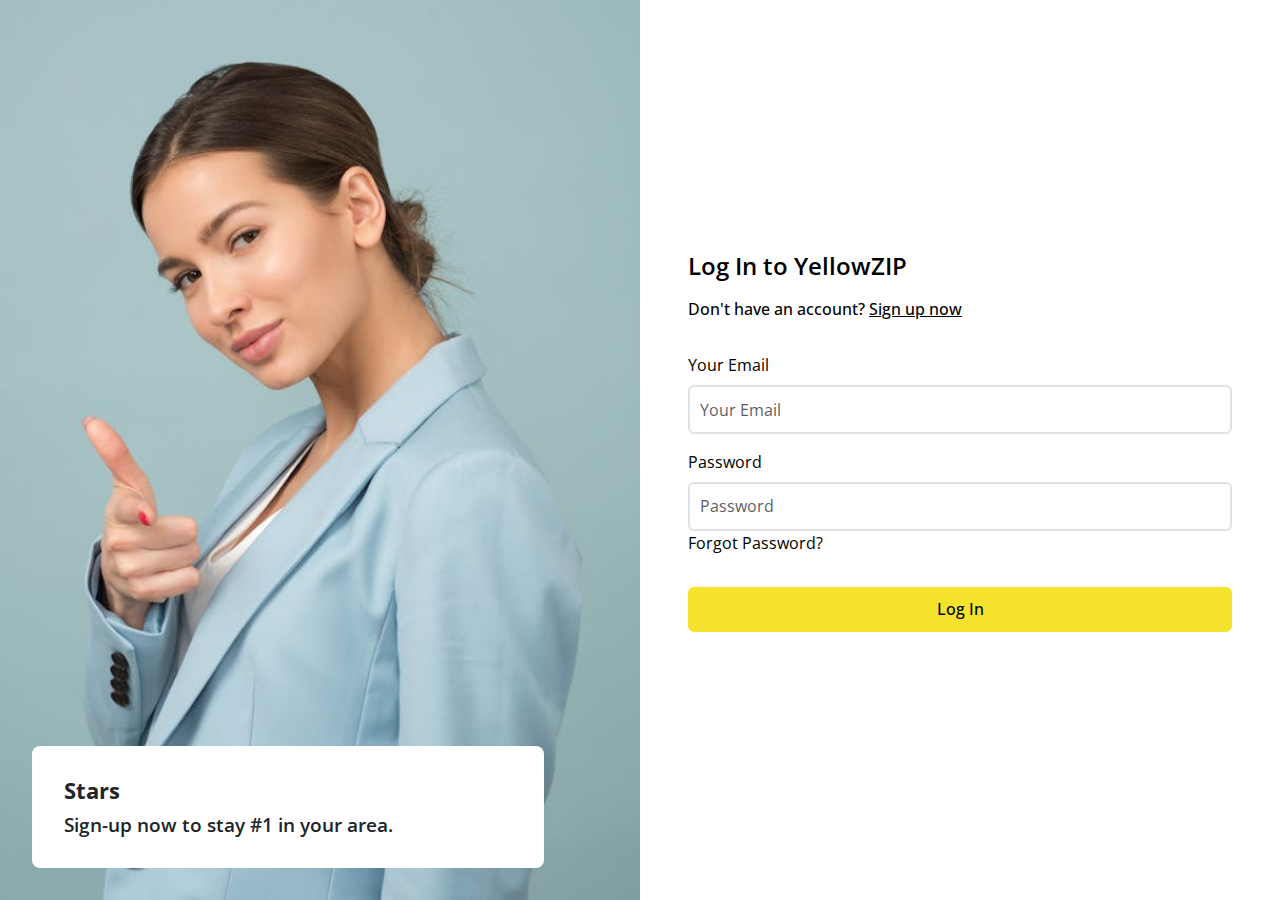
<file: index.html>
<!DOCTYPE html>
<html lang="en">
<head>
    <meta charset="UTF-8">
    <meta name="viewport" content="width=device-width, initial-scale=1.0">
    <title>Login Page</title>
    <link rel='stylesheet' href='https://cdn-uicons.flaticon.com/2.6.0/uicons-regular-straight/css/uicons-regular-straight.css'>
    <link rel="stylesheet" href="https://cdn.jsdelivr.net/npm/swiper@11/swiper-bundle.min.css"/>
    <link rel="stylesheet" href="assets/css/main.css">
</head>
<body>
    <div class="site-wrapper">
        <header class="header"></header><!-- /.header -->
        <main class="main-content">
          <div class="login-section">
            <div class="left-section">
              <div class="left-section-inner">
                <figure>
                  <img src="assets/img/login-page-img.jpg" alt="">
                  <figcaption>
                    <div class="figcaption-inner">
                      <h2>Stars</h2>
                      <h4>Sign-up now to stay #1 in your area.</h4>
                    </div><!-- /.figcaption-inner -->
                  </figcaption>
                </figure>
              </div><!-- /.left-section-inner -->
            </div><!-- /.left-section -->
            <div class="right-section">
              <div class="right-section-inner">
                <!--<div class="close-button">
                  <button><i class="fi fi-rs-circle-xmark"></i></button>
                </div>/.button -->
                <div class="title">
                  <h2>Log In to YellowZIP</h2>
                  <p>Don't have an account? <span><a href="#"><u>Sign up now</u></a></span></p>
                </div><!-- /.title -->
                <div class="form">
                  <div class="mb-3">
                    <label for="exampleFormControlInput1" class="form-label">Your Email</label>
                    <input type="email" class="form-control" id="exampleFormControlInput1" placeholder="Your Email">
                  </div>
                  <div class="mb-3">
                    <label for="exampleFormControlInput1" class="form-label">Password</label>
                    <input type="email" class="form-control" id="exampleFormControlInput1" placeholder="Password">
                    <a href="#">Forgot Password?</a>
                    <button class="btn btn-primary">Log In</button>
                  </div>
                </div><!-- /.form -->
              </div><!-- /.right-section-inner -->
            </div><!-- /.right-section -->
          </div><!-- /.login-section -->
        </main><!-- /.main-content -->
        <footer class="footer"></footer><!-- /.footer -->
    </div><!-- /.site-wrapper -->
    <script src="assets/js/bootstrap.js"></script>
    <script src="https://cdn.jsdelivr.net/npm/swiper@11/swiper-bundle.min.js"></script>
    <script src="assets/js/main.js"></script>
</body>
</html>
</file>
<file: assets/css/main.css>
@charset "UTF-8";
@import url("https://fonts.googleapis.com/css2?family=Open+Sans:ital,wght@0,300..800;1,300..800&display=swap");
@font-face {
  font-family: "icomoon";
  src: url("fonts/icomoon.eot?ldfclq");
  src: url("fonts/icomoon.eot?ldfclq#iefix") format("embedded-opentype"), url("fonts/icomoon.ttf?ldfclq") format("truetype"), url("fonts/icomoon.woff?ldfclq") format("woff"), url("fonts/icomoon.svg?ldfclq#icomoon") format("svg");
  font-weight: normal;
  font-style: normal;
  font-display: block;
}
[class^=icon-], [class*=" icon-"] {
  /* use !important to prevent issues with browser extensions that change fonts */
  font-family: "icomoon" !important;
  speak: never;
  font-style: normal;
  font-weight: normal;
  font-variant: normal;
  text-transform: none;
  line-height: 1;
  /* Better Font Rendering =========== */
  -webkit-font-smoothing: antialiased;
  -moz-osx-font-smoothing: grayscale;
}

.icon-cancel-circle:before {
  content: "\ea0d";
}

/*!
 * Bootstrap  v5.3.3 (https://getbootstrap.com/)
 * Copyright 2011-2024 The Bootstrap Authors
 * Licensed under MIT (https://github.com/twbs/bootstrap/blob/main/LICENSE)
 */
:root,
[data-bs-theme=light] {
  --bs-blue: #0d6efd;
  --bs-indigo: #6610f2;
  --bs-purple: #6f42c1;
  --bs-pink: #d63384;
  --bs-red: #dc3545;
  --bs-orange: #fd7e14;
  --bs-yellow: #ffc107;
  --bs-green: #198754;
  --bs-teal: #20c997;
  --bs-cyan: #0dcaf0;
  --bs-black: #000;
  --bs-white: #fff;
  --bs-gray: #6c757d;
  --bs-gray-dark: #343a40;
  --bs-gray-100: #f8f9fa;
  --bs-gray-200: #e9ecef;
  --bs-gray-300: #dee2e6;
  --bs-gray-400: #ced4da;
  --bs-gray-500: #adb5bd;
  --bs-gray-600: #6c757d;
  --bs-gray-700: #495057;
  --bs-gray-800: #343a40;
  --bs-gray-900: #212529;
  --bs-primary: #0d6efd;
  --bs-secondary: #6c757d;
  --bs-success: #198754;
  --bs-info: #0dcaf0;
  --bs-warning: #ffc107;
  --bs-danger: #dc3545;
  --bs-light: #f8f9fa;
  --bs-dark: #212529;
  --bs-primary-rgb: 13, 110, 253;
  --bs-secondary-rgb: 108, 117, 125;
  --bs-success-rgb: 25, 135, 84;
  --bs-info-rgb: 13, 202, 240;
  --bs-warning-rgb: 255, 193, 7;
  --bs-danger-rgb: 220, 53, 69;
  --bs-light-rgb: 248, 249, 250;
  --bs-dark-rgb: 33, 37, 41;
  --bs-primary-text-emphasis: #052c65;
  --bs-secondary-text-emphasis: #2b2f32;
  --bs-success-text-emphasis: #0a3622;
  --bs-info-text-emphasis: #055160;
  --bs-warning-text-emphasis: #664d03;
  --bs-danger-text-emphasis: #58151c;
  --bs-light-text-emphasis: #495057;
  --bs-dark-text-emphasis: #495057;
  --bs-primary-bg-subtle: #cfe2ff;
  --bs-secondary-bg-subtle: #e2e3e5;
  --bs-success-bg-subtle: #d1e7dd;
  --bs-info-bg-subtle: #cff4fc;
  --bs-warning-bg-subtle: #fff3cd;
  --bs-danger-bg-subtle: #f8d7da;
  --bs-light-bg-subtle: #fcfcfd;
  --bs-dark-bg-subtle: #ced4da;
  --bs-primary-border-subtle: #9ec5fe;
  --bs-secondary-border-subtle: #c4c8cb;
  --bs-success-border-subtle: #a3cfbb;
  --bs-info-border-subtle: #9eeaf9;
  --bs-warning-border-subtle: #ffe69c;
  --bs-danger-border-subtle: #f1aeb5;
  --bs-light-border-subtle: #e9ecef;
  --bs-dark-border-subtle: #adb5bd;
  --bs-white-rgb: 255, 255, 255;
  --bs-black-rgb: 0, 0, 0;
  --bs-font-sans-serif: system-ui, -apple-system, "Segoe UI", Roboto, "Helvetica Neue", "Noto Sans", "Liberation Sans", Arial, sans-serif, "Apple Color Emoji", "Segoe UI Emoji", "Segoe UI Symbol", "Noto Color Emoji";
  --bs-font-monospace: SFMono-Regular, Menlo, Monaco, Consolas, "Liberation Mono", "Courier New", monospace;
  --bs-gradient: linear-gradient(180deg, rgba(255, 255, 255, 0.15), rgba(255, 255, 255, 0));
  --bs-body-font-family: var(--bs-font-sans-serif);
  --bs-body-font-size: 1rem;
  --bs-body-font-weight: 400;
  --bs-body-line-height: 1.5;
  --bs-body-color: #212529;
  --bs-body-color-rgb: 33, 37, 41;
  --bs-body-bg: #fff;
  --bs-body-bg-rgb: 255, 255, 255;
  --bs-emphasis-color: #000;
  --bs-emphasis-color-rgb: 0, 0, 0;
  --bs-secondary-color: rgba(33, 37, 41, 0.75);
  --bs-secondary-color-rgb: 33, 37, 41;
  --bs-secondary-bg: #e9ecef;
  --bs-secondary-bg-rgb: 233, 236, 239;
  --bs-tertiary-color: rgba(33, 37, 41, 0.5);
  --bs-tertiary-color-rgb: 33, 37, 41;
  --bs-tertiary-bg: #f8f9fa;
  --bs-tertiary-bg-rgb: 248, 249, 250;
  --bs-heading-color: inherit;
  --bs-link-color: #0d6efd;
  --bs-link-color-rgb: 13, 110, 253;
  --bs-link-decoration: underline;
  --bs-link-hover-color: #0a58ca;
  --bs-link-hover-color-rgb: 10, 88, 202;
  --bs-code-color: #d63384;
  --bs-highlight-color: #212529;
  --bs-highlight-bg: #fff3cd;
  --bs-border-width: 1px;
  --bs-border-style: solid;
  --bs-border-color: #dee2e6;
  --bs-border-color-translucent: rgba(0, 0, 0, 0.175);
  --bs-border-radius: 0.375rem;
  --bs-border-radius-sm: 0.25rem;
  --bs-border-radius-lg: 0.5rem;
  --bs-border-radius-xl: 1rem;
  --bs-border-radius-xxl: 2rem;
  --bs-border-radius-2xl: var(--bs-border-radius-xxl);
  --bs-border-radius-pill: 50rem;
  --bs-box-shadow: 0 0.5rem 1rem rgba(0, 0, 0, 0.15);
  --bs-box-shadow-sm: 0 0.125rem 0.25rem rgba(0, 0, 0, 0.075);
  --bs-box-shadow-lg: 0 1rem 3rem rgba(0, 0, 0, 0.175);
  --bs-box-shadow-inset: inset 0 1px 2px rgba(0, 0, 0, 0.075);
  --bs-focus-ring-width: 0.25rem;
  --bs-focus-ring-opacity: 0.25;
  --bs-focus-ring-color: rgba(13, 110, 253, 0.25);
  --bs-form-valid-color: #198754;
  --bs-form-valid-border-color: #198754;
  --bs-form-invalid-color: #dc3545;
  --bs-form-invalid-border-color: #dc3545;
}

[data-bs-theme=dark] {
  color-scheme: dark;
  --bs-body-color: #dee2e6;
  --bs-body-color-rgb: 222, 226, 230;
  --bs-body-bg: #212529;
  --bs-body-bg-rgb: 33, 37, 41;
  --bs-emphasis-color: #fff;
  --bs-emphasis-color-rgb: 255, 255, 255;
  --bs-secondary-color: rgba(222, 226, 230, 0.75);
  --bs-secondary-color-rgb: 222, 226, 230;
  --bs-secondary-bg: #343a40;
  --bs-secondary-bg-rgb: 52, 58, 64;
  --bs-tertiary-color: rgba(222, 226, 230, 0.5);
  --bs-tertiary-color-rgb: 222, 226, 230;
  --bs-tertiary-bg: #2b3035;
  --bs-tertiary-bg-rgb: 43, 48, 53;
  --bs-primary-text-emphasis: #6ea8fe;
  --bs-secondary-text-emphasis: #a7acb1;
  --bs-success-text-emphasis: #75b798;
  --bs-info-text-emphasis: #6edff6;
  --bs-warning-text-emphasis: #ffda6a;
  --bs-danger-text-emphasis: #ea868f;
  --bs-light-text-emphasis: #f8f9fa;
  --bs-dark-text-emphasis: #dee2e6;
  --bs-primary-bg-subtle: #031633;
  --bs-secondary-bg-subtle: #161719;
  --bs-success-bg-subtle: #051b11;
  --bs-info-bg-subtle: #032830;
  --bs-warning-bg-subtle: #332701;
  --bs-danger-bg-subtle: #2c0b0e;
  --bs-light-bg-subtle: #343a40;
  --bs-dark-bg-subtle: #1a1d20;
  --bs-primary-border-subtle: #084298;
  --bs-secondary-border-subtle: #41464b;
  --bs-success-border-subtle: #0f5132;
  --bs-info-border-subtle: #087990;
  --bs-warning-border-subtle: #997404;
  --bs-danger-border-subtle: #842029;
  --bs-light-border-subtle: #495057;
  --bs-dark-border-subtle: #343a40;
  --bs-heading-color: inherit;
  --bs-link-color: #6ea8fe;
  --bs-link-hover-color: #8bb9fe;
  --bs-link-color-rgb: 110, 168, 254;
  --bs-link-hover-color-rgb: 139, 185, 254;
  --bs-code-color: #e685b5;
  --bs-highlight-color: #dee2e6;
  --bs-highlight-bg: #664d03;
  --bs-border-color: #495057;
  --bs-border-color-translucent: rgba(255, 255, 255, 0.15);
  --bs-form-valid-color: #75b798;
  --bs-form-valid-border-color: #75b798;
  --bs-form-invalid-color: #ea868f;
  --bs-form-invalid-border-color: #ea868f;
}

*,
*::before,
*::after {
  box-sizing: border-box;
}

@media (prefers-reduced-motion: no-preference) {
  :root {
    scroll-behavior: smooth;
  }
}

body {
  margin: 0;
  font-family: var(--bs-body-font-family);
  font-size: var(--bs-body-font-size);
  font-weight: var(--bs-body-font-weight);
  line-height: var(--bs-body-line-height);
  color: var(--bs-body-color);
  text-align: var(--bs-body-text-align);
  background-color: var(--bs-body-bg);
  -webkit-text-size-adjust: 100%;
  -webkit-tap-highlight-color: rgba(0, 0, 0, 0);
}

hr {
  margin: 1rem 0;
  color: inherit;
  border: 0;
  border-top: var(--bs-border-width) solid;
  opacity: 0.25;
}

h6, .h6, h5, .h5, h4, .h4, h3, .h3, h2, .h2, h1, .h1 {
  margin-top: 0;
  margin-bottom: 0.5rem;
  font-weight: 500;
  line-height: 1.2;
  color: var(--bs-heading-color);
}

h1, .h1 {
  font-size: calc(1.375rem + 1.5vw);
}
@media (min-width: 1200px) {
  h1, .h1 {
    font-size: 2.5rem;
  }
}

h2, .h2 {
  font-size: calc(1.325rem + 0.9vw);
}
@media (min-width: 1200px) {
  h2, .h2 {
    font-size: 2rem;
  }
}

h3, .h3 {
  font-size: calc(1.3rem + 0.6vw);
}
@media (min-width: 1200px) {
  h3, .h3 {
    font-size: 1.75rem;
  }
}

h4, .h4 {
  font-size: calc(1.275rem + 0.3vw);
}
@media (min-width: 1200px) {
  h4, .h4 {
    font-size: 1.5rem;
  }
}

h5, .h5 {
  font-size: 1.25rem;
}

h6, .h6 {
  font-size: 1rem;
}

p {
  margin-top: 0;
  margin-bottom: 1rem;
}

abbr[title] {
  -webkit-text-decoration: underline dotted;
          text-decoration: underline dotted;
  cursor: help;
  -webkit-text-decoration-skip-ink: none;
          text-decoration-skip-ink: none;
}

address {
  margin-bottom: 1rem;
  font-style: normal;
  line-height: inherit;
}

ol,
ul {
  padding-left: 2rem;
}

ol,
ul,
dl {
  margin-top: 0;
  margin-bottom: 1rem;
}

ol ol,
ul ul,
ol ul,
ul ol {
  margin-bottom: 0;
}

dt {
  font-weight: 700;
}

dd {
  margin-bottom: 0.5rem;
  margin-left: 0;
}

blockquote {
  margin: 0 0 1rem;
}

b,
strong {
  font-weight: bolder;
}

small, .small {
  font-size: 0.875em;
}

mark, .mark {
  padding: 0.1875em;
  color: var(--bs-highlight-color);
  background-color: var(--bs-highlight-bg);
}

sub,
sup {
  position: relative;
  font-size: 0.75em;
  line-height: 0;
  vertical-align: baseline;
}

sub {
  bottom: -0.25em;
}

sup {
  top: -0.5em;
}

a {
  color: rgba(var(--bs-link-color-rgb), var(--bs-link-opacity, 1));
  text-decoration: underline;
}
a:hover {
  --bs-link-color-rgb: var(--bs-link-hover-color-rgb);
}

a:not([href]):not([class]), a:not([href]):not([class]):hover {
  color: inherit;
  text-decoration: none;
}

pre,
code,
kbd,
samp {
  font-family: var(--bs-font-monospace);
  font-size: 1em;
}

pre {
  display: block;
  margin-top: 0;
  margin-bottom: 1rem;
  overflow: auto;
  font-size: 0.875em;
}
pre code {
  font-size: inherit;
  color: inherit;
  word-break: normal;
}

code {
  font-size: 0.875em;
  color: var(--bs-code-color);
  word-wrap: break-word;
}
a > code {
  color: inherit;
}

kbd {
  padding: 0.1875rem 0.375rem;
  font-size: 0.875em;
  color: var(--bs-body-bg);
  background-color: var(--bs-body-color);
  border-radius: 0.25rem;
}
kbd kbd {
  padding: 0;
  font-size: 1em;
}

figure {
  margin: 0 0 1rem;
}

img,
svg {
  vertical-align: middle;
}

table {
  caption-side: bottom;
  border-collapse: collapse;
}

caption {
  padding-top: 0.5rem;
  padding-bottom: 0.5rem;
  color: var(--bs-secondary-color);
  text-align: left;
}

th {
  text-align: inherit;
  text-align: -webkit-match-parent;
}

thead,
tbody,
tfoot,
tr,
td,
th {
  border-color: inherit;
  border-style: solid;
  border-width: 0;
}

label {
  display: inline-block;
}

button {
  border-radius: 0;
}

button:focus:not(:focus-visible) {
  outline: 0;
}

input,
button,
select,
optgroup,
textarea {
  margin: 0;
  font-family: inherit;
  font-size: inherit;
  line-height: inherit;
}

button,
select {
  text-transform: none;
}

[role=button] {
  cursor: pointer;
}

select {
  word-wrap: normal;
}
select:disabled {
  opacity: 1;
}

[list]:not([type=date]):not([type=datetime-local]):not([type=month]):not([type=week]):not([type=time])::-webkit-calendar-picker-indicator {
  display: none !important;
}

button,
[type=button],
[type=reset],
[type=submit] {
  -webkit-appearance: button;
}
button:not(:disabled),
[type=button]:not(:disabled),
[type=reset]:not(:disabled),
[type=submit]:not(:disabled) {
  cursor: pointer;
}

::-moz-focus-inner {
  padding: 0;
  border-style: none;
}

textarea {
  resize: vertical;
}

fieldset {
  min-width: 0;
  padding: 0;
  margin: 0;
  border: 0;
}

legend {
  float: left;
  width: 100%;
  padding: 0;
  margin-bottom: 0.5rem;
  font-size: calc(1.275rem + 0.3vw);
  line-height: inherit;
}
@media (min-width: 1200px) {
  legend {
    font-size: 1.5rem;
  }
}
legend + * {
  clear: left;
}

::-webkit-datetime-edit-fields-wrapper,
::-webkit-datetime-edit-text,
::-webkit-datetime-edit-minute,
::-webkit-datetime-edit-hour-field,
::-webkit-datetime-edit-day-field,
::-webkit-datetime-edit-month-field,
::-webkit-datetime-edit-year-field {
  padding: 0;
}

::-webkit-inner-spin-button {
  height: auto;
}

[type=search] {
  -webkit-appearance: textfield;
  outline-offset: -2px;
}

/* rtl:raw:
[type="tel"],
[type="url"],
[type="email"],
[type="number"] {
  direction: ltr;
}
*/
::-webkit-search-decoration {
  -webkit-appearance: none;
}

::-webkit-color-swatch-wrapper {
  padding: 0;
}

::file-selector-button {
  font: inherit;
  -webkit-appearance: button;
}

output {
  display: inline-block;
}

iframe {
  border: 0;
}

summary {
  display: list-item;
  cursor: pointer;
}

progress {
  vertical-align: baseline;
}

[hidden] {
  display: none !important;
}

.lead {
  font-size: 1.25rem;
  font-weight: 300;
}

.display-1 {
  font-size: calc(1.625rem + 4.5vw);
  font-weight: 300;
  line-height: 1.2;
}
@media (min-width: 1200px) {
  .display-1 {
    font-size: 5rem;
  }
}

.display-2 {
  font-size: calc(1.575rem + 3.9vw);
  font-weight: 300;
  line-height: 1.2;
}
@media (min-width: 1200px) {
  .display-2 {
    font-size: 4.5rem;
  }
}

.display-3 {
  font-size: calc(1.525rem + 3.3vw);
  font-weight: 300;
  line-height: 1.2;
}
@media (min-width: 1200px) {
  .display-3 {
    font-size: 4rem;
  }
}

.display-4 {
  font-size: calc(1.475rem + 2.7vw);
  font-weight: 300;
  line-height: 1.2;
}
@media (min-width: 1200px) {
  .display-4 {
    font-size: 3.5rem;
  }
}

.display-5 {
  font-size: calc(1.425rem + 2.1vw);
  font-weight: 300;
  line-height: 1.2;
}
@media (min-width: 1200px) {
  .display-5 {
    font-size: 3rem;
  }
}

.display-6 {
  font-size: calc(1.375rem + 1.5vw);
  font-weight: 300;
  line-height: 1.2;
}
@media (min-width: 1200px) {
  .display-6 {
    font-size: 2.5rem;
  }
}

.list-unstyled {
  padding-left: 0;
  list-style: none;
}

.list-inline {
  padding-left: 0;
  list-style: none;
}

.list-inline-item {
  display: inline-block;
}
.list-inline-item:not(:last-child) {
  margin-right: 0.5rem;
}

.initialism {
  font-size: 0.875em;
  text-transform: uppercase;
}

.blockquote {
  margin-bottom: 1rem;
  font-size: 1.25rem;
}
.blockquote > :last-child {
  margin-bottom: 0;
}

.blockquote-footer {
  margin-top: -1rem;
  margin-bottom: 1rem;
  font-size: 0.875em;
  color: #6c757d;
}
.blockquote-footer::before {
  content: "— ";
}

.img-fluid {
  max-width: 100%;
  height: auto;
}

.img-thumbnail {
  padding: 0.25rem;
  background-color: var(--bs-body-bg);
  border: var(--bs-border-width) solid var(--bs-border-color);
  border-radius: var(--bs-border-radius);
  max-width: 100%;
  height: auto;
}

.figure {
  display: inline-block;
}

.figure-img {
  margin-bottom: 0.5rem;
  line-height: 1;
}

.figure-caption {
  font-size: 0.875em;
  color: var(--bs-secondary-color);
}

.container,
.container-fluid,
.container-xxl,
.container-xl,
.container-lg,
.container-md,
.container-sm {
  --bs-gutter-x: 1.5rem;
  --bs-gutter-y: 0;
  width: 100%;
  padding-right: calc(var(--bs-gutter-x) * 0.5);
  padding-left: calc(var(--bs-gutter-x) * 0.5);
  margin-right: auto;
  margin-left: auto;
}

@media (min-width: 576px) {
  .container-sm, .container {
    max-width: 540px;
  }
}
@media (min-width: 768px) {
  .container-md, .container-sm, .container {
    max-width: 720px;
  }
}
@media (min-width: 992px) {
  .container-lg, .container-md, .container-sm, .container {
    max-width: 960px;
  }
}
@media (min-width: 1200px) {
  .container-xl, .container-lg, .container-md, .container-sm, .container {
    max-width: 1140px;
  }
}
@media (min-width: 1400px) {
  .container-xxl, .container-xl, .container-lg, .container-md, .container-sm, .container {
    max-width: 1320px;
  }
}
:root {
  --bs-breakpoint-xs: 0;
  --bs-breakpoint-sm: 576px;
  --bs-breakpoint-md: 768px;
  --bs-breakpoint-lg: 992px;
  --bs-breakpoint-xl: 1200px;
  --bs-breakpoint-xxl: 1400px;
}

.row {
  --bs-gutter-x: 1.5rem;
  --bs-gutter-y: 0;
  display: flex;
  flex-wrap: wrap;
  margin-top: calc(-1 * var(--bs-gutter-y));
  margin-right: calc(-0.5 * var(--bs-gutter-x));
  margin-left: calc(-0.5 * var(--bs-gutter-x));
}
.row > * {
  flex-shrink: 0;
  width: 100%;
  max-width: 100%;
  padding-right: calc(var(--bs-gutter-x) * 0.5);
  padding-left: calc(var(--bs-gutter-x) * 0.5);
  margin-top: var(--bs-gutter-y);
}

.col {
  flex: 1 0 0%;
}

.row-cols-auto > * {
  flex: 0 0 auto;
  width: auto;
}

.row-cols-1 > * {
  flex: 0 0 auto;
  width: 100%;
}

.row-cols-2 > * {
  flex: 0 0 auto;
  width: 50%;
}

.row-cols-3 > * {
  flex: 0 0 auto;
  width: 33.33333333%;
}

.row-cols-4 > * {
  flex: 0 0 auto;
  width: 25%;
}

.row-cols-5 > * {
  flex: 0 0 auto;
  width: 20%;
}

.row-cols-6 > * {
  flex: 0 0 auto;
  width: 16.66666667%;
}

.col-auto {
  flex: 0 0 auto;
  width: auto;
}

.col-1 {
  flex: 0 0 auto;
  width: 8.33333333%;
}

.col-2 {
  flex: 0 0 auto;
  width: 16.66666667%;
}

.col-3 {
  flex: 0 0 auto;
  width: 25%;
}

.col-4 {
  flex: 0 0 auto;
  width: 33.33333333%;
}

.col-5 {
  flex: 0 0 auto;
  width: 41.66666667%;
}

.col-6 {
  flex: 0 0 auto;
  width: 50%;
}

.col-7 {
  flex: 0 0 auto;
  width: 58.33333333%;
}

.col-8 {
  flex: 0 0 auto;
  width: 66.66666667%;
}

.col-9 {
  flex: 0 0 auto;
  width: 75%;
}

.col-10 {
  flex: 0 0 auto;
  width: 83.33333333%;
}

.col-11 {
  flex: 0 0 auto;
  width: 91.66666667%;
}

.col-12 {
  flex: 0 0 auto;
  width: 100%;
}

.offset-1 {
  margin-left: 8.33333333%;
}

.offset-2 {
  margin-left: 16.66666667%;
}

.offset-3 {
  margin-left: 25%;
}

.offset-4 {
  margin-left: 33.33333333%;
}

.offset-5 {
  margin-left: 41.66666667%;
}

.offset-6 {
  margin-left: 50%;
}

.offset-7 {
  margin-left: 58.33333333%;
}

.offset-8 {
  margin-left: 66.66666667%;
}

.offset-9 {
  margin-left: 75%;
}

.offset-10 {
  margin-left: 83.33333333%;
}

.offset-11 {
  margin-left: 91.66666667%;
}

.g-0,
.gx-0 {
  --bs-gutter-x: 0;
}

.g-0,
.gy-0 {
  --bs-gutter-y: 0;
}

.g-1,
.gx-1 {
  --bs-gutter-x: 0.25rem;
}

.g-1,
.gy-1 {
  --bs-gutter-y: 0.25rem;
}

.g-2,
.gx-2 {
  --bs-gutter-x: 0.5rem;
}

.g-2,
.gy-2 {
  --bs-gutter-y: 0.5rem;
}

.g-3,
.gx-3 {
  --bs-gutter-x: 1rem;
}

.g-3,
.gy-3 {
  --bs-gutter-y: 1rem;
}

.g-4,
.gx-4 {
  --bs-gutter-x: 1.5rem;
}

.g-4,
.gy-4 {
  --bs-gutter-y: 1.5rem;
}

.g-5,
.gx-5 {
  --bs-gutter-x: 3rem;
}

.g-5,
.gy-5 {
  --bs-gutter-y: 3rem;
}

@media (min-width: 576px) {
  .col-sm {
    flex: 1 0 0%;
  }
  .row-cols-sm-auto > * {
    flex: 0 0 auto;
    width: auto;
  }
  .row-cols-sm-1 > * {
    flex: 0 0 auto;
    width: 100%;
  }
  .row-cols-sm-2 > * {
    flex: 0 0 auto;
    width: 50%;
  }
  .row-cols-sm-3 > * {
    flex: 0 0 auto;
    width: 33.33333333%;
  }
  .row-cols-sm-4 > * {
    flex: 0 0 auto;
    width: 25%;
  }
  .row-cols-sm-5 > * {
    flex: 0 0 auto;
    width: 20%;
  }
  .row-cols-sm-6 > * {
    flex: 0 0 auto;
    width: 16.66666667%;
  }
  .col-sm-auto {
    flex: 0 0 auto;
    width: auto;
  }
  .col-sm-1 {
    flex: 0 0 auto;
    width: 8.33333333%;
  }
  .col-sm-2 {
    flex: 0 0 auto;
    width: 16.66666667%;
  }
  .col-sm-3 {
    flex: 0 0 auto;
    width: 25%;
  }
  .col-sm-4 {
    flex: 0 0 auto;
    width: 33.33333333%;
  }
  .col-sm-5 {
    flex: 0 0 auto;
    width: 41.66666667%;
  }
  .col-sm-6 {
    flex: 0 0 auto;
    width: 50%;
  }
  .col-sm-7 {
    flex: 0 0 auto;
    width: 58.33333333%;
  }
  .col-sm-8 {
    flex: 0 0 auto;
    width: 66.66666667%;
  }
  .col-sm-9 {
    flex: 0 0 auto;
    width: 75%;
  }
  .col-sm-10 {
    flex: 0 0 auto;
    width: 83.33333333%;
  }
  .col-sm-11 {
    flex: 0 0 auto;
    width: 91.66666667%;
  }
  .col-sm-12 {
    flex: 0 0 auto;
    width: 100%;
  }
  .offset-sm-0 {
    margin-left: 0;
  }
  .offset-sm-1 {
    margin-left: 8.33333333%;
  }
  .offset-sm-2 {
    margin-left: 16.66666667%;
  }
  .offset-sm-3 {
    margin-left: 25%;
  }
  .offset-sm-4 {
    margin-left: 33.33333333%;
  }
  .offset-sm-5 {
    margin-left: 41.66666667%;
  }
  .offset-sm-6 {
    margin-left: 50%;
  }
  .offset-sm-7 {
    margin-left: 58.33333333%;
  }
  .offset-sm-8 {
    margin-left: 66.66666667%;
  }
  .offset-sm-9 {
    margin-left: 75%;
  }
  .offset-sm-10 {
    margin-left: 83.33333333%;
  }
  .offset-sm-11 {
    margin-left: 91.66666667%;
  }
  .g-sm-0,
  .gx-sm-0 {
    --bs-gutter-x: 0;
  }
  .g-sm-0,
  .gy-sm-0 {
    --bs-gutter-y: 0;
  }
  .g-sm-1,
  .gx-sm-1 {
    --bs-gutter-x: 0.25rem;
  }
  .g-sm-1,
  .gy-sm-1 {
    --bs-gutter-y: 0.25rem;
  }
  .g-sm-2,
  .gx-sm-2 {
    --bs-gutter-x: 0.5rem;
  }
  .g-sm-2,
  .gy-sm-2 {
    --bs-gutter-y: 0.5rem;
  }
  .g-sm-3,
  .gx-sm-3 {
    --bs-gutter-x: 1rem;
  }
  .g-sm-3,
  .gy-sm-3 {
    --bs-gutter-y: 1rem;
  }
  .g-sm-4,
  .gx-sm-4 {
    --bs-gutter-x: 1.5rem;
  }
  .g-sm-4,
  .gy-sm-4 {
    --bs-gutter-y: 1.5rem;
  }
  .g-sm-5,
  .gx-sm-5 {
    --bs-gutter-x: 3rem;
  }
  .g-sm-5,
  .gy-sm-5 {
    --bs-gutter-y: 3rem;
  }
}
@media (min-width: 768px) {
  .col-md {
    flex: 1 0 0%;
  }
  .row-cols-md-auto > * {
    flex: 0 0 auto;
    width: auto;
  }
  .row-cols-md-1 > * {
    flex: 0 0 auto;
    width: 100%;
  }
  .row-cols-md-2 > * {
    flex: 0 0 auto;
    width: 50%;
  }
  .row-cols-md-3 > * {
    flex: 0 0 auto;
    width: 33.33333333%;
  }
  .row-cols-md-4 > * {
    flex: 0 0 auto;
    width: 25%;
  }
  .row-cols-md-5 > * {
    flex: 0 0 auto;
    width: 20%;
  }
  .row-cols-md-6 > * {
    flex: 0 0 auto;
    width: 16.66666667%;
  }
  .col-md-auto {
    flex: 0 0 auto;
    width: auto;
  }
  .col-md-1 {
    flex: 0 0 auto;
    width: 8.33333333%;
  }
  .col-md-2 {
    flex: 0 0 auto;
    width: 16.66666667%;
  }
  .col-md-3 {
    flex: 0 0 auto;
    width: 25%;
  }
  .col-md-4 {
    flex: 0 0 auto;
    width: 33.33333333%;
  }
  .col-md-5 {
    flex: 0 0 auto;
    width: 41.66666667%;
  }
  .col-md-6 {
    flex: 0 0 auto;
    width: 50%;
  }
  .col-md-7 {
    flex: 0 0 auto;
    width: 58.33333333%;
  }
  .col-md-8 {
    flex: 0 0 auto;
    width: 66.66666667%;
  }
  .col-md-9 {
    flex: 0 0 auto;
    width: 75%;
  }
  .col-md-10 {
    flex: 0 0 auto;
    width: 83.33333333%;
  }
  .col-md-11 {
    flex: 0 0 auto;
    width: 91.66666667%;
  }
  .col-md-12 {
    flex: 0 0 auto;
    width: 100%;
  }
  .offset-md-0 {
    margin-left: 0;
  }
  .offset-md-1 {
    margin-left: 8.33333333%;
  }
  .offset-md-2 {
    margin-left: 16.66666667%;
  }
  .offset-md-3 {
    margin-left: 25%;
  }
  .offset-md-4 {
    margin-left: 33.33333333%;
  }
  .offset-md-5 {
    margin-left: 41.66666667%;
  }
  .offset-md-6 {
    margin-left: 50%;
  }
  .offset-md-7 {
    margin-left: 58.33333333%;
  }
  .offset-md-8 {
    margin-left: 66.66666667%;
  }
  .offset-md-9 {
    margin-left: 75%;
  }
  .offset-md-10 {
    margin-left: 83.33333333%;
  }
  .offset-md-11 {
    margin-left: 91.66666667%;
  }
  .g-md-0,
  .gx-md-0 {
    --bs-gutter-x: 0;
  }
  .g-md-0,
  .gy-md-0 {
    --bs-gutter-y: 0;
  }
  .g-md-1,
  .gx-md-1 {
    --bs-gutter-x: 0.25rem;
  }
  .g-md-1,
  .gy-md-1 {
    --bs-gutter-y: 0.25rem;
  }
  .g-md-2,
  .gx-md-2 {
    --bs-gutter-x: 0.5rem;
  }
  .g-md-2,
  .gy-md-2 {
    --bs-gutter-y: 0.5rem;
  }
  .g-md-3,
  .gx-md-3 {
    --bs-gutter-x: 1rem;
  }
  .g-md-3,
  .gy-md-3 {
    --bs-gutter-y: 1rem;
  }
  .g-md-4,
  .gx-md-4 {
    --bs-gutter-x: 1.5rem;
  }
  .g-md-4,
  .gy-md-4 {
    --bs-gutter-y: 1.5rem;
  }
  .g-md-5,
  .gx-md-5 {
    --bs-gutter-x: 3rem;
  }
  .g-md-5,
  .gy-md-5 {
    --bs-gutter-y: 3rem;
  }
}
@media (min-width: 992px) {
  .col-lg {
    flex: 1 0 0%;
  }
  .row-cols-lg-auto > * {
    flex: 0 0 auto;
    width: auto;
  }
  .row-cols-lg-1 > * {
    flex: 0 0 auto;
    width: 100%;
  }
  .row-cols-lg-2 > * {
    flex: 0 0 auto;
    width: 50%;
  }
  .row-cols-lg-3 > * {
    flex: 0 0 auto;
    width: 33.33333333%;
  }
  .row-cols-lg-4 > * {
    flex: 0 0 auto;
    width: 25%;
  }
  .row-cols-lg-5 > * {
    flex: 0 0 auto;
    width: 20%;
  }
  .row-cols-lg-6 > * {
    flex: 0 0 auto;
    width: 16.66666667%;
  }
  .col-lg-auto {
    flex: 0 0 auto;
    width: auto;
  }
  .col-lg-1 {
    flex: 0 0 auto;
    width: 8.33333333%;
  }
  .col-lg-2 {
    flex: 0 0 auto;
    width: 16.66666667%;
  }
  .col-lg-3 {
    flex: 0 0 auto;
    width: 25%;
  }
  .col-lg-4 {
    flex: 0 0 auto;
    width: 33.33333333%;
  }
  .col-lg-5 {
    flex: 0 0 auto;
    width: 41.66666667%;
  }
  .col-lg-6 {
    flex: 0 0 auto;
    width: 50%;
  }
  .col-lg-7 {
    flex: 0 0 auto;
    width: 58.33333333%;
  }
  .col-lg-8 {
    flex: 0 0 auto;
    width: 66.66666667%;
  }
  .col-lg-9 {
    flex: 0 0 auto;
    width: 75%;
  }
  .col-lg-10 {
    flex: 0 0 auto;
    width: 83.33333333%;
  }
  .col-lg-11 {
    flex: 0 0 auto;
    width: 91.66666667%;
  }
  .col-lg-12 {
    flex: 0 0 auto;
    width: 100%;
  }
  .offset-lg-0 {
    margin-left: 0;
  }
  .offset-lg-1 {
    margin-left: 8.33333333%;
  }
  .offset-lg-2 {
    margin-left: 16.66666667%;
  }
  .offset-lg-3 {
    margin-left: 25%;
  }
  .offset-lg-4 {
    margin-left: 33.33333333%;
  }
  .offset-lg-5 {
    margin-left: 41.66666667%;
  }
  .offset-lg-6 {
    margin-left: 50%;
  }
  .offset-lg-7 {
    margin-left: 58.33333333%;
  }
  .offset-lg-8 {
    margin-left: 66.66666667%;
  }
  .offset-lg-9 {
    margin-left: 75%;
  }
  .offset-lg-10 {
    margin-left: 83.33333333%;
  }
  .offset-lg-11 {
    margin-left: 91.66666667%;
  }
  .g-lg-0,
  .gx-lg-0 {
    --bs-gutter-x: 0;
  }
  .g-lg-0,
  .gy-lg-0 {
    --bs-gutter-y: 0;
  }
  .g-lg-1,
  .gx-lg-1 {
    --bs-gutter-x: 0.25rem;
  }
  .g-lg-1,
  .gy-lg-1 {
    --bs-gutter-y: 0.25rem;
  }
  .g-lg-2,
  .gx-lg-2 {
    --bs-gutter-x: 0.5rem;
  }
  .g-lg-2,
  .gy-lg-2 {
    --bs-gutter-y: 0.5rem;
  }
  .g-lg-3,
  .gx-lg-3 {
    --bs-gutter-x: 1rem;
  }
  .g-lg-3,
  .gy-lg-3 {
    --bs-gutter-y: 1rem;
  }
  .g-lg-4,
  .gx-lg-4 {
    --bs-gutter-x: 1.5rem;
  }
  .g-lg-4,
  .gy-lg-4 {
    --bs-gutter-y: 1.5rem;
  }
  .g-lg-5,
  .gx-lg-5 {
    --bs-gutter-x: 3rem;
  }
  .g-lg-5,
  .gy-lg-5 {
    --bs-gutter-y: 3rem;
  }
}
@media (min-width: 1200px) {
  .col-xl {
    flex: 1 0 0%;
  }
  .row-cols-xl-auto > * {
    flex: 0 0 auto;
    width: auto;
  }
  .row-cols-xl-1 > * {
    flex: 0 0 auto;
    width: 100%;
  }
  .row-cols-xl-2 > * {
    flex: 0 0 auto;
    width: 50%;
  }
  .row-cols-xl-3 > * {
    flex: 0 0 auto;
    width: 33.33333333%;
  }
  .row-cols-xl-4 > * {
    flex: 0 0 auto;
    width: 25%;
  }
  .row-cols-xl-5 > * {
    flex: 0 0 auto;
    width: 20%;
  }
  .row-cols-xl-6 > * {
    flex: 0 0 auto;
    width: 16.66666667%;
  }
  .col-xl-auto {
    flex: 0 0 auto;
    width: auto;
  }
  .col-xl-1 {
    flex: 0 0 auto;
    width: 8.33333333%;
  }
  .col-xl-2 {
    flex: 0 0 auto;
    width: 16.66666667%;
  }
  .col-xl-3 {
    flex: 0 0 auto;
    width: 25%;
  }
  .col-xl-4 {
    flex: 0 0 auto;
    width: 33.33333333%;
  }
  .col-xl-5 {
    flex: 0 0 auto;
    width: 41.66666667%;
  }
  .col-xl-6 {
    flex: 0 0 auto;
    width: 50%;
  }
  .col-xl-7 {
    flex: 0 0 auto;
    width: 58.33333333%;
  }
  .col-xl-8 {
    flex: 0 0 auto;
    width: 66.66666667%;
  }
  .col-xl-9 {
    flex: 0 0 auto;
    width: 75%;
  }
  .col-xl-10 {
    flex: 0 0 auto;
    width: 83.33333333%;
  }
  .col-xl-11 {
    flex: 0 0 auto;
    width: 91.66666667%;
  }
  .col-xl-12 {
    flex: 0 0 auto;
    width: 100%;
  }
  .offset-xl-0 {
    margin-left: 0;
  }
  .offset-xl-1 {
    margin-left: 8.33333333%;
  }
  .offset-xl-2 {
    margin-left: 16.66666667%;
  }
  .offset-xl-3 {
    margin-left: 25%;
  }
  .offset-xl-4 {
    margin-left: 33.33333333%;
  }
  .offset-xl-5 {
    margin-left: 41.66666667%;
  }
  .offset-xl-6 {
    margin-left: 50%;
  }
  .offset-xl-7 {
    margin-left: 58.33333333%;
  }
  .offset-xl-8 {
    margin-left: 66.66666667%;
  }
  .offset-xl-9 {
    margin-left: 75%;
  }
  .offset-xl-10 {
    margin-left: 83.33333333%;
  }
  .offset-xl-11 {
    margin-left: 91.66666667%;
  }
  .g-xl-0,
  .gx-xl-0 {
    --bs-gutter-x: 0;
  }
  .g-xl-0,
  .gy-xl-0 {
    --bs-gutter-y: 0;
  }
  .g-xl-1,
  .gx-xl-1 {
    --bs-gutter-x: 0.25rem;
  }
  .g-xl-1,
  .gy-xl-1 {
    --bs-gutter-y: 0.25rem;
  }
  .g-xl-2,
  .gx-xl-2 {
    --bs-gutter-x: 0.5rem;
  }
  .g-xl-2,
  .gy-xl-2 {
    --bs-gutter-y: 0.5rem;
  }
  .g-xl-3,
  .gx-xl-3 {
    --bs-gutter-x: 1rem;
  }
  .g-xl-3,
  .gy-xl-3 {
    --bs-gutter-y: 1rem;
  }
  .g-xl-4,
  .gx-xl-4 {
    --bs-gutter-x: 1.5rem;
  }
  .g-xl-4,
  .gy-xl-4 {
    --bs-gutter-y: 1.5rem;
  }
  .g-xl-5,
  .gx-xl-5 {
    --bs-gutter-x: 3rem;
  }
  .g-xl-5,
  .gy-xl-5 {
    --bs-gutter-y: 3rem;
  }
}
@media (min-width: 1400px) {
  .col-xxl {
    flex: 1 0 0%;
  }
  .row-cols-xxl-auto > * {
    flex: 0 0 auto;
    width: auto;
  }
  .row-cols-xxl-1 > * {
    flex: 0 0 auto;
    width: 100%;
  }
  .row-cols-xxl-2 > * {
    flex: 0 0 auto;
    width: 50%;
  }
  .row-cols-xxl-3 > * {
    flex: 0 0 auto;
    width: 33.33333333%;
  }
  .row-cols-xxl-4 > * {
    flex: 0 0 auto;
    width: 25%;
  }
  .row-cols-xxl-5 > * {
    flex: 0 0 auto;
    width: 20%;
  }
  .row-cols-xxl-6 > * {
    flex: 0 0 auto;
    width: 16.66666667%;
  }
  .col-xxl-auto {
    flex: 0 0 auto;
    width: auto;
  }
  .col-xxl-1 {
    flex: 0 0 auto;
    width: 8.33333333%;
  }
  .col-xxl-2 {
    flex: 0 0 auto;
    width: 16.66666667%;
  }
  .col-xxl-3 {
    flex: 0 0 auto;
    width: 25%;
  }
  .col-xxl-4 {
    flex: 0 0 auto;
    width: 33.33333333%;
  }
  .col-xxl-5 {
    flex: 0 0 auto;
    width: 41.66666667%;
  }
  .col-xxl-6 {
    flex: 0 0 auto;
    width: 50%;
  }
  .col-xxl-7 {
    flex: 0 0 auto;
    width: 58.33333333%;
  }
  .col-xxl-8 {
    flex: 0 0 auto;
    width: 66.66666667%;
  }
  .col-xxl-9 {
    flex: 0 0 auto;
    width: 75%;
  }
  .col-xxl-10 {
    flex: 0 0 auto;
    width: 83.33333333%;
  }
  .col-xxl-11 {
    flex: 0 0 auto;
    width: 91.66666667%;
  }
  .col-xxl-12 {
    flex: 0 0 auto;
    width: 100%;
  }
  .offset-xxl-0 {
    margin-left: 0;
  }
  .offset-xxl-1 {
    margin-left: 8.33333333%;
  }
  .offset-xxl-2 {
    margin-left: 16.66666667%;
  }
  .offset-xxl-3 {
    margin-left: 25%;
  }
  .offset-xxl-4 {
    margin-left: 33.33333333%;
  }
  .offset-xxl-5 {
    margin-left: 41.66666667%;
  }
  .offset-xxl-6 {
    margin-left: 50%;
  }
  .offset-xxl-7 {
    margin-left: 58.33333333%;
  }
  .offset-xxl-8 {
    margin-left: 66.66666667%;
  }
  .offset-xxl-9 {
    margin-left: 75%;
  }
  .offset-xxl-10 {
    margin-left: 83.33333333%;
  }
  .offset-xxl-11 {
    margin-left: 91.66666667%;
  }
  .g-xxl-0,
  .gx-xxl-0 {
    --bs-gutter-x: 0;
  }
  .g-xxl-0,
  .gy-xxl-0 {
    --bs-gutter-y: 0;
  }
  .g-xxl-1,
  .gx-xxl-1 {
    --bs-gutter-x: 0.25rem;
  }
  .g-xxl-1,
  .gy-xxl-1 {
    --bs-gutter-y: 0.25rem;
  }
  .g-xxl-2,
  .gx-xxl-2 {
    --bs-gutter-x: 0.5rem;
  }
  .g-xxl-2,
  .gy-xxl-2 {
    --bs-gutter-y: 0.5rem;
  }
  .g-xxl-3,
  .gx-xxl-3 {
    --bs-gutter-x: 1rem;
  }
  .g-xxl-3,
  .gy-xxl-3 {
    --bs-gutter-y: 1rem;
  }
  .g-xxl-4,
  .gx-xxl-4 {
    --bs-gutter-x: 1.5rem;
  }
  .g-xxl-4,
  .gy-xxl-4 {
    --bs-gutter-y: 1.5rem;
  }
  .g-xxl-5,
  .gx-xxl-5 {
    --bs-gutter-x: 3rem;
  }
  .g-xxl-5,
  .gy-xxl-5 {
    --bs-gutter-y: 3rem;
  }
}
.table {
  --bs-table-color-type: initial;
  --bs-table-bg-type: initial;
  --bs-table-color-state: initial;
  --bs-table-bg-state: initial;
  --bs-table-color: var(--bs-emphasis-color);
  --bs-table-bg: var(--bs-body-bg);
  --bs-table-border-color: var(--bs-border-color);
  --bs-table-accent-bg: transparent;
  --bs-table-striped-color: var(--bs-emphasis-color);
  --bs-table-striped-bg: rgba(var(--bs-emphasis-color-rgb), 0.05);
  --bs-table-active-color: var(--bs-emphasis-color);
  --bs-table-active-bg: rgba(var(--bs-emphasis-color-rgb), 0.1);
  --bs-table-hover-color: var(--bs-emphasis-color);
  --bs-table-hover-bg: rgba(var(--bs-emphasis-color-rgb), 0.075);
  width: 100%;
  margin-bottom: 1rem;
  vertical-align: top;
  border-color: var(--bs-table-border-color);
}
.table > :not(caption) > * > * {
  padding: 0.5rem 0.5rem;
  color: var(--bs-table-color-state, var(--bs-table-color-type, var(--bs-table-color)));
  background-color: var(--bs-table-bg);
  border-bottom-width: var(--bs-border-width);
  box-shadow: inset 0 0 0 9999px var(--bs-table-bg-state, var(--bs-table-bg-type, var(--bs-table-accent-bg)));
}
.table > tbody {
  vertical-align: inherit;
}
.table > thead {
  vertical-align: bottom;
}

.table-group-divider {
  border-top: calc(var(--bs-border-width) * 2) solid currentcolor;
}

.caption-top {
  caption-side: top;
}

.table-sm > :not(caption) > * > * {
  padding: 0.25rem 0.25rem;
}

.table-bordered > :not(caption) > * {
  border-width: var(--bs-border-width) 0;
}
.table-bordered > :not(caption) > * > * {
  border-width: 0 var(--bs-border-width);
}

.table-borderless > :not(caption) > * > * {
  border-bottom-width: 0;
}
.table-borderless > :not(:first-child) {
  border-top-width: 0;
}

.table-striped > tbody > tr:nth-of-type(odd) > * {
  --bs-table-color-type: var(--bs-table-striped-color);
  --bs-table-bg-type: var(--bs-table-striped-bg);
}

.table-striped-columns > :not(caption) > tr > :nth-child(even) {
  --bs-table-color-type: var(--bs-table-striped-color);
  --bs-table-bg-type: var(--bs-table-striped-bg);
}

.table-active {
  --bs-table-color-state: var(--bs-table-active-color);
  --bs-table-bg-state: var(--bs-table-active-bg);
}

.table-hover > tbody > tr:hover > * {
  --bs-table-color-state: var(--bs-table-hover-color);
  --bs-table-bg-state: var(--bs-table-hover-bg);
}

.table-primary {
  --bs-table-color: #000;
  --bs-table-bg: #cfe2ff;
  --bs-table-border-color: #a6b5cc;
  --bs-table-striped-bg: #c5d7f2;
  --bs-table-striped-color: #000;
  --bs-table-active-bg: #bacbe6;
  --bs-table-active-color: #000;
  --bs-table-hover-bg: #bfd1ec;
  --bs-table-hover-color: #000;
  color: var(--bs-table-color);
  border-color: var(--bs-table-border-color);
}

.table-secondary {
  --bs-table-color: #000;
  --bs-table-bg: #e2e3e5;
  --bs-table-border-color: #b5b6b7;
  --bs-table-striped-bg: #d7d8da;
  --bs-table-striped-color: #000;
  --bs-table-active-bg: #cbccce;
  --bs-table-active-color: #000;
  --bs-table-hover-bg: #d1d2d4;
  --bs-table-hover-color: #000;
  color: var(--bs-table-color);
  border-color: var(--bs-table-border-color);
}

.table-success {
  --bs-table-color: #000;
  --bs-table-bg: #d1e7dd;
  --bs-table-border-color: #a7b9b1;
  --bs-table-striped-bg: #c7dbd2;
  --bs-table-striped-color: #000;
  --bs-table-active-bg: #bcd0c7;
  --bs-table-active-color: #000;
  --bs-table-hover-bg: #c1d6cc;
  --bs-table-hover-color: #000;
  color: var(--bs-table-color);
  border-color: var(--bs-table-border-color);
}

.table-info {
  --bs-table-color: #000;
  --bs-table-bg: #cff4fc;
  --bs-table-border-color: #a6c3ca;
  --bs-table-striped-bg: #c5e8ef;
  --bs-table-striped-color: #000;
  --bs-table-active-bg: #badce3;
  --bs-table-active-color: #000;
  --bs-table-hover-bg: #bfe2e9;
  --bs-table-hover-color: #000;
  color: var(--bs-table-color);
  border-color: var(--bs-table-border-color);
}

.table-warning {
  --bs-table-color: #000;
  --bs-table-bg: #fff3cd;
  --bs-table-border-color: #ccc2a4;
  --bs-table-striped-bg: #f2e7c3;
  --bs-table-striped-color: #000;
  --bs-table-active-bg: #e6dbb9;
  --bs-table-active-color: #000;
  --bs-table-hover-bg: #ece1be;
  --bs-table-hover-color: #000;
  color: var(--bs-table-color);
  border-color: var(--bs-table-border-color);
}

.table-danger {
  --bs-table-color: #000;
  --bs-table-bg: #f8d7da;
  --bs-table-border-color: #c6acae;
  --bs-table-striped-bg: #eccccf;
  --bs-table-striped-color: #000;
  --bs-table-active-bg: #dfc2c4;
  --bs-table-active-color: #000;
  --bs-table-hover-bg: #e5c7ca;
  --bs-table-hover-color: #000;
  color: var(--bs-table-color);
  border-color: var(--bs-table-border-color);
}

.table-light {
  --bs-table-color: #000;
  --bs-table-bg: #f8f9fa;
  --bs-table-border-color: #c6c7c8;
  --bs-table-striped-bg: #ecedee;
  --bs-table-striped-color: #000;
  --bs-table-active-bg: #dfe0e1;
  --bs-table-active-color: #000;
  --bs-table-hover-bg: #e5e6e7;
  --bs-table-hover-color: #000;
  color: var(--bs-table-color);
  border-color: var(--bs-table-border-color);
}

.table-dark {
  --bs-table-color: #fff;
  --bs-table-bg: #212529;
  --bs-table-border-color: #4d5154;
  --bs-table-striped-bg: #2c3034;
  --bs-table-striped-color: #fff;
  --bs-table-active-bg: #373b3e;
  --bs-table-active-color: #fff;
  --bs-table-hover-bg: #323539;
  --bs-table-hover-color: #fff;
  color: var(--bs-table-color);
  border-color: var(--bs-table-border-color);
}

.table-responsive {
  overflow-x: auto;
  -webkit-overflow-scrolling: touch;
}

@media (max-width: 575.98px) {
  .table-responsive-sm {
    overflow-x: auto;
    -webkit-overflow-scrolling: touch;
  }
}
@media (max-width: 767.98px) {
  .table-responsive-md {
    overflow-x: auto;
    -webkit-overflow-scrolling: touch;
  }
}
@media (max-width: 991.98px) {
  .table-responsive-lg {
    overflow-x: auto;
    -webkit-overflow-scrolling: touch;
  }
}
@media (max-width: 1199.98px) {
  .table-responsive-xl {
    overflow-x: auto;
    -webkit-overflow-scrolling: touch;
  }
}
@media (max-width: 1399.98px) {
  .table-responsive-xxl {
    overflow-x: auto;
    -webkit-overflow-scrolling: touch;
  }
}
.form-label {
  margin-bottom: 0.5rem;
}

.col-form-label {
  padding-top: calc(0.375rem + var(--bs-border-width));
  padding-bottom: calc(0.375rem + var(--bs-border-width));
  margin-bottom: 0;
  font-size: inherit;
  line-height: 1.5;
}

.col-form-label-lg {
  padding-top: calc(0.5rem + var(--bs-border-width));
  padding-bottom: calc(0.5rem + var(--bs-border-width));
  font-size: 1.25rem;
}

.col-form-label-sm {
  padding-top: calc(0.25rem + var(--bs-border-width));
  padding-bottom: calc(0.25rem + var(--bs-border-width));
  font-size: 0.875rem;
}

.form-text {
  margin-top: 0.25rem;
  font-size: 0.875em;
  color: var(--bs-secondary-color);
}

.form-control {
  display: block;
  width: 100%;
  padding: 0.375rem 0.75rem;
  font-size: 1rem;
  font-weight: 400;
  line-height: 1.5;
  color: var(--bs-body-color);
  -webkit-appearance: none;
     -moz-appearance: none;
          appearance: none;
  background-color: var(--bs-body-bg);
  background-clip: padding-box;
  border: var(--bs-border-width) solid var(--bs-border-color);
  border-radius: var(--bs-border-radius);
  transition: border-color 0.15s ease-in-out, box-shadow 0.15s ease-in-out;
}
@media (prefers-reduced-motion: reduce) {
  .form-control {
    transition: none;
  }
}
.form-control[type=file] {
  overflow: hidden;
}
.form-control[type=file]:not(:disabled):not([readonly]) {
  cursor: pointer;
}
.form-control:focus {
  color: var(--bs-body-color);
  background-color: var(--bs-body-bg);
  border-color: #86b7fe;
  outline: 0;
  box-shadow: 0 0 0 0.25rem rgba(13, 110, 253, 0.25);
}
.form-control::-webkit-date-and-time-value {
  min-width: 85px;
  height: 1.5em;
  margin: 0;
}
.form-control::-webkit-datetime-edit {
  display: block;
  padding: 0;
}
.form-control::-moz-placeholder {
  color: var(--bs-secondary-color);
  opacity: 1;
}
.form-control::placeholder {
  color: var(--bs-secondary-color);
  opacity: 1;
}
.form-control:disabled {
  background-color: var(--bs-secondary-bg);
  opacity: 1;
}
.form-control::file-selector-button {
  padding: 0.375rem 0.75rem;
  margin: -0.375rem -0.75rem;
  margin-inline-end: 0.75rem;
  color: var(--bs-body-color);
  background-color: var(--bs-tertiary-bg);
  pointer-events: none;
  border-color: inherit;
  border-style: solid;
  border-width: 0;
  border-inline-end-width: var(--bs-border-width);
  border-radius: 0;
  transition: color 0.15s ease-in-out, background-color 0.15s ease-in-out, border-color 0.15s ease-in-out, box-shadow 0.15s ease-in-out;
}
@media (prefers-reduced-motion: reduce) {
  .form-control::file-selector-button {
    transition: none;
  }
}
.form-control:hover:not(:disabled):not([readonly])::file-selector-button {
  background-color: var(--bs-secondary-bg);
}

.form-control-plaintext {
  display: block;
  width: 100%;
  padding: 0.375rem 0;
  margin-bottom: 0;
  line-height: 1.5;
  color: var(--bs-body-color);
  background-color: transparent;
  border: solid transparent;
  border-width: var(--bs-border-width) 0;
}
.form-control-plaintext:focus {
  outline: 0;
}
.form-control-plaintext.form-control-sm, .form-control-plaintext.form-control-lg {
  padding-right: 0;
  padding-left: 0;
}

.form-control-sm {
  min-height: calc(1.5em + 0.5rem + calc(var(--bs-border-width) * 2));
  padding: 0.25rem 0.5rem;
  font-size: 0.875rem;
  border-radius: var(--bs-border-radius-sm);
}
.form-control-sm::file-selector-button {
  padding: 0.25rem 0.5rem;
  margin: -0.25rem -0.5rem;
  margin-inline-end: 0.5rem;
}

.form-control-lg {
  min-height: calc(1.5em + 1rem + calc(var(--bs-border-width) * 2));
  padding: 0.5rem 1rem;
  font-size: 1.25rem;
  border-radius: var(--bs-border-radius-lg);
}
.form-control-lg::file-selector-button {
  padding: 0.5rem 1rem;
  margin: -0.5rem -1rem;
  margin-inline-end: 1rem;
}

textarea.form-control {
  min-height: calc(1.5em + 0.75rem + calc(var(--bs-border-width) * 2));
}
textarea.form-control-sm {
  min-height: calc(1.5em + 0.5rem + calc(var(--bs-border-width) * 2));
}
textarea.form-control-lg {
  min-height: calc(1.5em + 1rem + calc(var(--bs-border-width) * 2));
}

.form-control-color {
  width: 3rem;
  height: calc(1.5em + 0.75rem + calc(var(--bs-border-width) * 2));
  padding: 0.375rem;
}
.form-control-color:not(:disabled):not([readonly]) {
  cursor: pointer;
}
.form-control-color::-moz-color-swatch {
  border: 0 !important;
  border-radius: var(--bs-border-radius);
}
.form-control-color::-webkit-color-swatch {
  border: 0 !important;
  border-radius: var(--bs-border-radius);
}
.form-control-color.form-control-sm {
  height: calc(1.5em + 0.5rem + calc(var(--bs-border-width) * 2));
}
.form-control-color.form-control-lg {
  height: calc(1.5em + 1rem + calc(var(--bs-border-width) * 2));
}

.form-select {
  --bs-form-select-bg-img: url("data:image/svg+xml,%3csvg xmlns='http://www.w3.org/2000/svg' viewBox='0 0 16 16'%3e%3cpath fill='none' stroke='%23343a40' stroke-linecap='round' stroke-linejoin='round' stroke-width='2' d='m2 5 6 6 6-6'/%3e%3c/svg%3e");
  display: block;
  width: 100%;
  padding: 0.375rem 2.25rem 0.375rem 0.75rem;
  font-size: 1rem;
  font-weight: 400;
  line-height: 1.5;
  color: var(--bs-body-color);
  -webkit-appearance: none;
     -moz-appearance: none;
          appearance: none;
  background-color: var(--bs-body-bg);
  background-image: var(--bs-form-select-bg-img), var(--bs-form-select-bg-icon, none);
  background-repeat: no-repeat;
  background-position: right 0.75rem center;
  background-size: 16px 12px;
  border: var(--bs-border-width) solid var(--bs-border-color);
  border-radius: var(--bs-border-radius);
  transition: border-color 0.15s ease-in-out, box-shadow 0.15s ease-in-out;
}
@media (prefers-reduced-motion: reduce) {
  .form-select {
    transition: none;
  }
}
.form-select:focus {
  border-color: #86b7fe;
  outline: 0;
  box-shadow: 0 0 0 0.25rem rgba(13, 110, 253, 0.25);
}
.form-select[multiple], .form-select[size]:not([size="1"]) {
  padding-right: 0.75rem;
  background-image: none;
}
.form-select:disabled {
  background-color: var(--bs-secondary-bg);
}
.form-select:-moz-focusring {
  color: transparent;
  text-shadow: 0 0 0 var(--bs-body-color);
}

.form-select-sm {
  padding-top: 0.25rem;
  padding-bottom: 0.25rem;
  padding-left: 0.5rem;
  font-size: 0.875rem;
  border-radius: var(--bs-border-radius-sm);
}

.form-select-lg {
  padding-top: 0.5rem;
  padding-bottom: 0.5rem;
  padding-left: 1rem;
  font-size: 1.25rem;
  border-radius: var(--bs-border-radius-lg);
}

[data-bs-theme=dark] .form-select {
  --bs-form-select-bg-img: url("data:image/svg+xml,%3csvg xmlns='http://www.w3.org/2000/svg' viewBox='0 0 16 16'%3e%3cpath fill='none' stroke='%23dee2e6' stroke-linecap='round' stroke-linejoin='round' stroke-width='2' d='m2 5 6 6 6-6'/%3e%3c/svg%3e");
}

.form-check {
  display: block;
  min-height: 1.5rem;
  padding-left: 1.5em;
  margin-bottom: 0.125rem;
}
.form-check .form-check-input {
  float: left;
  margin-left: -1.5em;
}

.form-check-reverse {
  padding-right: 1.5em;
  padding-left: 0;
  text-align: right;
}
.form-check-reverse .form-check-input {
  float: right;
  margin-right: -1.5em;
  margin-left: 0;
}

.form-check-input {
  --bs-form-check-bg: var(--bs-body-bg);
  flex-shrink: 0;
  width: 1em;
  height: 1em;
  margin-top: 0.25em;
  vertical-align: top;
  -webkit-appearance: none;
     -moz-appearance: none;
          appearance: none;
  background-color: var(--bs-form-check-bg);
  background-image: var(--bs-form-check-bg-image);
  background-repeat: no-repeat;
  background-position: center;
  background-size: contain;
  border: var(--bs-border-width) solid var(--bs-border-color);
  -webkit-print-color-adjust: exact;
          print-color-adjust: exact;
}
.form-check-input[type=checkbox] {
  border-radius: 0.25em;
}
.form-check-input[type=radio] {
  border-radius: 50%;
}
.form-check-input:active {
  filter: brightness(90%);
}
.form-check-input:focus {
  border-color: #86b7fe;
  outline: 0;
  box-shadow: 0 0 0 0.25rem rgba(13, 110, 253, 0.25);
}
.form-check-input:checked {
  background-color: #0d6efd;
  border-color: #0d6efd;
}
.form-check-input:checked[type=checkbox] {
  --bs-form-check-bg-image: url("data:image/svg+xml,%3csvg xmlns='http://www.w3.org/2000/svg' viewBox='0 0 20 20'%3e%3cpath fill='none' stroke='%23fff' stroke-linecap='round' stroke-linejoin='round' stroke-width='3' d='m6 10 3 3 6-6'/%3e%3c/svg%3e");
}
.form-check-input:checked[type=radio] {
  --bs-form-check-bg-image: url("data:image/svg+xml,%3csvg xmlns='http://www.w3.org/2000/svg' viewBox='-4 -4 8 8'%3e%3ccircle r='2' fill='%23fff'/%3e%3c/svg%3e");
}
.form-check-input[type=checkbox]:indeterminate {
  background-color: #0d6efd;
  border-color: #0d6efd;
  --bs-form-check-bg-image: url("data:image/svg+xml,%3csvg xmlns='http://www.w3.org/2000/svg' viewBox='0 0 20 20'%3e%3cpath fill='none' stroke='%23fff' stroke-linecap='round' stroke-linejoin='round' stroke-width='3' d='M6 10h8'/%3e%3c/svg%3e");
}
.form-check-input:disabled {
  pointer-events: none;
  filter: none;
  opacity: 0.5;
}
.form-check-input[disabled] ~ .form-check-label, .form-check-input:disabled ~ .form-check-label {
  cursor: default;
  opacity: 0.5;
}

.form-switch {
  padding-left: 2.5em;
}
.form-switch .form-check-input {
  --bs-form-switch-bg: url("data:image/svg+xml,%3csvg xmlns='http://www.w3.org/2000/svg' viewBox='-4 -4 8 8'%3e%3ccircle r='3' fill='rgba%280, 0, 0, 0.25%29'/%3e%3c/svg%3e");
  width: 2em;
  margin-left: -2.5em;
  background-image: var(--bs-form-switch-bg);
  background-position: left center;
  border-radius: 2em;
  transition: background-position 0.15s ease-in-out;
}
@media (prefers-reduced-motion: reduce) {
  .form-switch .form-check-input {
    transition: none;
  }
}
.form-switch .form-check-input:focus {
  --bs-form-switch-bg: url("data:image/svg+xml,%3csvg xmlns='http://www.w3.org/2000/svg' viewBox='-4 -4 8 8'%3e%3ccircle r='3' fill='%2386b7fe'/%3e%3c/svg%3e");
}
.form-switch .form-check-input:checked {
  background-position: right center;
  --bs-form-switch-bg: url("data:image/svg+xml,%3csvg xmlns='http://www.w3.org/2000/svg' viewBox='-4 -4 8 8'%3e%3ccircle r='3' fill='%23fff'/%3e%3c/svg%3e");
}
.form-switch.form-check-reverse {
  padding-right: 2.5em;
  padding-left: 0;
}
.form-switch.form-check-reverse .form-check-input {
  margin-right: -2.5em;
  margin-left: 0;
}

.form-check-inline {
  display: inline-block;
  margin-right: 1rem;
}

.btn-check {
  position: absolute;
  clip: rect(0, 0, 0, 0);
  pointer-events: none;
}
.btn-check[disabled] + .btn, .btn-check:disabled + .btn {
  pointer-events: none;
  filter: none;
  opacity: 0.65;
}

[data-bs-theme=dark] .form-switch .form-check-input:not(:checked):not(:focus) {
  --bs-form-switch-bg: url("data:image/svg+xml,%3csvg xmlns='http://www.w3.org/2000/svg' viewBox='-4 -4 8 8'%3e%3ccircle r='3' fill='rgba%28255, 255, 255, 0.25%29'/%3e%3c/svg%3e");
}

.form-range {
  width: 100%;
  height: 1.5rem;
  padding: 0;
  -webkit-appearance: none;
     -moz-appearance: none;
          appearance: none;
  background-color: transparent;
}
.form-range:focus {
  outline: 0;
}
.form-range:focus::-webkit-slider-thumb {
  box-shadow: 0 0 0 1px #fff, 0 0 0 0.25rem rgba(13, 110, 253, 0.25);
}
.form-range:focus::-moz-range-thumb {
  box-shadow: 0 0 0 1px #fff, 0 0 0 0.25rem rgba(13, 110, 253, 0.25);
}
.form-range::-moz-focus-outer {
  border: 0;
}
.form-range::-webkit-slider-thumb {
  width: 1rem;
  height: 1rem;
  margin-top: -0.25rem;
  -webkit-appearance: none;
          appearance: none;
  background-color: #0d6efd;
  border: 0;
  border-radius: 1rem;
  -webkit-transition: background-color 0.15s ease-in-out, border-color 0.15s ease-in-out, box-shadow 0.15s ease-in-out;
  transition: background-color 0.15s ease-in-out, border-color 0.15s ease-in-out, box-shadow 0.15s ease-in-out;
}
@media (prefers-reduced-motion: reduce) {
  .form-range::-webkit-slider-thumb {
    -webkit-transition: none;
    transition: none;
  }
}
.form-range::-webkit-slider-thumb:active {
  background-color: #b6d4fe;
}
.form-range::-webkit-slider-runnable-track {
  width: 100%;
  height: 0.5rem;
  color: transparent;
  cursor: pointer;
  background-color: var(--bs-secondary-bg);
  border-color: transparent;
  border-radius: 1rem;
}
.form-range::-moz-range-thumb {
  width: 1rem;
  height: 1rem;
  -moz-appearance: none;
       appearance: none;
  background-color: #0d6efd;
  border: 0;
  border-radius: 1rem;
  -moz-transition: background-color 0.15s ease-in-out, border-color 0.15s ease-in-out, box-shadow 0.15s ease-in-out;
  transition: background-color 0.15s ease-in-out, border-color 0.15s ease-in-out, box-shadow 0.15s ease-in-out;
}
@media (prefers-reduced-motion: reduce) {
  .form-range::-moz-range-thumb {
    -moz-transition: none;
    transition: none;
  }
}
.form-range::-moz-range-thumb:active {
  background-color: #b6d4fe;
}
.form-range::-moz-range-track {
  width: 100%;
  height: 0.5rem;
  color: transparent;
  cursor: pointer;
  background-color: var(--bs-secondary-bg);
  border-color: transparent;
  border-radius: 1rem;
}
.form-range:disabled {
  pointer-events: none;
}
.form-range:disabled::-webkit-slider-thumb {
  background-color: var(--bs-secondary-color);
}
.form-range:disabled::-moz-range-thumb {
  background-color: var(--bs-secondary-color);
}

.form-floating {
  position: relative;
}
.form-floating > .form-control,
.form-floating > .form-control-plaintext,
.form-floating > .form-select {
  height: calc(3.5rem + calc(var(--bs-border-width) * 2));
  min-height: calc(3.5rem + calc(var(--bs-border-width) * 2));
  line-height: 1.25;
}
.form-floating > label {
  position: absolute;
  top: 0;
  left: 0;
  z-index: 2;
  height: 100%;
  padding: 1rem 0.75rem;
  overflow: hidden;
  text-align: start;
  text-overflow: ellipsis;
  white-space: nowrap;
  pointer-events: none;
  border: var(--bs-border-width) solid transparent;
  transform-origin: 0 0;
  transition: opacity 0.1s ease-in-out, transform 0.1s ease-in-out;
}
@media (prefers-reduced-motion: reduce) {
  .form-floating > label {
    transition: none;
  }
}
.form-floating > .form-control,
.form-floating > .form-control-plaintext {
  padding: 1rem 0.75rem;
}
.form-floating > .form-control::-moz-placeholder, .form-floating > .form-control-plaintext::-moz-placeholder {
  color: transparent;
}
.form-floating > .form-control::placeholder,
.form-floating > .form-control-plaintext::placeholder {
  color: transparent;
}
.form-floating > .form-control:not(:-moz-placeholder-shown), .form-floating > .form-control-plaintext:not(:-moz-placeholder-shown) {
  padding-top: 1.625rem;
  padding-bottom: 0.625rem;
}
.form-floating > .form-control:focus, .form-floating > .form-control:not(:placeholder-shown),
.form-floating > .form-control-plaintext:focus,
.form-floating > .form-control-plaintext:not(:placeholder-shown) {
  padding-top: 1.625rem;
  padding-bottom: 0.625rem;
}
.form-floating > .form-control:-webkit-autofill,
.form-floating > .form-control-plaintext:-webkit-autofill {
  padding-top: 1.625rem;
  padding-bottom: 0.625rem;
}
.form-floating > .form-select {
  padding-top: 1.625rem;
  padding-bottom: 0.625rem;
}
.form-floating > .form-control:not(:-moz-placeholder-shown) ~ label {
  color: rgba(var(--bs-body-color-rgb), 0.65);
  transform: scale(0.85) translateY(-0.5rem) translateX(0.15rem);
}
.form-floating > .form-control:focus ~ label,
.form-floating > .form-control:not(:placeholder-shown) ~ label,
.form-floating > .form-control-plaintext ~ label,
.form-floating > .form-select ~ label {
  color: rgba(var(--bs-body-color-rgb), 0.65);
  transform: scale(0.85) translateY(-0.5rem) translateX(0.15rem);
}
.form-floating > .form-control:not(:-moz-placeholder-shown) ~ label::after {
  position: absolute;
  inset: 1rem 0.375rem;
  z-index: -1;
  height: 1.5em;
  content: "";
  background-color: var(--bs-body-bg);
  border-radius: var(--bs-border-radius);
}
.form-floating > .form-control:focus ~ label::after,
.form-floating > .form-control:not(:placeholder-shown) ~ label::after,
.form-floating > .form-control-plaintext ~ label::after,
.form-floating > .form-select ~ label::after {
  position: absolute;
  inset: 1rem 0.375rem;
  z-index: -1;
  height: 1.5em;
  content: "";
  background-color: var(--bs-body-bg);
  border-radius: var(--bs-border-radius);
}
.form-floating > .form-control:-webkit-autofill ~ label {
  color: rgba(var(--bs-body-color-rgb), 0.65);
  transform: scale(0.85) translateY(-0.5rem) translateX(0.15rem);
}
.form-floating > .form-control-plaintext ~ label {
  border-width: var(--bs-border-width) 0;
}
.form-floating > :disabled ~ label,
.form-floating > .form-control:disabled ~ label {
  color: #6c757d;
}
.form-floating > :disabled ~ label::after,
.form-floating > .form-control:disabled ~ label::after {
  background-color: var(--bs-secondary-bg);
}

.input-group {
  position: relative;
  display: flex;
  flex-wrap: wrap;
  align-items: stretch;
  width: 100%;
}
.input-group > .form-control,
.input-group > .form-select,
.input-group > .form-floating {
  position: relative;
  flex: 1 1 auto;
  width: 1%;
  min-width: 0;
}
.input-group > .form-control:focus,
.input-group > .form-select:focus,
.input-group > .form-floating:focus-within {
  z-index: 5;
}
.input-group .btn {
  position: relative;
  z-index: 2;
}
.input-group .btn:focus {
  z-index: 5;
}

.input-group-text {
  display: flex;
  align-items: center;
  padding: 0.375rem 0.75rem;
  font-size: 1rem;
  font-weight: 400;
  line-height: 1.5;
  color: var(--bs-body-color);
  text-align: center;
  white-space: nowrap;
  background-color: var(--bs-tertiary-bg);
  border: var(--bs-border-width) solid var(--bs-border-color);
  border-radius: var(--bs-border-radius);
}

.input-group-lg > .form-control,
.input-group-lg > .form-select,
.input-group-lg > .input-group-text,
.input-group-lg > .btn {
  padding: 0.5rem 1rem;
  font-size: 1.25rem;
  border-radius: var(--bs-border-radius-lg);
}

.input-group-sm > .form-control,
.input-group-sm > .form-select,
.input-group-sm > .input-group-text,
.input-group-sm > .btn {
  padding: 0.25rem 0.5rem;
  font-size: 0.875rem;
  border-radius: var(--bs-border-radius-sm);
}

.input-group-lg > .form-select,
.input-group-sm > .form-select {
  padding-right: 3rem;
}

.input-group:not(.has-validation) > :not(:last-child):not(.dropdown-toggle):not(.dropdown-menu):not(.form-floating),
.input-group:not(.has-validation) > .dropdown-toggle:nth-last-child(n+3),
.input-group:not(.has-validation) > .form-floating:not(:last-child) > .form-control,
.input-group:not(.has-validation) > .form-floating:not(:last-child) > .form-select {
  border-top-right-radius: 0;
  border-bottom-right-radius: 0;
}
.input-group.has-validation > :nth-last-child(n+3):not(.dropdown-toggle):not(.dropdown-menu):not(.form-floating),
.input-group.has-validation > .dropdown-toggle:nth-last-child(n+4),
.input-group.has-validation > .form-floating:nth-last-child(n+3) > .form-control,
.input-group.has-validation > .form-floating:nth-last-child(n+3) > .form-select {
  border-top-right-radius: 0;
  border-bottom-right-radius: 0;
}
.input-group > :not(:first-child):not(.dropdown-menu):not(.valid-tooltip):not(.valid-feedback):not(.invalid-tooltip):not(.invalid-feedback) {
  margin-left: calc(var(--bs-border-width) * -1);
  border-top-left-radius: 0;
  border-bottom-left-radius: 0;
}
.input-group > .form-floating:not(:first-child) > .form-control,
.input-group > .form-floating:not(:first-child) > .form-select {
  border-top-left-radius: 0;
  border-bottom-left-radius: 0;
}

.valid-feedback {
  display: none;
  width: 100%;
  margin-top: 0.25rem;
  font-size: 0.875em;
  color: var(--bs-form-valid-color);
}

.valid-tooltip {
  position: absolute;
  top: 100%;
  z-index: 5;
  display: none;
  max-width: 100%;
  padding: 0.25rem 0.5rem;
  margin-top: 0.1rem;
  font-size: 0.875rem;
  color: #fff;
  background-color: var(--bs-success);
  border-radius: var(--bs-border-radius);
}

.was-validated :valid ~ .valid-feedback,
.was-validated :valid ~ .valid-tooltip,
.is-valid ~ .valid-feedback,
.is-valid ~ .valid-tooltip {
  display: block;
}

.was-validated .form-control:valid, .form-control.is-valid {
  border-color: var(--bs-form-valid-border-color);
  padding-right: calc(1.5em + 0.75rem);
  background-image: url("data:image/svg+xml,%3csvg xmlns='http://www.w3.org/2000/svg' viewBox='0 0 8 8'%3e%3cpath fill='%23198754' d='M2.3 6.73.6 4.53c-.4-1.04.46-1.4 1.1-.8l1.1 1.4 3.4-3.8c.6-.63 1.6-.27 1.2.7l-4 4.6c-.43.5-.8.4-1.1.1z'/%3e%3c/svg%3e");
  background-repeat: no-repeat;
  background-position: right calc(0.375em + 0.1875rem) center;
  background-size: calc(0.75em + 0.375rem) calc(0.75em + 0.375rem);
}
.was-validated .form-control:valid:focus, .form-control.is-valid:focus {
  border-color: var(--bs-form-valid-border-color);
  box-shadow: 0 0 0 0.25rem rgba(var(--bs-success-rgb), 0.25);
}

.was-validated textarea.form-control:valid, textarea.form-control.is-valid {
  padding-right: calc(1.5em + 0.75rem);
  background-position: top calc(0.375em + 0.1875rem) right calc(0.375em + 0.1875rem);
}

.was-validated .form-select:valid, .form-select.is-valid {
  border-color: var(--bs-form-valid-border-color);
}
.was-validated .form-select:valid:not([multiple]):not([size]), .was-validated .form-select:valid:not([multiple])[size="1"], .form-select.is-valid:not([multiple]):not([size]), .form-select.is-valid:not([multiple])[size="1"] {
  --bs-form-select-bg-icon: url("data:image/svg+xml,%3csvg xmlns='http://www.w3.org/2000/svg' viewBox='0 0 8 8'%3e%3cpath fill='%23198754' d='M2.3 6.73.6 4.53c-.4-1.04.46-1.4 1.1-.8l1.1 1.4 3.4-3.8c.6-.63 1.6-.27 1.2.7l-4 4.6c-.43.5-.8.4-1.1.1z'/%3e%3c/svg%3e");
  padding-right: 4.125rem;
  background-position: right 0.75rem center, center right 2.25rem;
  background-size: 16px 12px, calc(0.75em + 0.375rem) calc(0.75em + 0.375rem);
}
.was-validated .form-select:valid:focus, .form-select.is-valid:focus {
  border-color: var(--bs-form-valid-border-color);
  box-shadow: 0 0 0 0.25rem rgba(var(--bs-success-rgb), 0.25);
}

.was-validated .form-control-color:valid, .form-control-color.is-valid {
  width: calc(3rem + calc(1.5em + 0.75rem));
}

.was-validated .form-check-input:valid, .form-check-input.is-valid {
  border-color: var(--bs-form-valid-border-color);
}
.was-validated .form-check-input:valid:checked, .form-check-input.is-valid:checked {
  background-color: var(--bs-form-valid-color);
}
.was-validated .form-check-input:valid:focus, .form-check-input.is-valid:focus {
  box-shadow: 0 0 0 0.25rem rgba(var(--bs-success-rgb), 0.25);
}
.was-validated .form-check-input:valid ~ .form-check-label, .form-check-input.is-valid ~ .form-check-label {
  color: var(--bs-form-valid-color);
}

.form-check-inline .form-check-input ~ .valid-feedback {
  margin-left: 0.5em;
}

.was-validated .input-group > .form-control:not(:focus):valid, .input-group > .form-control:not(:focus).is-valid,
.was-validated .input-group > .form-select:not(:focus):valid,
.input-group > .form-select:not(:focus).is-valid,
.was-validated .input-group > .form-floating:not(:focus-within):valid,
.input-group > .form-floating:not(:focus-within).is-valid {
  z-index: 3;
}

.invalid-feedback {
  display: none;
  width: 100%;
  margin-top: 0.25rem;
  font-size: 0.875em;
  color: var(--bs-form-invalid-color);
}

.invalid-tooltip {
  position: absolute;
  top: 100%;
  z-index: 5;
  display: none;
  max-width: 100%;
  padding: 0.25rem 0.5rem;
  margin-top: 0.1rem;
  font-size: 0.875rem;
  color: #fff;
  background-color: var(--bs-danger);
  border-radius: var(--bs-border-radius);
}

.was-validated :invalid ~ .invalid-feedback,
.was-validated :invalid ~ .invalid-tooltip,
.is-invalid ~ .invalid-feedback,
.is-invalid ~ .invalid-tooltip {
  display: block;
}

.was-validated .form-control:invalid, .form-control.is-invalid {
  border-color: var(--bs-form-invalid-border-color);
  padding-right: calc(1.5em + 0.75rem);
  background-image: url("data:image/svg+xml,%3csvg xmlns='http://www.w3.org/2000/svg' viewBox='0 0 12 12' width='12' height='12' fill='none' stroke='%23dc3545'%3e%3ccircle cx='6' cy='6' r='4.5'/%3e%3cpath stroke-linejoin='round' d='M5.8 3.6h.4L6 6.5z'/%3e%3ccircle cx='6' cy='8.2' r='.6' fill='%23dc3545' stroke='none'/%3e%3c/svg%3e");
  background-repeat: no-repeat;
  background-position: right calc(0.375em + 0.1875rem) center;
  background-size: calc(0.75em + 0.375rem) calc(0.75em + 0.375rem);
}
.was-validated .form-control:invalid:focus, .form-control.is-invalid:focus {
  border-color: var(--bs-form-invalid-border-color);
  box-shadow: 0 0 0 0.25rem rgba(var(--bs-danger-rgb), 0.25);
}

.was-validated textarea.form-control:invalid, textarea.form-control.is-invalid {
  padding-right: calc(1.5em + 0.75rem);
  background-position: top calc(0.375em + 0.1875rem) right calc(0.375em + 0.1875rem);
}

.was-validated .form-select:invalid, .form-select.is-invalid {
  border-color: var(--bs-form-invalid-border-color);
}
.was-validated .form-select:invalid:not([multiple]):not([size]), .was-validated .form-select:invalid:not([multiple])[size="1"], .form-select.is-invalid:not([multiple]):not([size]), .form-select.is-invalid:not([multiple])[size="1"] {
  --bs-form-select-bg-icon: url("data:image/svg+xml,%3csvg xmlns='http://www.w3.org/2000/svg' viewBox='0 0 12 12' width='12' height='12' fill='none' stroke='%23dc3545'%3e%3ccircle cx='6' cy='6' r='4.5'/%3e%3cpath stroke-linejoin='round' d='M5.8 3.6h.4L6 6.5z'/%3e%3ccircle cx='6' cy='8.2' r='.6' fill='%23dc3545' stroke='none'/%3e%3c/svg%3e");
  padding-right: 4.125rem;
  background-position: right 0.75rem center, center right 2.25rem;
  background-size: 16px 12px, calc(0.75em + 0.375rem) calc(0.75em + 0.375rem);
}
.was-validated .form-select:invalid:focus, .form-select.is-invalid:focus {
  border-color: var(--bs-form-invalid-border-color);
  box-shadow: 0 0 0 0.25rem rgba(var(--bs-danger-rgb), 0.25);
}

.was-validated .form-control-color:invalid, .form-control-color.is-invalid {
  width: calc(3rem + calc(1.5em + 0.75rem));
}

.was-validated .form-check-input:invalid, .form-check-input.is-invalid {
  border-color: var(--bs-form-invalid-border-color);
}
.was-validated .form-check-input:invalid:checked, .form-check-input.is-invalid:checked {
  background-color: var(--bs-form-invalid-color);
}
.was-validated .form-check-input:invalid:focus, .form-check-input.is-invalid:focus {
  box-shadow: 0 0 0 0.25rem rgba(var(--bs-danger-rgb), 0.25);
}
.was-validated .form-check-input:invalid ~ .form-check-label, .form-check-input.is-invalid ~ .form-check-label {
  color: var(--bs-form-invalid-color);
}

.form-check-inline .form-check-input ~ .invalid-feedback {
  margin-left: 0.5em;
}

.was-validated .input-group > .form-control:not(:focus):invalid, .input-group > .form-control:not(:focus).is-invalid,
.was-validated .input-group > .form-select:not(:focus):invalid,
.input-group > .form-select:not(:focus).is-invalid,
.was-validated .input-group > .form-floating:not(:focus-within):invalid,
.input-group > .form-floating:not(:focus-within).is-invalid {
  z-index: 4;
}

.btn {
  --bs-btn-padding-x: 0.75rem;
  --bs-btn-padding-y: 0.375rem;
  --bs-btn-font-family: ;
  --bs-btn-font-size: 1rem;
  --bs-btn-font-weight: 400;
  --bs-btn-line-height: 1.5;
  --bs-btn-color: var(--bs-body-color);
  --bs-btn-bg: transparent;
  --bs-btn-border-width: var(--bs-border-width);
  --bs-btn-border-color: transparent;
  --bs-btn-border-radius: var(--bs-border-radius);
  --bs-btn-hover-border-color: transparent;
  --bs-btn-box-shadow: inset 0 1px 0 rgba(255, 255, 255, 0.15), 0 1px 1px rgba(0, 0, 0, 0.075);
  --bs-btn-disabled-opacity: 0.65;
  --bs-btn-focus-box-shadow: 0 0 0 0.25rem rgba(var(--bs-btn-focus-shadow-rgb), .5);
  display: inline-block;
  padding: var(--bs-btn-padding-y) var(--bs-btn-padding-x);
  font-family: var(--bs-btn-font-family);
  font-size: var(--bs-btn-font-size);
  font-weight: var(--bs-btn-font-weight);
  line-height: var(--bs-btn-line-height);
  color: var(--bs-btn-color);
  text-align: center;
  text-decoration: none;
  vertical-align: middle;
  cursor: pointer;
  -webkit-user-select: none;
     -moz-user-select: none;
          user-select: none;
  border: var(--bs-btn-border-width) solid var(--bs-btn-border-color);
  border-radius: var(--bs-btn-border-radius);
  background-color: var(--bs-btn-bg);
  transition: color 0.15s ease-in-out, background-color 0.15s ease-in-out, border-color 0.15s ease-in-out, box-shadow 0.15s ease-in-out;
}
@media (prefers-reduced-motion: reduce) {
  .btn {
    transition: none;
  }
}
.btn:hover {
  color: var(--bs-btn-hover-color);
  background-color: var(--bs-btn-hover-bg);
  border-color: var(--bs-btn-hover-border-color);
}
.btn-check + .btn:hover {
  color: var(--bs-btn-color);
  background-color: var(--bs-btn-bg);
  border-color: var(--bs-btn-border-color);
}
.btn:focus-visible {
  color: var(--bs-btn-hover-color);
  background-color: var(--bs-btn-hover-bg);
  border-color: var(--bs-btn-hover-border-color);
  outline: 0;
  box-shadow: var(--bs-btn-focus-box-shadow);
}
.btn-check:focus-visible + .btn {
  border-color: var(--bs-btn-hover-border-color);
  outline: 0;
  box-shadow: var(--bs-btn-focus-box-shadow);
}
.btn-check:checked + .btn, :not(.btn-check) + .btn:active, .btn:first-child:active, .btn.active, .btn.show {
  color: var(--bs-btn-active-color);
  background-color: var(--bs-btn-active-bg);
  border-color: var(--bs-btn-active-border-color);
}
.btn-check:checked + .btn:focus-visible, :not(.btn-check) + .btn:active:focus-visible, .btn:first-child:active:focus-visible, .btn.active:focus-visible, .btn.show:focus-visible {
  box-shadow: var(--bs-btn-focus-box-shadow);
}
.btn-check:checked:focus-visible + .btn {
  box-shadow: var(--bs-btn-focus-box-shadow);
}
.btn:disabled, .btn.disabled, fieldset:disabled .btn {
  color: var(--bs-btn-disabled-color);
  pointer-events: none;
  background-color: var(--bs-btn-disabled-bg);
  border-color: var(--bs-btn-disabled-border-color);
  opacity: var(--bs-btn-disabled-opacity);
}

.btn-primary {
  --bs-btn-color: #fff;
  --bs-btn-bg: #0d6efd;
  --bs-btn-border-color: #0d6efd;
  --bs-btn-hover-color: #fff;
  --bs-btn-hover-bg: #0b5ed7;
  --bs-btn-hover-border-color: #0a58ca;
  --bs-btn-focus-shadow-rgb: 49, 132, 253;
  --bs-btn-active-color: #fff;
  --bs-btn-active-bg: #0a58ca;
  --bs-btn-active-border-color: #0a53be;
  --bs-btn-active-shadow: inset 0 3px 5px rgba(0, 0, 0, 0.125);
  --bs-btn-disabled-color: #fff;
  --bs-btn-disabled-bg: #0d6efd;
  --bs-btn-disabled-border-color: #0d6efd;
}

.btn-secondary {
  --bs-btn-color: #fff;
  --bs-btn-bg: #6c757d;
  --bs-btn-border-color: #6c757d;
  --bs-btn-hover-color: #fff;
  --bs-btn-hover-bg: #5c636a;
  --bs-btn-hover-border-color: #565e64;
  --bs-btn-focus-shadow-rgb: 130, 138, 145;
  --bs-btn-active-color: #fff;
  --bs-btn-active-bg: #565e64;
  --bs-btn-active-border-color: #51585e;
  --bs-btn-active-shadow: inset 0 3px 5px rgba(0, 0, 0, 0.125);
  --bs-btn-disabled-color: #fff;
  --bs-btn-disabled-bg: #6c757d;
  --bs-btn-disabled-border-color: #6c757d;
}

.btn-success {
  --bs-btn-color: #fff;
  --bs-btn-bg: #198754;
  --bs-btn-border-color: #198754;
  --bs-btn-hover-color: #fff;
  --bs-btn-hover-bg: #157347;
  --bs-btn-hover-border-color: #146c43;
  --bs-btn-focus-shadow-rgb: 60, 153, 110;
  --bs-btn-active-color: #fff;
  --bs-btn-active-bg: #146c43;
  --bs-btn-active-border-color: #13653f;
  --bs-btn-active-shadow: inset 0 3px 5px rgba(0, 0, 0, 0.125);
  --bs-btn-disabled-color: #fff;
  --bs-btn-disabled-bg: #198754;
  --bs-btn-disabled-border-color: #198754;
}

.btn-info {
  --bs-btn-color: #000;
  --bs-btn-bg: #0dcaf0;
  --bs-btn-border-color: #0dcaf0;
  --bs-btn-hover-color: #000;
  --bs-btn-hover-bg: #31d2f2;
  --bs-btn-hover-border-color: #25cff2;
  --bs-btn-focus-shadow-rgb: 11, 172, 204;
  --bs-btn-active-color: #000;
  --bs-btn-active-bg: #3dd5f3;
  --bs-btn-active-border-color: #25cff2;
  --bs-btn-active-shadow: inset 0 3px 5px rgba(0, 0, 0, 0.125);
  --bs-btn-disabled-color: #000;
  --bs-btn-disabled-bg: #0dcaf0;
  --bs-btn-disabled-border-color: #0dcaf0;
}

.btn-warning {
  --bs-btn-color: #000;
  --bs-btn-bg: #ffc107;
  --bs-btn-border-color: #ffc107;
  --bs-btn-hover-color: #000;
  --bs-btn-hover-bg: #ffca2c;
  --bs-btn-hover-border-color: #ffc720;
  --bs-btn-focus-shadow-rgb: 217, 164, 6;
  --bs-btn-active-color: #000;
  --bs-btn-active-bg: #ffcd39;
  --bs-btn-active-border-color: #ffc720;
  --bs-btn-active-shadow: inset 0 3px 5px rgba(0, 0, 0, 0.125);
  --bs-btn-disabled-color: #000;
  --bs-btn-disabled-bg: #ffc107;
  --bs-btn-disabled-border-color: #ffc107;
}

.btn-danger {
  --bs-btn-color: #fff;
  --bs-btn-bg: #dc3545;
  --bs-btn-border-color: #dc3545;
  --bs-btn-hover-color: #fff;
  --bs-btn-hover-bg: #bb2d3b;
  --bs-btn-hover-border-color: #b02a37;
  --bs-btn-focus-shadow-rgb: 225, 83, 97;
  --bs-btn-active-color: #fff;
  --bs-btn-active-bg: #b02a37;
  --bs-btn-active-border-color: #a52834;
  --bs-btn-active-shadow: inset 0 3px 5px rgba(0, 0, 0, 0.125);
  --bs-btn-disabled-color: #fff;
  --bs-btn-disabled-bg: #dc3545;
  --bs-btn-disabled-border-color: #dc3545;
}

.btn-light {
  --bs-btn-color: #000;
  --bs-btn-bg: #f8f9fa;
  --bs-btn-border-color: #f8f9fa;
  --bs-btn-hover-color: #000;
  --bs-btn-hover-bg: #d3d4d5;
  --bs-btn-hover-border-color: #c6c7c8;
  --bs-btn-focus-shadow-rgb: 211, 212, 213;
  --bs-btn-active-color: #000;
  --bs-btn-active-bg: #c6c7c8;
  --bs-btn-active-border-color: #babbbc;
  --bs-btn-active-shadow: inset 0 3px 5px rgba(0, 0, 0, 0.125);
  --bs-btn-disabled-color: #000;
  --bs-btn-disabled-bg: #f8f9fa;
  --bs-btn-disabled-border-color: #f8f9fa;
}

.btn-dark {
  --bs-btn-color: #fff;
  --bs-btn-bg: #212529;
  --bs-btn-border-color: #212529;
  --bs-btn-hover-color: #fff;
  --bs-btn-hover-bg: #424649;
  --bs-btn-hover-border-color: #373b3e;
  --bs-btn-focus-shadow-rgb: 66, 70, 73;
  --bs-btn-active-color: #fff;
  --bs-btn-active-bg: #4d5154;
  --bs-btn-active-border-color: #373b3e;
  --bs-btn-active-shadow: inset 0 3px 5px rgba(0, 0, 0, 0.125);
  --bs-btn-disabled-color: #fff;
  --bs-btn-disabled-bg: #212529;
  --bs-btn-disabled-border-color: #212529;
}

.btn-outline-primary {
  --bs-btn-color: #0d6efd;
  --bs-btn-border-color: #0d6efd;
  --bs-btn-hover-color: #fff;
  --bs-btn-hover-bg: #0d6efd;
  --bs-btn-hover-border-color: #0d6efd;
  --bs-btn-focus-shadow-rgb: 13, 110, 253;
  --bs-btn-active-color: #fff;
  --bs-btn-active-bg: #0d6efd;
  --bs-btn-active-border-color: #0d6efd;
  --bs-btn-active-shadow: inset 0 3px 5px rgba(0, 0, 0, 0.125);
  --bs-btn-disabled-color: #0d6efd;
  --bs-btn-disabled-bg: transparent;
  --bs-btn-disabled-border-color: #0d6efd;
  --bs-gradient: none;
}

.btn-outline-secondary {
  --bs-btn-color: #6c757d;
  --bs-btn-border-color: #6c757d;
  --bs-btn-hover-color: #fff;
  --bs-btn-hover-bg: #6c757d;
  --bs-btn-hover-border-color: #6c757d;
  --bs-btn-focus-shadow-rgb: 108, 117, 125;
  --bs-btn-active-color: #fff;
  --bs-btn-active-bg: #6c757d;
  --bs-btn-active-border-color: #6c757d;
  --bs-btn-active-shadow: inset 0 3px 5px rgba(0, 0, 0, 0.125);
  --bs-btn-disabled-color: #6c757d;
  --bs-btn-disabled-bg: transparent;
  --bs-btn-disabled-border-color: #6c757d;
  --bs-gradient: none;
}

.btn-outline-success {
  --bs-btn-color: #198754;
  --bs-btn-border-color: #198754;
  --bs-btn-hover-color: #fff;
  --bs-btn-hover-bg: #198754;
  --bs-btn-hover-border-color: #198754;
  --bs-btn-focus-shadow-rgb: 25, 135, 84;
  --bs-btn-active-color: #fff;
  --bs-btn-active-bg: #198754;
  --bs-btn-active-border-color: #198754;
  --bs-btn-active-shadow: inset 0 3px 5px rgba(0, 0, 0, 0.125);
  --bs-btn-disabled-color: #198754;
  --bs-btn-disabled-bg: transparent;
  --bs-btn-disabled-border-color: #198754;
  --bs-gradient: none;
}

.btn-outline-info {
  --bs-btn-color: #0dcaf0;
  --bs-btn-border-color: #0dcaf0;
  --bs-btn-hover-color: #000;
  --bs-btn-hover-bg: #0dcaf0;
  --bs-btn-hover-border-color: #0dcaf0;
  --bs-btn-focus-shadow-rgb: 13, 202, 240;
  --bs-btn-active-color: #000;
  --bs-btn-active-bg: #0dcaf0;
  --bs-btn-active-border-color: #0dcaf0;
  --bs-btn-active-shadow: inset 0 3px 5px rgba(0, 0, 0, 0.125);
  --bs-btn-disabled-color: #0dcaf0;
  --bs-btn-disabled-bg: transparent;
  --bs-btn-disabled-border-color: #0dcaf0;
  --bs-gradient: none;
}

.btn-outline-warning {
  --bs-btn-color: #ffc107;
  --bs-btn-border-color: #ffc107;
  --bs-btn-hover-color: #000;
  --bs-btn-hover-bg: #ffc107;
  --bs-btn-hover-border-color: #ffc107;
  --bs-btn-focus-shadow-rgb: 255, 193, 7;
  --bs-btn-active-color: #000;
  --bs-btn-active-bg: #ffc107;
  --bs-btn-active-border-color: #ffc107;
  --bs-btn-active-shadow: inset 0 3px 5px rgba(0, 0, 0, 0.125);
  --bs-btn-disabled-color: #ffc107;
  --bs-btn-disabled-bg: transparent;
  --bs-btn-disabled-border-color: #ffc107;
  --bs-gradient: none;
}

.btn-outline-danger {
  --bs-btn-color: #dc3545;
  --bs-btn-border-color: #dc3545;
  --bs-btn-hover-color: #fff;
  --bs-btn-hover-bg: #dc3545;
  --bs-btn-hover-border-color: #dc3545;
  --bs-btn-focus-shadow-rgb: 220, 53, 69;
  --bs-btn-active-color: #fff;
  --bs-btn-active-bg: #dc3545;
  --bs-btn-active-border-color: #dc3545;
  --bs-btn-active-shadow: inset 0 3px 5px rgba(0, 0, 0, 0.125);
  --bs-btn-disabled-color: #dc3545;
  --bs-btn-disabled-bg: transparent;
  --bs-btn-disabled-border-color: #dc3545;
  --bs-gradient: none;
}

.btn-outline-light {
  --bs-btn-color: #f8f9fa;
  --bs-btn-border-color: #f8f9fa;
  --bs-btn-hover-color: #000;
  --bs-btn-hover-bg: #f8f9fa;
  --bs-btn-hover-border-color: #f8f9fa;
  --bs-btn-focus-shadow-rgb: 248, 249, 250;
  --bs-btn-active-color: #000;
  --bs-btn-active-bg: #f8f9fa;
  --bs-btn-active-border-color: #f8f9fa;
  --bs-btn-active-shadow: inset 0 3px 5px rgba(0, 0, 0, 0.125);
  --bs-btn-disabled-color: #f8f9fa;
  --bs-btn-disabled-bg: transparent;
  --bs-btn-disabled-border-color: #f8f9fa;
  --bs-gradient: none;
}

.btn-outline-dark {
  --bs-btn-color: #212529;
  --bs-btn-border-color: #212529;
  --bs-btn-hover-color: #fff;
  --bs-btn-hover-bg: #212529;
  --bs-btn-hover-border-color: #212529;
  --bs-btn-focus-shadow-rgb: 33, 37, 41;
  --bs-btn-active-color: #fff;
  --bs-btn-active-bg: #212529;
  --bs-btn-active-border-color: #212529;
  --bs-btn-active-shadow: inset 0 3px 5px rgba(0, 0, 0, 0.125);
  --bs-btn-disabled-color: #212529;
  --bs-btn-disabled-bg: transparent;
  --bs-btn-disabled-border-color: #212529;
  --bs-gradient: none;
}

.btn-link {
  --bs-btn-font-weight: 400;
  --bs-btn-color: var(--bs-link-color);
  --bs-btn-bg: transparent;
  --bs-btn-border-color: transparent;
  --bs-btn-hover-color: var(--bs-link-hover-color);
  --bs-btn-hover-border-color: transparent;
  --bs-btn-active-color: var(--bs-link-hover-color);
  --bs-btn-active-border-color: transparent;
  --bs-btn-disabled-color: #6c757d;
  --bs-btn-disabled-border-color: transparent;
  --bs-btn-box-shadow: 0 0 0 #000;
  --bs-btn-focus-shadow-rgb: 49, 132, 253;
  text-decoration: underline;
}
.btn-link:focus-visible {
  color: var(--bs-btn-color);
}
.btn-link:hover {
  color: var(--bs-btn-hover-color);
}

.btn-lg, .btn-group-lg > .btn {
  --bs-btn-padding-y: 0.5rem;
  --bs-btn-padding-x: 1rem;
  --bs-btn-font-size: 1.25rem;
  --bs-btn-border-radius: var(--bs-border-radius-lg);
}

.btn-sm, .btn-group-sm > .btn {
  --bs-btn-padding-y: 0.25rem;
  --bs-btn-padding-x: 0.5rem;
  --bs-btn-font-size: 0.875rem;
  --bs-btn-border-radius: var(--bs-border-radius-sm);
}

.fade {
  transition: opacity 0.15s linear;
}
@media (prefers-reduced-motion: reduce) {
  .fade {
    transition: none;
  }
}
.fade:not(.show) {
  opacity: 0;
}

.collapse:not(.show) {
  display: none;
}

.collapsing {
  height: 0;
  overflow: hidden;
  transition: height 0.35s ease;
}
@media (prefers-reduced-motion: reduce) {
  .collapsing {
    transition: none;
  }
}
.collapsing.collapse-horizontal {
  width: 0;
  height: auto;
  transition: width 0.35s ease;
}
@media (prefers-reduced-motion: reduce) {
  .collapsing.collapse-horizontal {
    transition: none;
  }
}

.dropup,
.dropend,
.dropdown,
.dropstart,
.dropup-center,
.dropdown-center {
  position: relative;
}

.dropdown-toggle {
  white-space: nowrap;
}
.dropdown-toggle::after {
  display: inline-block;
  margin-left: 0.255em;
  vertical-align: 0.255em;
  content: "";
  border-top: 0.3em solid;
  border-right: 0.3em solid transparent;
  border-bottom: 0;
  border-left: 0.3em solid transparent;
}
.dropdown-toggle:empty::after {
  margin-left: 0;
}

.dropdown-menu {
  --bs-dropdown-zindex: 1000;
  --bs-dropdown-min-width: 10rem;
  --bs-dropdown-padding-x: 0;
  --bs-dropdown-padding-y: 0.5rem;
  --bs-dropdown-spacer: 0.125rem;
  --bs-dropdown-font-size: 1rem;
  --bs-dropdown-color: var(--bs-body-color);
  --bs-dropdown-bg: var(--bs-body-bg);
  --bs-dropdown-border-color: var(--bs-border-color-translucent);
  --bs-dropdown-border-radius: var(--bs-border-radius);
  --bs-dropdown-border-width: var(--bs-border-width);
  --bs-dropdown-inner-border-radius: calc(var(--bs-border-radius) - var(--bs-border-width));
  --bs-dropdown-divider-bg: var(--bs-border-color-translucent);
  --bs-dropdown-divider-margin-y: 0.5rem;
  --bs-dropdown-box-shadow: var(--bs-box-shadow);
  --bs-dropdown-link-color: var(--bs-body-color);
  --bs-dropdown-link-hover-color: var(--bs-body-color);
  --bs-dropdown-link-hover-bg: var(--bs-tertiary-bg);
  --bs-dropdown-link-active-color: #fff;
  --bs-dropdown-link-active-bg: #0d6efd;
  --bs-dropdown-link-disabled-color: var(--bs-tertiary-color);
  --bs-dropdown-item-padding-x: 1rem;
  --bs-dropdown-item-padding-y: 0.25rem;
  --bs-dropdown-header-color: #6c757d;
  --bs-dropdown-header-padding-x: 1rem;
  --bs-dropdown-header-padding-y: 0.5rem;
  position: absolute;
  z-index: var(--bs-dropdown-zindex);
  display: none;
  min-width: var(--bs-dropdown-min-width);
  padding: var(--bs-dropdown-padding-y) var(--bs-dropdown-padding-x);
  margin: 0;
  font-size: var(--bs-dropdown-font-size);
  color: var(--bs-dropdown-color);
  text-align: left;
  list-style: none;
  background-color: var(--bs-dropdown-bg);
  background-clip: padding-box;
  border: var(--bs-dropdown-border-width) solid var(--bs-dropdown-border-color);
  border-radius: var(--bs-dropdown-border-radius);
}
.dropdown-menu[data-bs-popper] {
  top: 100%;
  left: 0;
  margin-top: var(--bs-dropdown-spacer);
}

.dropdown-menu-start {
  --bs-position: start;
}
.dropdown-menu-start[data-bs-popper] {
  right: auto;
  left: 0;
}

.dropdown-menu-end {
  --bs-position: end;
}
.dropdown-menu-end[data-bs-popper] {
  right: 0;
  left: auto;
}

@media (min-width: 576px) {
  .dropdown-menu-sm-start {
    --bs-position: start;
  }
  .dropdown-menu-sm-start[data-bs-popper] {
    right: auto;
    left: 0;
  }
  .dropdown-menu-sm-end {
    --bs-position: end;
  }
  .dropdown-menu-sm-end[data-bs-popper] {
    right: 0;
    left: auto;
  }
}
@media (min-width: 768px) {
  .dropdown-menu-md-start {
    --bs-position: start;
  }
  .dropdown-menu-md-start[data-bs-popper] {
    right: auto;
    left: 0;
  }
  .dropdown-menu-md-end {
    --bs-position: end;
  }
  .dropdown-menu-md-end[data-bs-popper] {
    right: 0;
    left: auto;
  }
}
@media (min-width: 992px) {
  .dropdown-menu-lg-start {
    --bs-position: start;
  }
  .dropdown-menu-lg-start[data-bs-popper] {
    right: auto;
    left: 0;
  }
  .dropdown-menu-lg-end {
    --bs-position: end;
  }
  .dropdown-menu-lg-end[data-bs-popper] {
    right: 0;
    left: auto;
  }
}
@media (min-width: 1200px) {
  .dropdown-menu-xl-start {
    --bs-position: start;
  }
  .dropdown-menu-xl-start[data-bs-popper] {
    right: auto;
    left: 0;
  }
  .dropdown-menu-xl-end {
    --bs-position: end;
  }
  .dropdown-menu-xl-end[data-bs-popper] {
    right: 0;
    left: auto;
  }
}
@media (min-width: 1400px) {
  .dropdown-menu-xxl-start {
    --bs-position: start;
  }
  .dropdown-menu-xxl-start[data-bs-popper] {
    right: auto;
    left: 0;
  }
  .dropdown-menu-xxl-end {
    --bs-position: end;
  }
  .dropdown-menu-xxl-end[data-bs-popper] {
    right: 0;
    left: auto;
  }
}
.dropup .dropdown-menu[data-bs-popper] {
  top: auto;
  bottom: 100%;
  margin-top: 0;
  margin-bottom: var(--bs-dropdown-spacer);
}
.dropup .dropdown-toggle::after {
  display: inline-block;
  margin-left: 0.255em;
  vertical-align: 0.255em;
  content: "";
  border-top: 0;
  border-right: 0.3em solid transparent;
  border-bottom: 0.3em solid;
  border-left: 0.3em solid transparent;
}
.dropup .dropdown-toggle:empty::after {
  margin-left: 0;
}

.dropend .dropdown-menu[data-bs-popper] {
  top: 0;
  right: auto;
  left: 100%;
  margin-top: 0;
  margin-left: var(--bs-dropdown-spacer);
}
.dropend .dropdown-toggle::after {
  display: inline-block;
  margin-left: 0.255em;
  vertical-align: 0.255em;
  content: "";
  border-top: 0.3em solid transparent;
  border-right: 0;
  border-bottom: 0.3em solid transparent;
  border-left: 0.3em solid;
}
.dropend .dropdown-toggle:empty::after {
  margin-left: 0;
}
.dropend .dropdown-toggle::after {
  vertical-align: 0;
}

.dropstart .dropdown-menu[data-bs-popper] {
  top: 0;
  right: 100%;
  left: auto;
  margin-top: 0;
  margin-right: var(--bs-dropdown-spacer);
}
.dropstart .dropdown-toggle::after {
  display: inline-block;
  margin-left: 0.255em;
  vertical-align: 0.255em;
  content: "";
}
.dropstart .dropdown-toggle::after {
  display: none;
}
.dropstart .dropdown-toggle::before {
  display: inline-block;
  margin-right: 0.255em;
  vertical-align: 0.255em;
  content: "";
  border-top: 0.3em solid transparent;
  border-right: 0.3em solid;
  border-bottom: 0.3em solid transparent;
}
.dropstart .dropdown-toggle:empty::after {
  margin-left: 0;
}
.dropstart .dropdown-toggle::before {
  vertical-align: 0;
}

.dropdown-divider {
  height: 0;
  margin: var(--bs-dropdown-divider-margin-y) 0;
  overflow: hidden;
  border-top: 1px solid var(--bs-dropdown-divider-bg);
  opacity: 1;
}

.dropdown-item {
  display: block;
  width: 100%;
  padding: var(--bs-dropdown-item-padding-y) var(--bs-dropdown-item-padding-x);
  clear: both;
  font-weight: 400;
  color: var(--bs-dropdown-link-color);
  text-align: inherit;
  text-decoration: none;
  white-space: nowrap;
  background-color: transparent;
  border: 0;
  border-radius: var(--bs-dropdown-item-border-radius, 0);
}
.dropdown-item:hover, .dropdown-item:focus {
  color: var(--bs-dropdown-link-hover-color);
  background-color: var(--bs-dropdown-link-hover-bg);
}
.dropdown-item.active, .dropdown-item:active {
  color: var(--bs-dropdown-link-active-color);
  text-decoration: none;
  background-color: var(--bs-dropdown-link-active-bg);
}
.dropdown-item.disabled, .dropdown-item:disabled {
  color: var(--bs-dropdown-link-disabled-color);
  pointer-events: none;
  background-color: transparent;
}

.dropdown-menu.show {
  display: block;
}

.dropdown-header {
  display: block;
  padding: var(--bs-dropdown-header-padding-y) var(--bs-dropdown-header-padding-x);
  margin-bottom: 0;
  font-size: 0.875rem;
  color: var(--bs-dropdown-header-color);
  white-space: nowrap;
}

.dropdown-item-text {
  display: block;
  padding: var(--bs-dropdown-item-padding-y) var(--bs-dropdown-item-padding-x);
  color: var(--bs-dropdown-link-color);
}

.dropdown-menu-dark {
  --bs-dropdown-color: #dee2e6;
  --bs-dropdown-bg: #343a40;
  --bs-dropdown-border-color: var(--bs-border-color-translucent);
  --bs-dropdown-box-shadow: ;
  --bs-dropdown-link-color: #dee2e6;
  --bs-dropdown-link-hover-color: #fff;
  --bs-dropdown-divider-bg: var(--bs-border-color-translucent);
  --bs-dropdown-link-hover-bg: rgba(255, 255, 255, 0.15);
  --bs-dropdown-link-active-color: #fff;
  --bs-dropdown-link-active-bg: #0d6efd;
  --bs-dropdown-link-disabled-color: #adb5bd;
  --bs-dropdown-header-color: #adb5bd;
}

.btn-group,
.btn-group-vertical {
  position: relative;
  display: inline-flex;
  vertical-align: middle;
}
.btn-group > .btn,
.btn-group-vertical > .btn {
  position: relative;
  flex: 1 1 auto;
}
.btn-group > .btn-check:checked + .btn,
.btn-group > .btn-check:focus + .btn,
.btn-group > .btn:hover,
.btn-group > .btn:focus,
.btn-group > .btn:active,
.btn-group > .btn.active,
.btn-group-vertical > .btn-check:checked + .btn,
.btn-group-vertical > .btn-check:focus + .btn,
.btn-group-vertical > .btn:hover,
.btn-group-vertical > .btn:focus,
.btn-group-vertical > .btn:active,
.btn-group-vertical > .btn.active {
  z-index: 1;
}

.btn-toolbar {
  display: flex;
  flex-wrap: wrap;
  justify-content: flex-start;
}
.btn-toolbar .input-group {
  width: auto;
}

.btn-group {
  border-radius: var(--bs-border-radius);
}
.btn-group > :not(.btn-check:first-child) + .btn,
.btn-group > .btn-group:not(:first-child) {
  margin-left: calc(var(--bs-border-width) * -1);
}
.btn-group > .btn:not(:last-child):not(.dropdown-toggle),
.btn-group > .btn.dropdown-toggle-split:first-child,
.btn-group > .btn-group:not(:last-child) > .btn {
  border-top-right-radius: 0;
  border-bottom-right-radius: 0;
}
.btn-group > .btn:nth-child(n+3),
.btn-group > :not(.btn-check) + .btn,
.btn-group > .btn-group:not(:first-child) > .btn {
  border-top-left-radius: 0;
  border-bottom-left-radius: 0;
}

.dropdown-toggle-split {
  padding-right: 0.5625rem;
  padding-left: 0.5625rem;
}
.dropdown-toggle-split::after, .dropup .dropdown-toggle-split::after, .dropend .dropdown-toggle-split::after {
  margin-left: 0;
}
.dropstart .dropdown-toggle-split::before {
  margin-right: 0;
}

.btn-sm + .dropdown-toggle-split, .btn-group-sm > .btn + .dropdown-toggle-split {
  padding-right: 0.375rem;
  padding-left: 0.375rem;
}

.btn-lg + .dropdown-toggle-split, .btn-group-lg > .btn + .dropdown-toggle-split {
  padding-right: 0.75rem;
  padding-left: 0.75rem;
}

.btn-group-vertical {
  flex-direction: column;
  align-items: flex-start;
  justify-content: center;
}
.btn-group-vertical > .btn,
.btn-group-vertical > .btn-group {
  width: 100%;
}
.btn-group-vertical > .btn:not(:first-child),
.btn-group-vertical > .btn-group:not(:first-child) {
  margin-top: calc(var(--bs-border-width) * -1);
}
.btn-group-vertical > .btn:not(:last-child):not(.dropdown-toggle),
.btn-group-vertical > .btn-group:not(:last-child) > .btn {
  border-bottom-right-radius: 0;
  border-bottom-left-radius: 0;
}
.btn-group-vertical > .btn ~ .btn,
.btn-group-vertical > .btn-group:not(:first-child) > .btn {
  border-top-left-radius: 0;
  border-top-right-radius: 0;
}

.nav {
  --bs-nav-link-padding-x: 1rem;
  --bs-nav-link-padding-y: 0.5rem;
  --bs-nav-link-font-weight: ;
  --bs-nav-link-color: var(--bs-link-color);
  --bs-nav-link-hover-color: var(--bs-link-hover-color);
  --bs-nav-link-disabled-color: var(--bs-secondary-color);
  display: flex;
  flex-wrap: wrap;
  padding-left: 0;
  margin-bottom: 0;
  list-style: none;
}

.nav-link {
  display: block;
  padding: var(--bs-nav-link-padding-y) var(--bs-nav-link-padding-x);
  font-size: var(--bs-nav-link-font-size);
  font-weight: var(--bs-nav-link-font-weight);
  color: var(--bs-nav-link-color);
  text-decoration: none;
  background: none;
  border: 0;
  transition: color 0.15s ease-in-out, background-color 0.15s ease-in-out, border-color 0.15s ease-in-out;
}
@media (prefers-reduced-motion: reduce) {
  .nav-link {
    transition: none;
  }
}
.nav-link:hover, .nav-link:focus {
  color: var(--bs-nav-link-hover-color);
}
.nav-link:focus-visible {
  outline: 0;
  box-shadow: 0 0 0 0.25rem rgba(13, 110, 253, 0.25);
}
.nav-link.disabled, .nav-link:disabled {
  color: var(--bs-nav-link-disabled-color);
  pointer-events: none;
  cursor: default;
}

.nav-tabs {
  --bs-nav-tabs-border-width: var(--bs-border-width);
  --bs-nav-tabs-border-color: var(--bs-border-color);
  --bs-nav-tabs-border-radius: var(--bs-border-radius);
  --bs-nav-tabs-link-hover-border-color: var(--bs-secondary-bg) var(--bs-secondary-bg) var(--bs-border-color);
  --bs-nav-tabs-link-active-color: var(--bs-emphasis-color);
  --bs-nav-tabs-link-active-bg: var(--bs-body-bg);
  --bs-nav-tabs-link-active-border-color: var(--bs-border-color) var(--bs-border-color) var(--bs-body-bg);
  border-bottom: var(--bs-nav-tabs-border-width) solid var(--bs-nav-tabs-border-color);
}
.nav-tabs .nav-link {
  margin-bottom: calc(-1 * var(--bs-nav-tabs-border-width));
  border: var(--bs-nav-tabs-border-width) solid transparent;
  border-top-left-radius: var(--bs-nav-tabs-border-radius);
  border-top-right-radius: var(--bs-nav-tabs-border-radius);
}
.nav-tabs .nav-link:hover, .nav-tabs .nav-link:focus {
  isolation: isolate;
  border-color: var(--bs-nav-tabs-link-hover-border-color);
}
.nav-tabs .nav-link.active,
.nav-tabs .nav-item.show .nav-link {
  color: var(--bs-nav-tabs-link-active-color);
  background-color: var(--bs-nav-tabs-link-active-bg);
  border-color: var(--bs-nav-tabs-link-active-border-color);
}
.nav-tabs .dropdown-menu {
  margin-top: calc(-1 * var(--bs-nav-tabs-border-width));
  border-top-left-radius: 0;
  border-top-right-radius: 0;
}

.nav-pills {
  --bs-nav-pills-border-radius: var(--bs-border-radius);
  --bs-nav-pills-link-active-color: #fff;
  --bs-nav-pills-link-active-bg: #0d6efd;
}
.nav-pills .nav-link {
  border-radius: var(--bs-nav-pills-border-radius);
}
.nav-pills .nav-link.active,
.nav-pills .show > .nav-link {
  color: var(--bs-nav-pills-link-active-color);
  background-color: var(--bs-nav-pills-link-active-bg);
}

.nav-underline {
  --bs-nav-underline-gap: 1rem;
  --bs-nav-underline-border-width: 0.125rem;
  --bs-nav-underline-link-active-color: var(--bs-emphasis-color);
  gap: var(--bs-nav-underline-gap);
}
.nav-underline .nav-link {
  padding-right: 0;
  padding-left: 0;
  border-bottom: var(--bs-nav-underline-border-width) solid transparent;
}
.nav-underline .nav-link:hover, .nav-underline .nav-link:focus {
  border-bottom-color: currentcolor;
}
.nav-underline .nav-link.active,
.nav-underline .show > .nav-link {
  font-weight: 700;
  color: var(--bs-nav-underline-link-active-color);
  border-bottom-color: currentcolor;
}

.nav-fill > .nav-link,
.nav-fill .nav-item {
  flex: 1 1 auto;
  text-align: center;
}

.nav-justified > .nav-link,
.nav-justified .nav-item {
  flex-basis: 0;
  flex-grow: 1;
  text-align: center;
}

.nav-fill .nav-item .nav-link,
.nav-justified .nav-item .nav-link {
  width: 100%;
}

.tab-content > .tab-pane {
  display: none;
}
.tab-content > .active {
  display: block;
}

.navbar {
  --bs-navbar-padding-x: 0;
  --bs-navbar-padding-y: 0.5rem;
  --bs-navbar-color: rgba(var(--bs-emphasis-color-rgb), 0.65);
  --bs-navbar-hover-color: rgba(var(--bs-emphasis-color-rgb), 0.8);
  --bs-navbar-disabled-color: rgba(var(--bs-emphasis-color-rgb), 0.3);
  --bs-navbar-active-color: rgba(var(--bs-emphasis-color-rgb), 1);
  --bs-navbar-brand-padding-y: 0.3125rem;
  --bs-navbar-brand-margin-end: 1rem;
  --bs-navbar-brand-font-size: 1.25rem;
  --bs-navbar-brand-color: rgba(var(--bs-emphasis-color-rgb), 1);
  --bs-navbar-brand-hover-color: rgba(var(--bs-emphasis-color-rgb), 1);
  --bs-navbar-nav-link-padding-x: 0.5rem;
  --bs-navbar-toggler-padding-y: 0.25rem;
  --bs-navbar-toggler-padding-x: 0.75rem;
  --bs-navbar-toggler-font-size: 1.25rem;
  --bs-navbar-toggler-icon-bg: url("data:image/svg+xml,%3csvg xmlns='http://www.w3.org/2000/svg' viewBox='0 0 30 30'%3e%3cpath stroke='rgba%2833, 37, 41, 0.75%29' stroke-linecap='round' stroke-miterlimit='10' stroke-width='2' d='M4 7h22M4 15h22M4 23h22'/%3e%3c/svg%3e");
  --bs-navbar-toggler-border-color: rgba(var(--bs-emphasis-color-rgb), 0.15);
  --bs-navbar-toggler-border-radius: var(--bs-border-radius);
  --bs-navbar-toggler-focus-width: 0.25rem;
  --bs-navbar-toggler-transition: box-shadow 0.15s ease-in-out;
  position: relative;
  display: flex;
  flex-wrap: wrap;
  align-items: center;
  justify-content: space-between;
  padding: var(--bs-navbar-padding-y) var(--bs-navbar-padding-x);
}
.navbar > .container,
.navbar > .container-fluid,
.navbar > .container-sm,
.navbar > .container-md,
.navbar > .container-lg,
.navbar > .container-xl,
.navbar > .container-xxl {
  display: flex;
  flex-wrap: inherit;
  align-items: center;
  justify-content: space-between;
}
.navbar-brand {
  padding-top: var(--bs-navbar-brand-padding-y);
  padding-bottom: var(--bs-navbar-brand-padding-y);
  margin-right: var(--bs-navbar-brand-margin-end);
  font-size: var(--bs-navbar-brand-font-size);
  color: var(--bs-navbar-brand-color);
  text-decoration: none;
  white-space: nowrap;
}
.navbar-brand:hover, .navbar-brand:focus {
  color: var(--bs-navbar-brand-hover-color);
}

.navbar-nav {
  --bs-nav-link-padding-x: 0;
  --bs-nav-link-padding-y: 0.5rem;
  --bs-nav-link-font-weight: ;
  --bs-nav-link-color: var(--bs-navbar-color);
  --bs-nav-link-hover-color: var(--bs-navbar-hover-color);
  --bs-nav-link-disabled-color: var(--bs-navbar-disabled-color);
  display: flex;
  flex-direction: column;
  padding-left: 0;
  margin-bottom: 0;
  list-style: none;
}
.navbar-nav .nav-link.active, .navbar-nav .nav-link.show {
  color: var(--bs-navbar-active-color);
}
.navbar-nav .dropdown-menu {
  position: static;
}

.navbar-text {
  padding-top: 0.5rem;
  padding-bottom: 0.5rem;
  color: var(--bs-navbar-color);
}
.navbar-text a,
.navbar-text a:hover,
.navbar-text a:focus {
  color: var(--bs-navbar-active-color);
}

.navbar-collapse {
  flex-basis: 100%;
  flex-grow: 1;
  align-items: center;
}

.navbar-toggler {
  padding: var(--bs-navbar-toggler-padding-y) var(--bs-navbar-toggler-padding-x);
  font-size: var(--bs-navbar-toggler-font-size);
  line-height: 1;
  color: var(--bs-navbar-color);
  background-color: transparent;
  border: var(--bs-border-width) solid var(--bs-navbar-toggler-border-color);
  border-radius: var(--bs-navbar-toggler-border-radius);
  transition: var(--bs-navbar-toggler-transition);
}
@media (prefers-reduced-motion: reduce) {
  .navbar-toggler {
    transition: none;
  }
}
.navbar-toggler:hover {
  text-decoration: none;
}
.navbar-toggler:focus {
  text-decoration: none;
  outline: 0;
  box-shadow: 0 0 0 var(--bs-navbar-toggler-focus-width);
}

.navbar-toggler-icon {
  display: inline-block;
  width: 1.5em;
  height: 1.5em;
  vertical-align: middle;
  background-image: var(--bs-navbar-toggler-icon-bg);
  background-repeat: no-repeat;
  background-position: center;
  background-size: 100%;
}

.navbar-nav-scroll {
  max-height: var(--bs-scroll-height, 75vh);
  overflow-y: auto;
}

@media (min-width: 576px) {
  .navbar-expand-sm {
    flex-wrap: nowrap;
    justify-content: flex-start;
  }
  .navbar-expand-sm .navbar-nav {
    flex-direction: row;
  }
  .navbar-expand-sm .navbar-nav .dropdown-menu {
    position: absolute;
  }
  .navbar-expand-sm .navbar-nav .nav-link {
    padding-right: var(--bs-navbar-nav-link-padding-x);
    padding-left: var(--bs-navbar-nav-link-padding-x);
  }
  .navbar-expand-sm .navbar-nav-scroll {
    overflow: visible;
  }
  .navbar-expand-sm .navbar-collapse {
    display: flex !important;
    flex-basis: auto;
  }
  .navbar-expand-sm .navbar-toggler {
    display: none;
  }
  .navbar-expand-sm .offcanvas {
    position: static;
    z-index: auto;
    flex-grow: 1;
    width: auto !important;
    height: auto !important;
    visibility: visible !important;
    background-color: transparent !important;
    border: 0 !important;
    transform: none !important;
    transition: none;
  }
  .navbar-expand-sm .offcanvas .offcanvas-header {
    display: none;
  }
  .navbar-expand-sm .offcanvas .offcanvas-body {
    display: flex;
    flex-grow: 0;
    padding: 0;
    overflow-y: visible;
  }
}
@media (min-width: 768px) {
  .navbar-expand-md {
    flex-wrap: nowrap;
    justify-content: flex-start;
  }
  .navbar-expand-md .navbar-nav {
    flex-direction: row;
  }
  .navbar-expand-md .navbar-nav .dropdown-menu {
    position: absolute;
  }
  .navbar-expand-md .navbar-nav .nav-link {
    padding-right: var(--bs-navbar-nav-link-padding-x);
    padding-left: var(--bs-navbar-nav-link-padding-x);
  }
  .navbar-expand-md .navbar-nav-scroll {
    overflow: visible;
  }
  .navbar-expand-md .navbar-collapse {
    display: flex !important;
    flex-basis: auto;
  }
  .navbar-expand-md .navbar-toggler {
    display: none;
  }
  .navbar-expand-md .offcanvas {
    position: static;
    z-index: auto;
    flex-grow: 1;
    width: auto !important;
    height: auto !important;
    visibility: visible !important;
    background-color: transparent !important;
    border: 0 !important;
    transform: none !important;
    transition: none;
  }
  .navbar-expand-md .offcanvas .offcanvas-header {
    display: none;
  }
  .navbar-expand-md .offcanvas .offcanvas-body {
    display: flex;
    flex-grow: 0;
    padding: 0;
    overflow-y: visible;
  }
}
@media (min-width: 992px) {
  .navbar-expand-lg {
    flex-wrap: nowrap;
    justify-content: flex-start;
  }
  .navbar-expand-lg .navbar-nav {
    flex-direction: row;
  }
  .navbar-expand-lg .navbar-nav .dropdown-menu {
    position: absolute;
  }
  .navbar-expand-lg .navbar-nav .nav-link {
    padding-right: var(--bs-navbar-nav-link-padding-x);
    padding-left: var(--bs-navbar-nav-link-padding-x);
  }
  .navbar-expand-lg .navbar-nav-scroll {
    overflow: visible;
  }
  .navbar-expand-lg .navbar-collapse {
    display: flex !important;
    flex-basis: auto;
  }
  .navbar-expand-lg .navbar-toggler {
    display: none;
  }
  .navbar-expand-lg .offcanvas {
    position: static;
    z-index: auto;
    flex-grow: 1;
    width: auto !important;
    height: auto !important;
    visibility: visible !important;
    background-color: transparent !important;
    border: 0 !important;
    transform: none !important;
    transition: none;
  }
  .navbar-expand-lg .offcanvas .offcanvas-header {
    display: none;
  }
  .navbar-expand-lg .offcanvas .offcanvas-body {
    display: flex;
    flex-grow: 0;
    padding: 0;
    overflow-y: visible;
  }
}
@media (min-width: 1200px) {
  .navbar-expand-xl {
    flex-wrap: nowrap;
    justify-content: flex-start;
  }
  .navbar-expand-xl .navbar-nav {
    flex-direction: row;
  }
  .navbar-expand-xl .navbar-nav .dropdown-menu {
    position: absolute;
  }
  .navbar-expand-xl .navbar-nav .nav-link {
    padding-right: var(--bs-navbar-nav-link-padding-x);
    padding-left: var(--bs-navbar-nav-link-padding-x);
  }
  .navbar-expand-xl .navbar-nav-scroll {
    overflow: visible;
  }
  .navbar-expand-xl .navbar-collapse {
    display: flex !important;
    flex-basis: auto;
  }
  .navbar-expand-xl .navbar-toggler {
    display: none;
  }
  .navbar-expand-xl .offcanvas {
    position: static;
    z-index: auto;
    flex-grow: 1;
    width: auto !important;
    height: auto !important;
    visibility: visible !important;
    background-color: transparent !important;
    border: 0 !important;
    transform: none !important;
    transition: none;
  }
  .navbar-expand-xl .offcanvas .offcanvas-header {
    display: none;
  }
  .navbar-expand-xl .offcanvas .offcanvas-body {
    display: flex;
    flex-grow: 0;
    padding: 0;
    overflow-y: visible;
  }
}
@media (min-width: 1400px) {
  .navbar-expand-xxl {
    flex-wrap: nowrap;
    justify-content: flex-start;
  }
  .navbar-expand-xxl .navbar-nav {
    flex-direction: row;
  }
  .navbar-expand-xxl .navbar-nav .dropdown-menu {
    position: absolute;
  }
  .navbar-expand-xxl .navbar-nav .nav-link {
    padding-right: var(--bs-navbar-nav-link-padding-x);
    padding-left: var(--bs-navbar-nav-link-padding-x);
  }
  .navbar-expand-xxl .navbar-nav-scroll {
    overflow: visible;
  }
  .navbar-expand-xxl .navbar-collapse {
    display: flex !important;
    flex-basis: auto;
  }
  .navbar-expand-xxl .navbar-toggler {
    display: none;
  }
  .navbar-expand-xxl .offcanvas {
    position: static;
    z-index: auto;
    flex-grow: 1;
    width: auto !important;
    height: auto !important;
    visibility: visible !important;
    background-color: transparent !important;
    border: 0 !important;
    transform: none !important;
    transition: none;
  }
  .navbar-expand-xxl .offcanvas .offcanvas-header {
    display: none;
  }
  .navbar-expand-xxl .offcanvas .offcanvas-body {
    display: flex;
    flex-grow: 0;
    padding: 0;
    overflow-y: visible;
  }
}
.navbar-expand {
  flex-wrap: nowrap;
  justify-content: flex-start;
}
.navbar-expand .navbar-nav {
  flex-direction: row;
}
.navbar-expand .navbar-nav .dropdown-menu {
  position: absolute;
}
.navbar-expand .navbar-nav .nav-link {
  padding-right: var(--bs-navbar-nav-link-padding-x);
  padding-left: var(--bs-navbar-nav-link-padding-x);
}
.navbar-expand .navbar-nav-scroll {
  overflow: visible;
}
.navbar-expand .navbar-collapse {
  display: flex !important;
  flex-basis: auto;
}
.navbar-expand .navbar-toggler {
  display: none;
}
.navbar-expand .offcanvas {
  position: static;
  z-index: auto;
  flex-grow: 1;
  width: auto !important;
  height: auto !important;
  visibility: visible !important;
  background-color: transparent !important;
  border: 0 !important;
  transform: none !important;
  transition: none;
}
.navbar-expand .offcanvas .offcanvas-header {
  display: none;
}
.navbar-expand .offcanvas .offcanvas-body {
  display: flex;
  flex-grow: 0;
  padding: 0;
  overflow-y: visible;
}

.navbar-dark,
.navbar[data-bs-theme=dark] {
  --bs-navbar-color: rgba(255, 255, 255, 0.55);
  --bs-navbar-hover-color: rgba(255, 255, 255, 0.75);
  --bs-navbar-disabled-color: rgba(255, 255, 255, 0.25);
  --bs-navbar-active-color: #fff;
  --bs-navbar-brand-color: #fff;
  --bs-navbar-brand-hover-color: #fff;
  --bs-navbar-toggler-border-color: rgba(255, 255, 255, 0.1);
  --bs-navbar-toggler-icon-bg: url("data:image/svg+xml,%3csvg xmlns='http://www.w3.org/2000/svg' viewBox='0 0 30 30'%3e%3cpath stroke='rgba%28255, 255, 255, 0.55%29' stroke-linecap='round' stroke-miterlimit='10' stroke-width='2' d='M4 7h22M4 15h22M4 23h22'/%3e%3c/svg%3e");
}

[data-bs-theme=dark] .navbar-toggler-icon {
  --bs-navbar-toggler-icon-bg: url("data:image/svg+xml,%3csvg xmlns='http://www.w3.org/2000/svg' viewBox='0 0 30 30'%3e%3cpath stroke='rgba%28255, 255, 255, 0.55%29' stroke-linecap='round' stroke-miterlimit='10' stroke-width='2' d='M4 7h22M4 15h22M4 23h22'/%3e%3c/svg%3e");
}

.card {
  --bs-card-spacer-y: 1rem;
  --bs-card-spacer-x: 1rem;
  --bs-card-title-spacer-y: 0.5rem;
  --bs-card-title-color: ;
  --bs-card-subtitle-color: ;
  --bs-card-border-width: var(--bs-border-width);
  --bs-card-border-color: var(--bs-border-color-translucent);
  --bs-card-border-radius: var(--bs-border-radius);
  --bs-card-box-shadow: ;
  --bs-card-inner-border-radius: calc(var(--bs-border-radius) - (var(--bs-border-width)));
  --bs-card-cap-padding-y: 0.5rem;
  --bs-card-cap-padding-x: 1rem;
  --bs-card-cap-bg: rgba(var(--bs-body-color-rgb), 0.03);
  --bs-card-cap-color: ;
  --bs-card-height: ;
  --bs-card-color: ;
  --bs-card-bg: var(--bs-body-bg);
  --bs-card-img-overlay-padding: 1rem;
  --bs-card-group-margin: 0.75rem;
  position: relative;
  display: flex;
  flex-direction: column;
  min-width: 0;
  height: var(--bs-card-height);
  color: var(--bs-body-color);
  word-wrap: break-word;
  background-color: var(--bs-card-bg);
  background-clip: border-box;
  border: var(--bs-card-border-width) solid var(--bs-card-border-color);
  border-radius: var(--bs-card-border-radius);
}
.card > hr {
  margin-right: 0;
  margin-left: 0;
}
.card > .list-group {
  border-top: inherit;
  border-bottom: inherit;
}
.card > .list-group:first-child {
  border-top-width: 0;
  border-top-left-radius: var(--bs-card-inner-border-radius);
  border-top-right-radius: var(--bs-card-inner-border-radius);
}
.card > .list-group:last-child {
  border-bottom-width: 0;
  border-bottom-right-radius: var(--bs-card-inner-border-radius);
  border-bottom-left-radius: var(--bs-card-inner-border-radius);
}
.card > .card-header + .list-group,
.card > .list-group + .card-footer {
  border-top: 0;
}

.card-body {
  flex: 1 1 auto;
  padding: var(--bs-card-spacer-y) var(--bs-card-spacer-x);
  color: var(--bs-card-color);
}

.card-title {
  margin-bottom: var(--bs-card-title-spacer-y);
  color: var(--bs-card-title-color);
}

.card-subtitle {
  margin-top: calc(-0.5 * var(--bs-card-title-spacer-y));
  margin-bottom: 0;
  color: var(--bs-card-subtitle-color);
}

.card-text:last-child {
  margin-bottom: 0;
}

.card-link + .card-link {
  margin-left: var(--bs-card-spacer-x);
}

.card-header {
  padding: var(--bs-card-cap-padding-y) var(--bs-card-cap-padding-x);
  margin-bottom: 0;
  color: var(--bs-card-cap-color);
  background-color: var(--bs-card-cap-bg);
  border-bottom: var(--bs-card-border-width) solid var(--bs-card-border-color);
}
.card-header:first-child {
  border-radius: var(--bs-card-inner-border-radius) var(--bs-card-inner-border-radius) 0 0;
}

.card-footer {
  padding: var(--bs-card-cap-padding-y) var(--bs-card-cap-padding-x);
  color: var(--bs-card-cap-color);
  background-color: var(--bs-card-cap-bg);
  border-top: var(--bs-card-border-width) solid var(--bs-card-border-color);
}
.card-footer:last-child {
  border-radius: 0 0 var(--bs-card-inner-border-radius) var(--bs-card-inner-border-radius);
}

.card-header-tabs {
  margin-right: calc(-0.5 * var(--bs-card-cap-padding-x));
  margin-bottom: calc(-1 * var(--bs-card-cap-padding-y));
  margin-left: calc(-0.5 * var(--bs-card-cap-padding-x));
  border-bottom: 0;
}
.card-header-tabs .nav-link.active {
  background-color: var(--bs-card-bg);
  border-bottom-color: var(--bs-card-bg);
}

.card-header-pills {
  margin-right: calc(-0.5 * var(--bs-card-cap-padding-x));
  margin-left: calc(-0.5 * var(--bs-card-cap-padding-x));
}

.card-img-overlay {
  position: absolute;
  top: 0;
  right: 0;
  bottom: 0;
  left: 0;
  padding: var(--bs-card-img-overlay-padding);
  border-radius: var(--bs-card-inner-border-radius);
}

.card-img,
.card-img-top,
.card-img-bottom {
  width: 100%;
}

.card-img,
.card-img-top {
  border-top-left-radius: var(--bs-card-inner-border-radius);
  border-top-right-radius: var(--bs-card-inner-border-radius);
}

.card-img,
.card-img-bottom {
  border-bottom-right-radius: var(--bs-card-inner-border-radius);
  border-bottom-left-radius: var(--bs-card-inner-border-radius);
}

.card-group > .card {
  margin-bottom: var(--bs-card-group-margin);
}
@media (min-width: 576px) {
  .card-group {
    display: flex;
    flex-flow: row wrap;
  }
  .card-group > .card {
    flex: 1 0 0%;
    margin-bottom: 0;
  }
  .card-group > .card + .card {
    margin-left: 0;
    border-left: 0;
  }
  .card-group > .card:not(:last-child) {
    border-top-right-radius: 0;
    border-bottom-right-radius: 0;
  }
  .card-group > .card:not(:last-child) .card-img-top,
  .card-group > .card:not(:last-child) .card-header {
    border-top-right-radius: 0;
  }
  .card-group > .card:not(:last-child) .card-img-bottom,
  .card-group > .card:not(:last-child) .card-footer {
    border-bottom-right-radius: 0;
  }
  .card-group > .card:not(:first-child) {
    border-top-left-radius: 0;
    border-bottom-left-radius: 0;
  }
  .card-group > .card:not(:first-child) .card-img-top,
  .card-group > .card:not(:first-child) .card-header {
    border-top-left-radius: 0;
  }
  .card-group > .card:not(:first-child) .card-img-bottom,
  .card-group > .card:not(:first-child) .card-footer {
    border-bottom-left-radius: 0;
  }
}

.accordion {
  --bs-accordion-color: var(--bs-body-color);
  --bs-accordion-bg: var(--bs-body-bg);
  --bs-accordion-transition: color 0.15s ease-in-out, background-color 0.15s ease-in-out, border-color 0.15s ease-in-out, box-shadow 0.15s ease-in-out, border-radius 0.15s ease;
  --bs-accordion-border-color: var(--bs-border-color);
  --bs-accordion-border-width: var(--bs-border-width);
  --bs-accordion-border-radius: var(--bs-border-radius);
  --bs-accordion-inner-border-radius: calc(var(--bs-border-radius) - (var(--bs-border-width)));
  --bs-accordion-btn-padding-x: 1.25rem;
  --bs-accordion-btn-padding-y: 1rem;
  --bs-accordion-btn-color: var(--bs-body-color);
  --bs-accordion-btn-bg: var(--bs-accordion-bg);
  --bs-accordion-btn-icon: url("data:image/svg+xml,%3csvg xmlns='http://www.w3.org/2000/svg' viewBox='0 0 16 16' fill='none' stroke='%23212529' stroke-linecap='round' stroke-linejoin='round'%3e%3cpath d='M2 5L8 11L14 5'/%3e%3c/svg%3e");
  --bs-accordion-btn-icon-width: 1.25rem;
  --bs-accordion-btn-icon-transform: rotate(-180deg);
  --bs-accordion-btn-icon-transition: transform 0.2s ease-in-out;
  --bs-accordion-btn-active-icon: url("data:image/svg+xml,%3csvg xmlns='http://www.w3.org/2000/svg' viewBox='0 0 16 16' fill='none' stroke='%23052c65' stroke-linecap='round' stroke-linejoin='round'%3e%3cpath d='M2 5L8 11L14 5'/%3e%3c/svg%3e");
  --bs-accordion-btn-focus-box-shadow: 0 0 0 0.25rem rgba(13, 110, 253, 0.25);
  --bs-accordion-body-padding-x: 1.25rem;
  --bs-accordion-body-padding-y: 1rem;
  --bs-accordion-active-color: var(--bs-primary-text-emphasis);
  --bs-accordion-active-bg: var(--bs-primary-bg-subtle);
}

.accordion-button {
  position: relative;
  display: flex;
  align-items: center;
  width: 100%;
  padding: var(--bs-accordion-btn-padding-y) var(--bs-accordion-btn-padding-x);
  font-size: 1rem;
  color: var(--bs-accordion-btn-color);
  text-align: left;
  background-color: var(--bs-accordion-btn-bg);
  border: 0;
  border-radius: 0;
  overflow-anchor: none;
  transition: var(--bs-accordion-transition);
}
@media (prefers-reduced-motion: reduce) {
  .accordion-button {
    transition: none;
  }
}
.accordion-button:not(.collapsed) {
  color: var(--bs-accordion-active-color);
  background-color: var(--bs-accordion-active-bg);
  box-shadow: inset 0 calc(-1 * var(--bs-accordion-border-width)) 0 var(--bs-accordion-border-color);
}
.accordion-button:not(.collapsed)::after {
  background-image: var(--bs-accordion-btn-active-icon);
  transform: var(--bs-accordion-btn-icon-transform);
}
.accordion-button::after {
  flex-shrink: 0;
  width: var(--bs-accordion-btn-icon-width);
  height: var(--bs-accordion-btn-icon-width);
  margin-left: auto;
  content: "";
  background-image: var(--bs-accordion-btn-icon);
  background-repeat: no-repeat;
  background-size: var(--bs-accordion-btn-icon-width);
  transition: var(--bs-accordion-btn-icon-transition);
}
@media (prefers-reduced-motion: reduce) {
  .accordion-button::after {
    transition: none;
  }
}
.accordion-button:hover {
  z-index: 2;
}
.accordion-button:focus {
  z-index: 3;
  outline: 0;
  box-shadow: var(--bs-accordion-btn-focus-box-shadow);
}

.accordion-header {
  margin-bottom: 0;
}

.accordion-item {
  color: var(--bs-accordion-color);
  background-color: var(--bs-accordion-bg);
  border: var(--bs-accordion-border-width) solid var(--bs-accordion-border-color);
}
.accordion-item:first-of-type {
  border-top-left-radius: var(--bs-accordion-border-radius);
  border-top-right-radius: var(--bs-accordion-border-radius);
}
.accordion-item:first-of-type > .accordion-header .accordion-button {
  border-top-left-radius: var(--bs-accordion-inner-border-radius);
  border-top-right-radius: var(--bs-accordion-inner-border-radius);
}
.accordion-item:not(:first-of-type) {
  border-top: 0;
}
.accordion-item:last-of-type {
  border-bottom-right-radius: var(--bs-accordion-border-radius);
  border-bottom-left-radius: var(--bs-accordion-border-radius);
}
.accordion-item:last-of-type > .accordion-header .accordion-button.collapsed {
  border-bottom-right-radius: var(--bs-accordion-inner-border-radius);
  border-bottom-left-radius: var(--bs-accordion-inner-border-radius);
}
.accordion-item:last-of-type > .accordion-collapse {
  border-bottom-right-radius: var(--bs-accordion-border-radius);
  border-bottom-left-radius: var(--bs-accordion-border-radius);
}

.accordion-body {
  padding: var(--bs-accordion-body-padding-y) var(--bs-accordion-body-padding-x);
}

.accordion-flush > .accordion-item {
  border-right: 0;
  border-left: 0;
  border-radius: 0;
}
.accordion-flush > .accordion-item:first-child {
  border-top: 0;
}
.accordion-flush > .accordion-item:last-child {
  border-bottom: 0;
}
.accordion-flush > .accordion-item > .accordion-header .accordion-button, .accordion-flush > .accordion-item > .accordion-header .accordion-button.collapsed {
  border-radius: 0;
}
.accordion-flush > .accordion-item > .accordion-collapse {
  border-radius: 0;
}

[data-bs-theme=dark] .accordion-button::after {
  --bs-accordion-btn-icon: url("data:image/svg+xml,%3csvg xmlns='http://www.w3.org/2000/svg' viewBox='0 0 16 16' fill='%236ea8fe'%3e%3cpath fill-rule='evenodd' d='M1.646 4.646a.5.5 0 0 1 .708 0L8 10.293l5.646-5.647a.5.5 0 0 1 .708.708l-6 6a.5.5 0 0 1-.708 0l-6-6a.5.5 0 0 1 0-.708z'/%3e%3c/svg%3e");
  --bs-accordion-btn-active-icon: url("data:image/svg+xml,%3csvg xmlns='http://www.w3.org/2000/svg' viewBox='0 0 16 16' fill='%236ea8fe'%3e%3cpath fill-rule='evenodd' d='M1.646 4.646a.5.5 0 0 1 .708 0L8 10.293l5.646-5.647a.5.5 0 0 1 .708.708l-6 6a.5.5 0 0 1-.708 0l-6-6a.5.5 0 0 1 0-.708z'/%3e%3c/svg%3e");
}

.breadcrumb {
  --bs-breadcrumb-padding-x: 0;
  --bs-breadcrumb-padding-y: 0;
  --bs-breadcrumb-margin-bottom: 1rem;
  --bs-breadcrumb-bg: ;
  --bs-breadcrumb-border-radius: ;
  --bs-breadcrumb-divider-color: var(--bs-secondary-color);
  --bs-breadcrumb-item-padding-x: 0.5rem;
  --bs-breadcrumb-item-active-color: var(--bs-secondary-color);
  display: flex;
  flex-wrap: wrap;
  padding: var(--bs-breadcrumb-padding-y) var(--bs-breadcrumb-padding-x);
  margin-bottom: var(--bs-breadcrumb-margin-bottom);
  font-size: var(--bs-breadcrumb-font-size);
  list-style: none;
  background-color: var(--bs-breadcrumb-bg);
  border-radius: var(--bs-breadcrumb-border-radius);
}

.breadcrumb-item + .breadcrumb-item {
  padding-left: var(--bs-breadcrumb-item-padding-x);
}
.breadcrumb-item + .breadcrumb-item::before {
  float: left;
  padding-right: var(--bs-breadcrumb-item-padding-x);
  color: var(--bs-breadcrumb-divider-color);
  content: var(--bs-breadcrumb-divider, "/") /* rtl: var(--bs-breadcrumb-divider, "/") */;
}
.breadcrumb-item.active {
  color: var(--bs-breadcrumb-item-active-color);
}

.pagination {
  --bs-pagination-padding-x: 0.75rem;
  --bs-pagination-padding-y: 0.375rem;
  --bs-pagination-font-size: 1rem;
  --bs-pagination-color: var(--bs-link-color);
  --bs-pagination-bg: var(--bs-body-bg);
  --bs-pagination-border-width: var(--bs-border-width);
  --bs-pagination-border-color: var(--bs-border-color);
  --bs-pagination-border-radius: var(--bs-border-radius);
  --bs-pagination-hover-color: var(--bs-link-hover-color);
  --bs-pagination-hover-bg: var(--bs-tertiary-bg);
  --bs-pagination-hover-border-color: var(--bs-border-color);
  --bs-pagination-focus-color: var(--bs-link-hover-color);
  --bs-pagination-focus-bg: var(--bs-secondary-bg);
  --bs-pagination-focus-box-shadow: 0 0 0 0.25rem rgba(13, 110, 253, 0.25);
  --bs-pagination-active-color: #fff;
  --bs-pagination-active-bg: #0d6efd;
  --bs-pagination-active-border-color: #0d6efd;
  --bs-pagination-disabled-color: var(--bs-secondary-color);
  --bs-pagination-disabled-bg: var(--bs-secondary-bg);
  --bs-pagination-disabled-border-color: var(--bs-border-color);
  display: flex;
  padding-left: 0;
  list-style: none;
}

.page-link {
  position: relative;
  display: block;
  padding: var(--bs-pagination-padding-y) var(--bs-pagination-padding-x);
  font-size: var(--bs-pagination-font-size);
  color: var(--bs-pagination-color);
  text-decoration: none;
  background-color: var(--bs-pagination-bg);
  border: var(--bs-pagination-border-width) solid var(--bs-pagination-border-color);
  transition: color 0.15s ease-in-out, background-color 0.15s ease-in-out, border-color 0.15s ease-in-out, box-shadow 0.15s ease-in-out;
}
@media (prefers-reduced-motion: reduce) {
  .page-link {
    transition: none;
  }
}
.page-link:hover {
  z-index: 2;
  color: var(--bs-pagination-hover-color);
  background-color: var(--bs-pagination-hover-bg);
  border-color: var(--bs-pagination-hover-border-color);
}
.page-link:focus {
  z-index: 3;
  color: var(--bs-pagination-focus-color);
  background-color: var(--bs-pagination-focus-bg);
  outline: 0;
  box-shadow: var(--bs-pagination-focus-box-shadow);
}
.page-link.active, .active > .page-link {
  z-index: 3;
  color: var(--bs-pagination-active-color);
  background-color: var(--bs-pagination-active-bg);
  border-color: var(--bs-pagination-active-border-color);
}
.page-link.disabled, .disabled > .page-link {
  color: var(--bs-pagination-disabled-color);
  pointer-events: none;
  background-color: var(--bs-pagination-disabled-bg);
  border-color: var(--bs-pagination-disabled-border-color);
}

.page-item:not(:first-child) .page-link {
  margin-left: calc(var(--bs-border-width) * -1);
}
.page-item:first-child .page-link {
  border-top-left-radius: var(--bs-pagination-border-radius);
  border-bottom-left-radius: var(--bs-pagination-border-radius);
}
.page-item:last-child .page-link {
  border-top-right-radius: var(--bs-pagination-border-radius);
  border-bottom-right-radius: var(--bs-pagination-border-radius);
}

.pagination-lg {
  --bs-pagination-padding-x: 1.5rem;
  --bs-pagination-padding-y: 0.75rem;
  --bs-pagination-font-size: 1.25rem;
  --bs-pagination-border-radius: var(--bs-border-radius-lg);
}

.pagination-sm {
  --bs-pagination-padding-x: 0.5rem;
  --bs-pagination-padding-y: 0.25rem;
  --bs-pagination-font-size: 0.875rem;
  --bs-pagination-border-radius: var(--bs-border-radius-sm);
}

.badge {
  --bs-badge-padding-x: 0.65em;
  --bs-badge-padding-y: 0.35em;
  --bs-badge-font-size: 0.75em;
  --bs-badge-font-weight: 700;
  --bs-badge-color: #fff;
  --bs-badge-border-radius: var(--bs-border-radius);
  display: inline-block;
  padding: var(--bs-badge-padding-y) var(--bs-badge-padding-x);
  font-size: var(--bs-badge-font-size);
  font-weight: var(--bs-badge-font-weight);
  line-height: 1;
  color: var(--bs-badge-color);
  text-align: center;
  white-space: nowrap;
  vertical-align: baseline;
  border-radius: var(--bs-badge-border-radius);
}
.badge:empty {
  display: none;
}

.btn .badge {
  position: relative;
  top: -1px;
}

.alert {
  --bs-alert-bg: transparent;
  --bs-alert-padding-x: 1rem;
  --bs-alert-padding-y: 1rem;
  --bs-alert-margin-bottom: 1rem;
  --bs-alert-color: inherit;
  --bs-alert-border-color: transparent;
  --bs-alert-border: var(--bs-border-width) solid var(--bs-alert-border-color);
  --bs-alert-border-radius: var(--bs-border-radius);
  --bs-alert-link-color: inherit;
  position: relative;
  padding: var(--bs-alert-padding-y) var(--bs-alert-padding-x);
  margin-bottom: var(--bs-alert-margin-bottom);
  color: var(--bs-alert-color);
  background-color: var(--bs-alert-bg);
  border: var(--bs-alert-border);
  border-radius: var(--bs-alert-border-radius);
}

.alert-heading {
  color: inherit;
}

.alert-link {
  font-weight: 700;
  color: var(--bs-alert-link-color);
}

.alert-dismissible {
  padding-right: 3rem;
}
.alert-dismissible .btn-close {
  position: absolute;
  top: 0;
  right: 0;
  z-index: 2;
  padding: 1.25rem 1rem;
}

.alert-primary {
  --bs-alert-color: var(--bs-primary-text-emphasis);
  --bs-alert-bg: var(--bs-primary-bg-subtle);
  --bs-alert-border-color: var(--bs-primary-border-subtle);
  --bs-alert-link-color: var(--bs-primary-text-emphasis);
}

.alert-secondary {
  --bs-alert-color: var(--bs-secondary-text-emphasis);
  --bs-alert-bg: var(--bs-secondary-bg-subtle);
  --bs-alert-border-color: var(--bs-secondary-border-subtle);
  --bs-alert-link-color: var(--bs-secondary-text-emphasis);
}

.alert-success {
  --bs-alert-color: var(--bs-success-text-emphasis);
  --bs-alert-bg: var(--bs-success-bg-subtle);
  --bs-alert-border-color: var(--bs-success-border-subtle);
  --bs-alert-link-color: var(--bs-success-text-emphasis);
}

.alert-info {
  --bs-alert-color: var(--bs-info-text-emphasis);
  --bs-alert-bg: var(--bs-info-bg-subtle);
  --bs-alert-border-color: var(--bs-info-border-subtle);
  --bs-alert-link-color: var(--bs-info-text-emphasis);
}

.alert-warning {
  --bs-alert-color: var(--bs-warning-text-emphasis);
  --bs-alert-bg: var(--bs-warning-bg-subtle);
  --bs-alert-border-color: var(--bs-warning-border-subtle);
  --bs-alert-link-color: var(--bs-warning-text-emphasis);
}

.alert-danger {
  --bs-alert-color: var(--bs-danger-text-emphasis);
  --bs-alert-bg: var(--bs-danger-bg-subtle);
  --bs-alert-border-color: var(--bs-danger-border-subtle);
  --bs-alert-link-color: var(--bs-danger-text-emphasis);
}

.alert-light {
  --bs-alert-color: var(--bs-light-text-emphasis);
  --bs-alert-bg: var(--bs-light-bg-subtle);
  --bs-alert-border-color: var(--bs-light-border-subtle);
  --bs-alert-link-color: var(--bs-light-text-emphasis);
}

.alert-dark {
  --bs-alert-color: var(--bs-dark-text-emphasis);
  --bs-alert-bg: var(--bs-dark-bg-subtle);
  --bs-alert-border-color: var(--bs-dark-border-subtle);
  --bs-alert-link-color: var(--bs-dark-text-emphasis);
}

@keyframes progress-bar-stripes {
  0% {
    background-position-x: 1rem;
  }
}
.progress,
.progress-stacked {
  --bs-progress-height: 1rem;
  --bs-progress-font-size: 0.75rem;
  --bs-progress-bg: var(--bs-secondary-bg);
  --bs-progress-border-radius: var(--bs-border-radius);
  --bs-progress-box-shadow: var(--bs-box-shadow-inset);
  --bs-progress-bar-color: #fff;
  --bs-progress-bar-bg: #0d6efd;
  --bs-progress-bar-transition: width 0.6s ease;
  display: flex;
  height: var(--bs-progress-height);
  overflow: hidden;
  font-size: var(--bs-progress-font-size);
  background-color: var(--bs-progress-bg);
  border-radius: var(--bs-progress-border-radius);
}

.progress-bar {
  display: flex;
  flex-direction: column;
  justify-content: center;
  overflow: hidden;
  color: var(--bs-progress-bar-color);
  text-align: center;
  white-space: nowrap;
  background-color: var(--bs-progress-bar-bg);
  transition: var(--bs-progress-bar-transition);
}
@media (prefers-reduced-motion: reduce) {
  .progress-bar {
    transition: none;
  }
}

.progress-bar-striped {
  background-image: linear-gradient(45deg, rgba(255, 255, 255, 0.15) 25%, transparent 25%, transparent 50%, rgba(255, 255, 255, 0.15) 50%, rgba(255, 255, 255, 0.15) 75%, transparent 75%, transparent);
  background-size: var(--bs-progress-height) var(--bs-progress-height);
}

.progress-stacked > .progress {
  overflow: visible;
}

.progress-stacked > .progress > .progress-bar {
  width: 100%;
}

.progress-bar-animated {
  animation: 1s linear infinite progress-bar-stripes;
}
@media (prefers-reduced-motion: reduce) {
  .progress-bar-animated {
    animation: none;
  }
}

.list-group {
  --bs-list-group-color: var(--bs-body-color);
  --bs-list-group-bg: var(--bs-body-bg);
  --bs-list-group-border-color: var(--bs-border-color);
  --bs-list-group-border-width: var(--bs-border-width);
  --bs-list-group-border-radius: var(--bs-border-radius);
  --bs-list-group-item-padding-x: 1rem;
  --bs-list-group-item-padding-y: 0.5rem;
  --bs-list-group-action-color: var(--bs-secondary-color);
  --bs-list-group-action-hover-color: var(--bs-emphasis-color);
  --bs-list-group-action-hover-bg: var(--bs-tertiary-bg);
  --bs-list-group-action-active-color: var(--bs-body-color);
  --bs-list-group-action-active-bg: var(--bs-secondary-bg);
  --bs-list-group-disabled-color: var(--bs-secondary-color);
  --bs-list-group-disabled-bg: var(--bs-body-bg);
  --bs-list-group-active-color: #fff;
  --bs-list-group-active-bg: #0d6efd;
  --bs-list-group-active-border-color: #0d6efd;
  display: flex;
  flex-direction: column;
  padding-left: 0;
  margin-bottom: 0;
  border-radius: var(--bs-list-group-border-radius);
}

.list-group-numbered {
  list-style-type: none;
  counter-reset: section;
}
.list-group-numbered > .list-group-item::before {
  content: counters(section, ".") ". ";
  counter-increment: section;
}

.list-group-item-action {
  width: 100%;
  color: var(--bs-list-group-action-color);
  text-align: inherit;
}
.list-group-item-action:hover, .list-group-item-action:focus {
  z-index: 1;
  color: var(--bs-list-group-action-hover-color);
  text-decoration: none;
  background-color: var(--bs-list-group-action-hover-bg);
}
.list-group-item-action:active {
  color: var(--bs-list-group-action-active-color);
  background-color: var(--bs-list-group-action-active-bg);
}

.list-group-item {
  position: relative;
  display: block;
  padding: var(--bs-list-group-item-padding-y) var(--bs-list-group-item-padding-x);
  color: var(--bs-list-group-color);
  text-decoration: none;
  background-color: var(--bs-list-group-bg);
  border: var(--bs-list-group-border-width) solid var(--bs-list-group-border-color);
}
.list-group-item:first-child {
  border-top-left-radius: inherit;
  border-top-right-radius: inherit;
}
.list-group-item:last-child {
  border-bottom-right-radius: inherit;
  border-bottom-left-radius: inherit;
}
.list-group-item.disabled, .list-group-item:disabled {
  color: var(--bs-list-group-disabled-color);
  pointer-events: none;
  background-color: var(--bs-list-group-disabled-bg);
}
.list-group-item.active {
  z-index: 2;
  color: var(--bs-list-group-active-color);
  background-color: var(--bs-list-group-active-bg);
  border-color: var(--bs-list-group-active-border-color);
}
.list-group-item + .list-group-item {
  border-top-width: 0;
}
.list-group-item + .list-group-item.active {
  margin-top: calc(-1 * var(--bs-list-group-border-width));
  border-top-width: var(--bs-list-group-border-width);
}

.list-group-horizontal {
  flex-direction: row;
}
.list-group-horizontal > .list-group-item:first-child:not(:last-child) {
  border-bottom-left-radius: var(--bs-list-group-border-radius);
  border-top-right-radius: 0;
}
.list-group-horizontal > .list-group-item:last-child:not(:first-child) {
  border-top-right-radius: var(--bs-list-group-border-radius);
  border-bottom-left-radius: 0;
}
.list-group-horizontal > .list-group-item.active {
  margin-top: 0;
}
.list-group-horizontal > .list-group-item + .list-group-item {
  border-top-width: var(--bs-list-group-border-width);
  border-left-width: 0;
}
.list-group-horizontal > .list-group-item + .list-group-item.active {
  margin-left: calc(-1 * var(--bs-list-group-border-width));
  border-left-width: var(--bs-list-group-border-width);
}

@media (min-width: 576px) {
  .list-group-horizontal-sm {
    flex-direction: row;
  }
  .list-group-horizontal-sm > .list-group-item:first-child:not(:last-child) {
    border-bottom-left-radius: var(--bs-list-group-border-radius);
    border-top-right-radius: 0;
  }
  .list-group-horizontal-sm > .list-group-item:last-child:not(:first-child) {
    border-top-right-radius: var(--bs-list-group-border-radius);
    border-bottom-left-radius: 0;
  }
  .list-group-horizontal-sm > .list-group-item.active {
    margin-top: 0;
  }
  .list-group-horizontal-sm > .list-group-item + .list-group-item {
    border-top-width: var(--bs-list-group-border-width);
    border-left-width: 0;
  }
  .list-group-horizontal-sm > .list-group-item + .list-group-item.active {
    margin-left: calc(-1 * var(--bs-list-group-border-width));
    border-left-width: var(--bs-list-group-border-width);
  }
}
@media (min-width: 768px) {
  .list-group-horizontal-md {
    flex-direction: row;
  }
  .list-group-horizontal-md > .list-group-item:first-child:not(:last-child) {
    border-bottom-left-radius: var(--bs-list-group-border-radius);
    border-top-right-radius: 0;
  }
  .list-group-horizontal-md > .list-group-item:last-child:not(:first-child) {
    border-top-right-radius: var(--bs-list-group-border-radius);
    border-bottom-left-radius: 0;
  }
  .list-group-horizontal-md > .list-group-item.active {
    margin-top: 0;
  }
  .list-group-horizontal-md > .list-group-item + .list-group-item {
    border-top-width: var(--bs-list-group-border-width);
    border-left-width: 0;
  }
  .list-group-horizontal-md > .list-group-item + .list-group-item.active {
    margin-left: calc(-1 * var(--bs-list-group-border-width));
    border-left-width: var(--bs-list-group-border-width);
  }
}
@media (min-width: 992px) {
  .list-group-horizontal-lg {
    flex-direction: row;
  }
  .list-group-horizontal-lg > .list-group-item:first-child:not(:last-child) {
    border-bottom-left-radius: var(--bs-list-group-border-radius);
    border-top-right-radius: 0;
  }
  .list-group-horizontal-lg > .list-group-item:last-child:not(:first-child) {
    border-top-right-radius: var(--bs-list-group-border-radius);
    border-bottom-left-radius: 0;
  }
  .list-group-horizontal-lg > .list-group-item.active {
    margin-top: 0;
  }
  .list-group-horizontal-lg > .list-group-item + .list-group-item {
    border-top-width: var(--bs-list-group-border-width);
    border-left-width: 0;
  }
  .list-group-horizontal-lg > .list-group-item + .list-group-item.active {
    margin-left: calc(-1 * var(--bs-list-group-border-width));
    border-left-width: var(--bs-list-group-border-width);
  }
}
@media (min-width: 1200px) {
  .list-group-horizontal-xl {
    flex-direction: row;
  }
  .list-group-horizontal-xl > .list-group-item:first-child:not(:last-child) {
    border-bottom-left-radius: var(--bs-list-group-border-radius);
    border-top-right-radius: 0;
  }
  .list-group-horizontal-xl > .list-group-item:last-child:not(:first-child) {
    border-top-right-radius: var(--bs-list-group-border-radius);
    border-bottom-left-radius: 0;
  }
  .list-group-horizontal-xl > .list-group-item.active {
    margin-top: 0;
  }
  .list-group-horizontal-xl > .list-group-item + .list-group-item {
    border-top-width: var(--bs-list-group-border-width);
    border-left-width: 0;
  }
  .list-group-horizontal-xl > .list-group-item + .list-group-item.active {
    margin-left: calc(-1 * var(--bs-list-group-border-width));
    border-left-width: var(--bs-list-group-border-width);
  }
}
@media (min-width: 1400px) {
  .list-group-horizontal-xxl {
    flex-direction: row;
  }
  .list-group-horizontal-xxl > .list-group-item:first-child:not(:last-child) {
    border-bottom-left-radius: var(--bs-list-group-border-radius);
    border-top-right-radius: 0;
  }
  .list-group-horizontal-xxl > .list-group-item:last-child:not(:first-child) {
    border-top-right-radius: var(--bs-list-group-border-radius);
    border-bottom-left-radius: 0;
  }
  .list-group-horizontal-xxl > .list-group-item.active {
    margin-top: 0;
  }
  .list-group-horizontal-xxl > .list-group-item + .list-group-item {
    border-top-width: var(--bs-list-group-border-width);
    border-left-width: 0;
  }
  .list-group-horizontal-xxl > .list-group-item + .list-group-item.active {
    margin-left: calc(-1 * var(--bs-list-group-border-width));
    border-left-width: var(--bs-list-group-border-width);
  }
}
.list-group-flush {
  border-radius: 0;
}
.list-group-flush > .list-group-item {
  border-width: 0 0 var(--bs-list-group-border-width);
}
.list-group-flush > .list-group-item:last-child {
  border-bottom-width: 0;
}

.list-group-item-primary {
  --bs-list-group-color: var(--bs-primary-text-emphasis);
  --bs-list-group-bg: var(--bs-primary-bg-subtle);
  --bs-list-group-border-color: var(--bs-primary-border-subtle);
  --bs-list-group-action-hover-color: var(--bs-emphasis-color);
  --bs-list-group-action-hover-bg: var(--bs-primary-border-subtle);
  --bs-list-group-action-active-color: var(--bs-emphasis-color);
  --bs-list-group-action-active-bg: var(--bs-primary-border-subtle);
  --bs-list-group-active-color: var(--bs-primary-bg-subtle);
  --bs-list-group-active-bg: var(--bs-primary-text-emphasis);
  --bs-list-group-active-border-color: var(--bs-primary-text-emphasis);
}

.list-group-item-secondary {
  --bs-list-group-color: var(--bs-secondary-text-emphasis);
  --bs-list-group-bg: var(--bs-secondary-bg-subtle);
  --bs-list-group-border-color: var(--bs-secondary-border-subtle);
  --bs-list-group-action-hover-color: var(--bs-emphasis-color);
  --bs-list-group-action-hover-bg: var(--bs-secondary-border-subtle);
  --bs-list-group-action-active-color: var(--bs-emphasis-color);
  --bs-list-group-action-active-bg: var(--bs-secondary-border-subtle);
  --bs-list-group-active-color: var(--bs-secondary-bg-subtle);
  --bs-list-group-active-bg: var(--bs-secondary-text-emphasis);
  --bs-list-group-active-border-color: var(--bs-secondary-text-emphasis);
}

.list-group-item-success {
  --bs-list-group-color: var(--bs-success-text-emphasis);
  --bs-list-group-bg: var(--bs-success-bg-subtle);
  --bs-list-group-border-color: var(--bs-success-border-subtle);
  --bs-list-group-action-hover-color: var(--bs-emphasis-color);
  --bs-list-group-action-hover-bg: var(--bs-success-border-subtle);
  --bs-list-group-action-active-color: var(--bs-emphasis-color);
  --bs-list-group-action-active-bg: var(--bs-success-border-subtle);
  --bs-list-group-active-color: var(--bs-success-bg-subtle);
  --bs-list-group-active-bg: var(--bs-success-text-emphasis);
  --bs-list-group-active-border-color: var(--bs-success-text-emphasis);
}

.list-group-item-info {
  --bs-list-group-color: var(--bs-info-text-emphasis);
  --bs-list-group-bg: var(--bs-info-bg-subtle);
  --bs-list-group-border-color: var(--bs-info-border-subtle);
  --bs-list-group-action-hover-color: var(--bs-emphasis-color);
  --bs-list-group-action-hover-bg: var(--bs-info-border-subtle);
  --bs-list-group-action-active-color: var(--bs-emphasis-color);
  --bs-list-group-action-active-bg: var(--bs-info-border-subtle);
  --bs-list-group-active-color: var(--bs-info-bg-subtle);
  --bs-list-group-active-bg: var(--bs-info-text-emphasis);
  --bs-list-group-active-border-color: var(--bs-info-text-emphasis);
}

.list-group-item-warning {
  --bs-list-group-color: var(--bs-warning-text-emphasis);
  --bs-list-group-bg: var(--bs-warning-bg-subtle);
  --bs-list-group-border-color: var(--bs-warning-border-subtle);
  --bs-list-group-action-hover-color: var(--bs-emphasis-color);
  --bs-list-group-action-hover-bg: var(--bs-warning-border-subtle);
  --bs-list-group-action-active-color: var(--bs-emphasis-color);
  --bs-list-group-action-active-bg: var(--bs-warning-border-subtle);
  --bs-list-group-active-color: var(--bs-warning-bg-subtle);
  --bs-list-group-active-bg: var(--bs-warning-text-emphasis);
  --bs-list-group-active-border-color: var(--bs-warning-text-emphasis);
}

.list-group-item-danger {
  --bs-list-group-color: var(--bs-danger-text-emphasis);
  --bs-list-group-bg: var(--bs-danger-bg-subtle);
  --bs-list-group-border-color: var(--bs-danger-border-subtle);
  --bs-list-group-action-hover-color: var(--bs-emphasis-color);
  --bs-list-group-action-hover-bg: var(--bs-danger-border-subtle);
  --bs-list-group-action-active-color: var(--bs-emphasis-color);
  --bs-list-group-action-active-bg: var(--bs-danger-border-subtle);
  --bs-list-group-active-color: var(--bs-danger-bg-subtle);
  --bs-list-group-active-bg: var(--bs-danger-text-emphasis);
  --bs-list-group-active-border-color: var(--bs-danger-text-emphasis);
}

.list-group-item-light {
  --bs-list-group-color: var(--bs-light-text-emphasis);
  --bs-list-group-bg: var(--bs-light-bg-subtle);
  --bs-list-group-border-color: var(--bs-light-border-subtle);
  --bs-list-group-action-hover-color: var(--bs-emphasis-color);
  --bs-list-group-action-hover-bg: var(--bs-light-border-subtle);
  --bs-list-group-action-active-color: var(--bs-emphasis-color);
  --bs-list-group-action-active-bg: var(--bs-light-border-subtle);
  --bs-list-group-active-color: var(--bs-light-bg-subtle);
  --bs-list-group-active-bg: var(--bs-light-text-emphasis);
  --bs-list-group-active-border-color: var(--bs-light-text-emphasis);
}

.list-group-item-dark {
  --bs-list-group-color: var(--bs-dark-text-emphasis);
  --bs-list-group-bg: var(--bs-dark-bg-subtle);
  --bs-list-group-border-color: var(--bs-dark-border-subtle);
  --bs-list-group-action-hover-color: var(--bs-emphasis-color);
  --bs-list-group-action-hover-bg: var(--bs-dark-border-subtle);
  --bs-list-group-action-active-color: var(--bs-emphasis-color);
  --bs-list-group-action-active-bg: var(--bs-dark-border-subtle);
  --bs-list-group-active-color: var(--bs-dark-bg-subtle);
  --bs-list-group-active-bg: var(--bs-dark-text-emphasis);
  --bs-list-group-active-border-color: var(--bs-dark-text-emphasis);
}

.btn-close {
  --bs-btn-close-color: #000;
  --bs-btn-close-bg: url("data:image/svg+xml,%3csvg xmlns='http://www.w3.org/2000/svg' viewBox='0 0 16 16' fill='%23000'%3e%3cpath d='M.293.293a1 1 0 0 1 1.414 0L8 6.586 14.293.293a1 1 0 1 1 1.414 1.414L9.414 8l6.293 6.293a1 1 0 0 1-1.414 1.414L8 9.414l-6.293 6.293a1 1 0 0 1-1.414-1.414L6.586 8 .293 1.707a1 1 0 0 1 0-1.414z'/%3e%3c/svg%3e");
  --bs-btn-close-opacity: 0.5;
  --bs-btn-close-hover-opacity: 0.75;
  --bs-btn-close-focus-shadow: 0 0 0 0.25rem rgba(13, 110, 253, 0.25);
  --bs-btn-close-focus-opacity: 1;
  --bs-btn-close-disabled-opacity: 0.25;
  --bs-btn-close-white-filter: invert(1) grayscale(100%) brightness(200%);
  box-sizing: content-box;
  width: 1em;
  height: 1em;
  padding: 0.25em 0.25em;
  color: var(--bs-btn-close-color);
  background: transparent var(--bs-btn-close-bg) center/1em auto no-repeat;
  border: 0;
  border-radius: 0.375rem;
  opacity: var(--bs-btn-close-opacity);
}
.btn-close:hover {
  color: var(--bs-btn-close-color);
  text-decoration: none;
  opacity: var(--bs-btn-close-hover-opacity);
}
.btn-close:focus {
  outline: 0;
  box-shadow: var(--bs-btn-close-focus-shadow);
  opacity: var(--bs-btn-close-focus-opacity);
}
.btn-close:disabled, .btn-close.disabled {
  pointer-events: none;
  -webkit-user-select: none;
     -moz-user-select: none;
          user-select: none;
  opacity: var(--bs-btn-close-disabled-opacity);
}

.btn-close-white {
  filter: var(--bs-btn-close-white-filter);
}

[data-bs-theme=dark] .btn-close {
  filter: var(--bs-btn-close-white-filter);
}

.toast {
  --bs-toast-zindex: 1090;
  --bs-toast-padding-x: 0.75rem;
  --bs-toast-padding-y: 0.5rem;
  --bs-toast-spacing: 1.5rem;
  --bs-toast-max-width: 350px;
  --bs-toast-font-size: 0.875rem;
  --bs-toast-color: ;
  --bs-toast-bg: rgba(var(--bs-body-bg-rgb), 0.85);
  --bs-toast-border-width: var(--bs-border-width);
  --bs-toast-border-color: var(--bs-border-color-translucent);
  --bs-toast-border-radius: var(--bs-border-radius);
  --bs-toast-box-shadow: var(--bs-box-shadow);
  --bs-toast-header-color: var(--bs-secondary-color);
  --bs-toast-header-bg: rgba(var(--bs-body-bg-rgb), 0.85);
  --bs-toast-header-border-color: var(--bs-border-color-translucent);
  width: var(--bs-toast-max-width);
  max-width: 100%;
  font-size: var(--bs-toast-font-size);
  color: var(--bs-toast-color);
  pointer-events: auto;
  background-color: var(--bs-toast-bg);
  background-clip: padding-box;
  border: var(--bs-toast-border-width) solid var(--bs-toast-border-color);
  box-shadow: var(--bs-toast-box-shadow);
  border-radius: var(--bs-toast-border-radius);
}
.toast.showing {
  opacity: 0;
}
.toast:not(.show) {
  display: none;
}

.toast-container {
  --bs-toast-zindex: 1090;
  position: absolute;
  z-index: var(--bs-toast-zindex);
  width: -moz-max-content;
  width: max-content;
  max-width: 100%;
  pointer-events: none;
}
.toast-container > :not(:last-child) {
  margin-bottom: var(--bs-toast-spacing);
}

.toast-header {
  display: flex;
  align-items: center;
  padding: var(--bs-toast-padding-y) var(--bs-toast-padding-x);
  color: var(--bs-toast-header-color);
  background-color: var(--bs-toast-header-bg);
  background-clip: padding-box;
  border-bottom: var(--bs-toast-border-width) solid var(--bs-toast-header-border-color);
  border-top-left-radius: calc(var(--bs-toast-border-radius) - var(--bs-toast-border-width));
  border-top-right-radius: calc(var(--bs-toast-border-radius) - var(--bs-toast-border-width));
}
.toast-header .btn-close {
  margin-right: calc(-0.5 * var(--bs-toast-padding-x));
  margin-left: var(--bs-toast-padding-x);
}

.toast-body {
  padding: var(--bs-toast-padding-x);
  word-wrap: break-word;
}

.modal {
  --bs-modal-zindex: 1055;
  --bs-modal-width: 500px;
  --bs-modal-padding: 1rem;
  --bs-modal-margin: 0.5rem;
  --bs-modal-color: ;
  --bs-modal-bg: var(--bs-body-bg);
  --bs-modal-border-color: var(--bs-border-color-translucent);
  --bs-modal-border-width: var(--bs-border-width);
  --bs-modal-border-radius: var(--bs-border-radius-lg);
  --bs-modal-box-shadow: var(--bs-box-shadow-sm);
  --bs-modal-inner-border-radius: calc(var(--bs-border-radius-lg) - (var(--bs-border-width)));
  --bs-modal-header-padding-x: 1rem;
  --bs-modal-header-padding-y: 1rem;
  --bs-modal-header-padding: 1rem 1rem;
  --bs-modal-header-border-color: var(--bs-border-color);
  --bs-modal-header-border-width: var(--bs-border-width);
  --bs-modal-title-line-height: 1.5;
  --bs-modal-footer-gap: 0.5rem;
  --bs-modal-footer-bg: ;
  --bs-modal-footer-border-color: var(--bs-border-color);
  --bs-modal-footer-border-width: var(--bs-border-width);
  position: fixed;
  top: 0;
  left: 0;
  z-index: var(--bs-modal-zindex);
  display: none;
  width: 100%;
  height: 100%;
  overflow-x: hidden;
  overflow-y: auto;
  outline: 0;
}

.modal-dialog {
  position: relative;
  width: auto;
  margin: var(--bs-modal-margin);
  pointer-events: none;
}
.modal.fade .modal-dialog {
  transition: transform 0.3s ease-out;
  transform: translate(0, -50px);
}
@media (prefers-reduced-motion: reduce) {
  .modal.fade .modal-dialog {
    transition: none;
  }
}
.modal.show .modal-dialog {
  transform: none;
}
.modal.modal-static .modal-dialog {
  transform: scale(1.02);
}

.modal-dialog-scrollable {
  height: calc(100% - var(--bs-modal-margin) * 2);
}
.modal-dialog-scrollable .modal-content {
  max-height: 100%;
  overflow: hidden;
}
.modal-dialog-scrollable .modal-body {
  overflow-y: auto;
}

.modal-dialog-centered {
  display: flex;
  align-items: center;
  min-height: calc(100% - var(--bs-modal-margin) * 2);
}

.modal-content {
  position: relative;
  display: flex;
  flex-direction: column;
  width: 100%;
  color: var(--bs-modal-color);
  pointer-events: auto;
  background-color: var(--bs-modal-bg);
  background-clip: padding-box;
  border: var(--bs-modal-border-width) solid var(--bs-modal-border-color);
  border-radius: var(--bs-modal-border-radius);
  outline: 0;
}

.modal-backdrop {
  --bs-backdrop-zindex: 1050;
  --bs-backdrop-bg: #000;
  --bs-backdrop-opacity: 0.5;
  position: fixed;
  top: 0;
  left: 0;
  z-index: var(--bs-backdrop-zindex);
  width: 100vw;
  height: 100vh;
  background-color: var(--bs-backdrop-bg);
}
.modal-backdrop.fade {
  opacity: 0;
}
.modal-backdrop.show {
  opacity: var(--bs-backdrop-opacity);
}

.modal-header {
  display: flex;
  flex-shrink: 0;
  align-items: center;
  padding: var(--bs-modal-header-padding);
  border-bottom: var(--bs-modal-header-border-width) solid var(--bs-modal-header-border-color);
  border-top-left-radius: var(--bs-modal-inner-border-radius);
  border-top-right-radius: var(--bs-modal-inner-border-radius);
}
.modal-header .btn-close {
  padding: calc(var(--bs-modal-header-padding-y) * 0.5) calc(var(--bs-modal-header-padding-x) * 0.5);
  margin: calc(-0.5 * var(--bs-modal-header-padding-y)) calc(-0.5 * var(--bs-modal-header-padding-x)) calc(-0.5 * var(--bs-modal-header-padding-y)) auto;
}

.modal-title {
  margin-bottom: 0;
  line-height: var(--bs-modal-title-line-height);
}

.modal-body {
  position: relative;
  flex: 1 1 auto;
  padding: var(--bs-modal-padding);
}

.modal-footer {
  display: flex;
  flex-shrink: 0;
  flex-wrap: wrap;
  align-items: center;
  justify-content: flex-end;
  padding: calc(var(--bs-modal-padding) - var(--bs-modal-footer-gap) * 0.5);
  background-color: var(--bs-modal-footer-bg);
  border-top: var(--bs-modal-footer-border-width) solid var(--bs-modal-footer-border-color);
  border-bottom-right-radius: var(--bs-modal-inner-border-radius);
  border-bottom-left-radius: var(--bs-modal-inner-border-radius);
}
.modal-footer > * {
  margin: calc(var(--bs-modal-footer-gap) * 0.5);
}

@media (min-width: 576px) {
  .modal {
    --bs-modal-margin: 1.75rem;
    --bs-modal-box-shadow: var(--bs-box-shadow);
  }
  .modal-dialog {
    max-width: var(--bs-modal-width);
    margin-right: auto;
    margin-left: auto;
  }
  .modal-sm {
    --bs-modal-width: 300px;
  }
}
@media (min-width: 992px) {
  .modal-lg,
  .modal-xl {
    --bs-modal-width: 800px;
  }
}
@media (min-width: 1200px) {
  .modal-xl {
    --bs-modal-width: 1140px;
  }
}
.modal-fullscreen {
  width: 100vw;
  max-width: none;
  height: 100%;
  margin: 0;
}
.modal-fullscreen .modal-content {
  height: 100%;
  border: 0;
  border-radius: 0;
}
.modal-fullscreen .modal-header,
.modal-fullscreen .modal-footer {
  border-radius: 0;
}
.modal-fullscreen .modal-body {
  overflow-y: auto;
}

@media (max-width: 575.98px) {
  .modal-fullscreen-sm-down {
    width: 100vw;
    max-width: none;
    height: 100%;
    margin: 0;
  }
  .modal-fullscreen-sm-down .modal-content {
    height: 100%;
    border: 0;
    border-radius: 0;
  }
  .modal-fullscreen-sm-down .modal-header,
  .modal-fullscreen-sm-down .modal-footer {
    border-radius: 0;
  }
  .modal-fullscreen-sm-down .modal-body {
    overflow-y: auto;
  }
}
@media (max-width: 767.98px) {
  .modal-fullscreen-md-down {
    width: 100vw;
    max-width: none;
    height: 100%;
    margin: 0;
  }
  .modal-fullscreen-md-down .modal-content {
    height: 100%;
    border: 0;
    border-radius: 0;
  }
  .modal-fullscreen-md-down .modal-header,
  .modal-fullscreen-md-down .modal-footer {
    border-radius: 0;
  }
  .modal-fullscreen-md-down .modal-body {
    overflow-y: auto;
  }
}
@media (max-width: 991.98px) {
  .modal-fullscreen-lg-down {
    width: 100vw;
    max-width: none;
    height: 100%;
    margin: 0;
  }
  .modal-fullscreen-lg-down .modal-content {
    height: 100%;
    border: 0;
    border-radius: 0;
  }
  .modal-fullscreen-lg-down .modal-header,
  .modal-fullscreen-lg-down .modal-footer {
    border-radius: 0;
  }
  .modal-fullscreen-lg-down .modal-body {
    overflow-y: auto;
  }
}
@media (max-width: 1199.98px) {
  .modal-fullscreen-xl-down {
    width: 100vw;
    max-width: none;
    height: 100%;
    margin: 0;
  }
  .modal-fullscreen-xl-down .modal-content {
    height: 100%;
    border: 0;
    border-radius: 0;
  }
  .modal-fullscreen-xl-down .modal-header,
  .modal-fullscreen-xl-down .modal-footer {
    border-radius: 0;
  }
  .modal-fullscreen-xl-down .modal-body {
    overflow-y: auto;
  }
}
@media (max-width: 1399.98px) {
  .modal-fullscreen-xxl-down {
    width: 100vw;
    max-width: none;
    height: 100%;
    margin: 0;
  }
  .modal-fullscreen-xxl-down .modal-content {
    height: 100%;
    border: 0;
    border-radius: 0;
  }
  .modal-fullscreen-xxl-down .modal-header,
  .modal-fullscreen-xxl-down .modal-footer {
    border-radius: 0;
  }
  .modal-fullscreen-xxl-down .modal-body {
    overflow-y: auto;
  }
}
.tooltip {
  --bs-tooltip-zindex: 1080;
  --bs-tooltip-max-width: 200px;
  --bs-tooltip-padding-x: 0.5rem;
  --bs-tooltip-padding-y: 0.25rem;
  --bs-tooltip-margin: ;
  --bs-tooltip-font-size: 0.875rem;
  --bs-tooltip-color: var(--bs-body-bg);
  --bs-tooltip-bg: var(--bs-emphasis-color);
  --bs-tooltip-border-radius: var(--bs-border-radius);
  --bs-tooltip-opacity: 0.9;
  --bs-tooltip-arrow-width: 0.8rem;
  --bs-tooltip-arrow-height: 0.4rem;
  z-index: var(--bs-tooltip-zindex);
  display: block;
  margin: var(--bs-tooltip-margin);
  font-family: var(--bs-font-sans-serif);
  font-style: normal;
  font-weight: 400;
  line-height: 1.5;
  text-align: left;
  text-align: start;
  text-decoration: none;
  text-shadow: none;
  text-transform: none;
  letter-spacing: normal;
  word-break: normal;
  white-space: normal;
  word-spacing: normal;
  line-break: auto;
  font-size: var(--bs-tooltip-font-size);
  word-wrap: break-word;
  opacity: 0;
}
.tooltip.show {
  opacity: var(--bs-tooltip-opacity);
}
.tooltip .tooltip-arrow {
  display: block;
  width: var(--bs-tooltip-arrow-width);
  height: var(--bs-tooltip-arrow-height);
}
.tooltip .tooltip-arrow::before {
  position: absolute;
  content: "";
  border-color: transparent;
  border-style: solid;
}

.bs-tooltip-top .tooltip-arrow, .bs-tooltip-auto[data-popper-placement^=top] .tooltip-arrow {
  bottom: calc(-1 * var(--bs-tooltip-arrow-height));
}
.bs-tooltip-top .tooltip-arrow::before, .bs-tooltip-auto[data-popper-placement^=top] .tooltip-arrow::before {
  top: -1px;
  border-width: var(--bs-tooltip-arrow-height) calc(var(--bs-tooltip-arrow-width) * 0.5) 0;
  border-top-color: var(--bs-tooltip-bg);
}

/* rtl:begin:ignore */
.bs-tooltip-end .tooltip-arrow, .bs-tooltip-auto[data-popper-placement^=right] .tooltip-arrow {
  left: calc(-1 * var(--bs-tooltip-arrow-height));
  width: var(--bs-tooltip-arrow-height);
  height: var(--bs-tooltip-arrow-width);
}
.bs-tooltip-end .tooltip-arrow::before, .bs-tooltip-auto[data-popper-placement^=right] .tooltip-arrow::before {
  right: -1px;
  border-width: calc(var(--bs-tooltip-arrow-width) * 0.5) var(--bs-tooltip-arrow-height) calc(var(--bs-tooltip-arrow-width) * 0.5) 0;
  border-right-color: var(--bs-tooltip-bg);
}

/* rtl:end:ignore */
.bs-tooltip-bottom .tooltip-arrow, .bs-tooltip-auto[data-popper-placement^=bottom] .tooltip-arrow {
  top: calc(-1 * var(--bs-tooltip-arrow-height));
}
.bs-tooltip-bottom .tooltip-arrow::before, .bs-tooltip-auto[data-popper-placement^=bottom] .tooltip-arrow::before {
  bottom: -1px;
  border-width: 0 calc(var(--bs-tooltip-arrow-width) * 0.5) var(--bs-tooltip-arrow-height);
  border-bottom-color: var(--bs-tooltip-bg);
}

/* rtl:begin:ignore */
.bs-tooltip-start .tooltip-arrow, .bs-tooltip-auto[data-popper-placement^=left] .tooltip-arrow {
  right: calc(-1 * var(--bs-tooltip-arrow-height));
  width: var(--bs-tooltip-arrow-height);
  height: var(--bs-tooltip-arrow-width);
}
.bs-tooltip-start .tooltip-arrow::before, .bs-tooltip-auto[data-popper-placement^=left] .tooltip-arrow::before {
  left: -1px;
  border-width: calc(var(--bs-tooltip-arrow-width) * 0.5) 0 calc(var(--bs-tooltip-arrow-width) * 0.5) var(--bs-tooltip-arrow-height);
  border-left-color: var(--bs-tooltip-bg);
}

/* rtl:end:ignore */
.tooltip-inner {
  max-width: var(--bs-tooltip-max-width);
  padding: var(--bs-tooltip-padding-y) var(--bs-tooltip-padding-x);
  color: var(--bs-tooltip-color);
  text-align: center;
  background-color: var(--bs-tooltip-bg);
  border-radius: var(--bs-tooltip-border-radius);
}

.popover {
  --bs-popover-zindex: 1070;
  --bs-popover-max-width: 276px;
  --bs-popover-font-size: 0.875rem;
  --bs-popover-bg: var(--bs-body-bg);
  --bs-popover-border-width: var(--bs-border-width);
  --bs-popover-border-color: var(--bs-border-color-translucent);
  --bs-popover-border-radius: var(--bs-border-radius-lg);
  --bs-popover-inner-border-radius: calc(var(--bs-border-radius-lg) - var(--bs-border-width));
  --bs-popover-box-shadow: var(--bs-box-shadow);
  --bs-popover-header-padding-x: 1rem;
  --bs-popover-header-padding-y: 0.5rem;
  --bs-popover-header-font-size: 1rem;
  --bs-popover-header-color: inherit;
  --bs-popover-header-bg: var(--bs-secondary-bg);
  --bs-popover-body-padding-x: 1rem;
  --bs-popover-body-padding-y: 1rem;
  --bs-popover-body-color: var(--bs-body-color);
  --bs-popover-arrow-width: 1rem;
  --bs-popover-arrow-height: 0.5rem;
  --bs-popover-arrow-border: var(--bs-popover-border-color);
  z-index: var(--bs-popover-zindex);
  display: block;
  max-width: var(--bs-popover-max-width);
  font-family: var(--bs-font-sans-serif);
  font-style: normal;
  font-weight: 400;
  line-height: 1.5;
  text-align: left;
  text-align: start;
  text-decoration: none;
  text-shadow: none;
  text-transform: none;
  letter-spacing: normal;
  word-break: normal;
  white-space: normal;
  word-spacing: normal;
  line-break: auto;
  font-size: var(--bs-popover-font-size);
  word-wrap: break-word;
  background-color: var(--bs-popover-bg);
  background-clip: padding-box;
  border: var(--bs-popover-border-width) solid var(--bs-popover-border-color);
  border-radius: var(--bs-popover-border-radius);
}
.popover .popover-arrow {
  display: block;
  width: var(--bs-popover-arrow-width);
  height: var(--bs-popover-arrow-height);
}
.popover .popover-arrow::before, .popover .popover-arrow::after {
  position: absolute;
  display: block;
  content: "";
  border-color: transparent;
  border-style: solid;
  border-width: 0;
}

.bs-popover-top > .popover-arrow, .bs-popover-auto[data-popper-placement^=top] > .popover-arrow {
  bottom: calc(-1 * (var(--bs-popover-arrow-height)) - var(--bs-popover-border-width));
}
.bs-popover-top > .popover-arrow::before, .bs-popover-auto[data-popper-placement^=top] > .popover-arrow::before, .bs-popover-top > .popover-arrow::after, .bs-popover-auto[data-popper-placement^=top] > .popover-arrow::after {
  border-width: var(--bs-popover-arrow-height) calc(var(--bs-popover-arrow-width) * 0.5) 0;
}
.bs-popover-top > .popover-arrow::before, .bs-popover-auto[data-popper-placement^=top] > .popover-arrow::before {
  bottom: 0;
  border-top-color: var(--bs-popover-arrow-border);
}
.bs-popover-top > .popover-arrow::after, .bs-popover-auto[data-popper-placement^=top] > .popover-arrow::after {
  bottom: var(--bs-popover-border-width);
  border-top-color: var(--bs-popover-bg);
}

/* rtl:begin:ignore */
.bs-popover-end > .popover-arrow, .bs-popover-auto[data-popper-placement^=right] > .popover-arrow {
  left: calc(-1 * (var(--bs-popover-arrow-height)) - var(--bs-popover-border-width));
  width: var(--bs-popover-arrow-height);
  height: var(--bs-popover-arrow-width);
}
.bs-popover-end > .popover-arrow::before, .bs-popover-auto[data-popper-placement^=right] > .popover-arrow::before, .bs-popover-end > .popover-arrow::after, .bs-popover-auto[data-popper-placement^=right] > .popover-arrow::after {
  border-width: calc(var(--bs-popover-arrow-width) * 0.5) var(--bs-popover-arrow-height) calc(var(--bs-popover-arrow-width) * 0.5) 0;
}
.bs-popover-end > .popover-arrow::before, .bs-popover-auto[data-popper-placement^=right] > .popover-arrow::before {
  left: 0;
  border-right-color: var(--bs-popover-arrow-border);
}
.bs-popover-end > .popover-arrow::after, .bs-popover-auto[data-popper-placement^=right] > .popover-arrow::after {
  left: var(--bs-popover-border-width);
  border-right-color: var(--bs-popover-bg);
}

/* rtl:end:ignore */
.bs-popover-bottom > .popover-arrow, .bs-popover-auto[data-popper-placement^=bottom] > .popover-arrow {
  top: calc(-1 * (var(--bs-popover-arrow-height)) - var(--bs-popover-border-width));
}
.bs-popover-bottom > .popover-arrow::before, .bs-popover-auto[data-popper-placement^=bottom] > .popover-arrow::before, .bs-popover-bottom > .popover-arrow::after, .bs-popover-auto[data-popper-placement^=bottom] > .popover-arrow::after {
  border-width: 0 calc(var(--bs-popover-arrow-width) * 0.5) var(--bs-popover-arrow-height);
}
.bs-popover-bottom > .popover-arrow::before, .bs-popover-auto[data-popper-placement^=bottom] > .popover-arrow::before {
  top: 0;
  border-bottom-color: var(--bs-popover-arrow-border);
}
.bs-popover-bottom > .popover-arrow::after, .bs-popover-auto[data-popper-placement^=bottom] > .popover-arrow::after {
  top: var(--bs-popover-border-width);
  border-bottom-color: var(--bs-popover-bg);
}
.bs-popover-bottom .popover-header::before, .bs-popover-auto[data-popper-placement^=bottom] .popover-header::before {
  position: absolute;
  top: 0;
  left: 50%;
  display: block;
  width: var(--bs-popover-arrow-width);
  margin-left: calc(-0.5 * var(--bs-popover-arrow-width));
  content: "";
  border-bottom: var(--bs-popover-border-width) solid var(--bs-popover-header-bg);
}

/* rtl:begin:ignore */
.bs-popover-start > .popover-arrow, .bs-popover-auto[data-popper-placement^=left] > .popover-arrow {
  right: calc(-1 * (var(--bs-popover-arrow-height)) - var(--bs-popover-border-width));
  width: var(--bs-popover-arrow-height);
  height: var(--bs-popover-arrow-width);
}
.bs-popover-start > .popover-arrow::before, .bs-popover-auto[data-popper-placement^=left] > .popover-arrow::before, .bs-popover-start > .popover-arrow::after, .bs-popover-auto[data-popper-placement^=left] > .popover-arrow::after {
  border-width: calc(var(--bs-popover-arrow-width) * 0.5) 0 calc(var(--bs-popover-arrow-width) * 0.5) var(--bs-popover-arrow-height);
}
.bs-popover-start > .popover-arrow::before, .bs-popover-auto[data-popper-placement^=left] > .popover-arrow::before {
  right: 0;
  border-left-color: var(--bs-popover-arrow-border);
}
.bs-popover-start > .popover-arrow::after, .bs-popover-auto[data-popper-placement^=left] > .popover-arrow::after {
  right: var(--bs-popover-border-width);
  border-left-color: var(--bs-popover-bg);
}

/* rtl:end:ignore */
.popover-header {
  padding: var(--bs-popover-header-padding-y) var(--bs-popover-header-padding-x);
  margin-bottom: 0;
  font-size: var(--bs-popover-header-font-size);
  color: var(--bs-popover-header-color);
  background-color: var(--bs-popover-header-bg);
  border-bottom: var(--bs-popover-border-width) solid var(--bs-popover-border-color);
  border-top-left-radius: var(--bs-popover-inner-border-radius);
  border-top-right-radius: var(--bs-popover-inner-border-radius);
}
.popover-header:empty {
  display: none;
}

.popover-body {
  padding: var(--bs-popover-body-padding-y) var(--bs-popover-body-padding-x);
  color: var(--bs-popover-body-color);
}

.carousel {
  position: relative;
}

.carousel.pointer-event {
  touch-action: pan-y;
}

.carousel-inner {
  position: relative;
  width: 100%;
  overflow: hidden;
}
.carousel-inner::after {
  display: block;
  clear: both;
  content: "";
}

.carousel-item {
  position: relative;
  display: none;
  float: left;
  width: 100%;
  margin-right: -100%;
  backface-visibility: hidden;
  transition: transform 0.6s ease-in-out;
}
@media (prefers-reduced-motion: reduce) {
  .carousel-item {
    transition: none;
  }
}

.carousel-item.active,
.carousel-item-next,
.carousel-item-prev {
  display: block;
}

.carousel-item-next:not(.carousel-item-start),
.active.carousel-item-end {
  transform: translateX(100%);
}

.carousel-item-prev:not(.carousel-item-end),
.active.carousel-item-start {
  transform: translateX(-100%);
}

.carousel-fade .carousel-item {
  opacity: 0;
  transition-property: opacity;
  transform: none;
}
.carousel-fade .carousel-item.active,
.carousel-fade .carousel-item-next.carousel-item-start,
.carousel-fade .carousel-item-prev.carousel-item-end {
  z-index: 1;
  opacity: 1;
}
.carousel-fade .active.carousel-item-start,
.carousel-fade .active.carousel-item-end {
  z-index: 0;
  opacity: 0;
  transition: opacity 0s 0.6s;
}
@media (prefers-reduced-motion: reduce) {
  .carousel-fade .active.carousel-item-start,
  .carousel-fade .active.carousel-item-end {
    transition: none;
  }
}

.carousel-control-prev,
.carousel-control-next {
  position: absolute;
  top: 0;
  bottom: 0;
  z-index: 1;
  display: flex;
  align-items: center;
  justify-content: center;
  width: 15%;
  padding: 0;
  color: #fff;
  text-align: center;
  background: none;
  border: 0;
  opacity: 0.5;
  transition: opacity 0.15s ease;
}
@media (prefers-reduced-motion: reduce) {
  .carousel-control-prev,
  .carousel-control-next {
    transition: none;
  }
}
.carousel-control-prev:hover, .carousel-control-prev:focus,
.carousel-control-next:hover,
.carousel-control-next:focus {
  color: #fff;
  text-decoration: none;
  outline: 0;
  opacity: 0.9;
}

.carousel-control-prev {
  left: 0;
}

.carousel-control-next {
  right: 0;
}

.carousel-control-prev-icon,
.carousel-control-next-icon {
  display: inline-block;
  width: 2rem;
  height: 2rem;
  background-repeat: no-repeat;
  background-position: 50%;
  background-size: 100% 100%;
}

.carousel-control-prev-icon {
  background-image: url("data:image/svg+xml,%3csvg xmlns='http://www.w3.org/2000/svg' viewBox='0 0 16 16' fill='%23fff'%3e%3cpath d='M11.354 1.646a.5.5 0 0 1 0 .708L5.707 8l5.647 5.646a.5.5 0 0 1-.708.708l-6-6a.5.5 0 0 1 0-.708l6-6a.5.5 0 0 1 .708 0z'/%3e%3c/svg%3e") /*rtl:url("data:image/svg+xml,%3csvg xmlns='http://www.w3.org/2000/svg' viewBox='0 0 16 16' fill='%23fff'%3e%3cpath d='M4.646 1.646a.5.5 0 0 1 .708 0l6 6a.5.5 0 0 1 0 .708l-6 6a.5.5 0 0 1-.708-.708L10.293 8 4.646 2.354a.5.5 0 0 1 0-.708z'/%3e%3c/svg%3e")*/;
}

.carousel-control-next-icon {
  background-image: url("data:image/svg+xml,%3csvg xmlns='http://www.w3.org/2000/svg' viewBox='0 0 16 16' fill='%23fff'%3e%3cpath d='M4.646 1.646a.5.5 0 0 1 .708 0l6 6a.5.5 0 0 1 0 .708l-6 6a.5.5 0 0 1-.708-.708L10.293 8 4.646 2.354a.5.5 0 0 1 0-.708z'/%3e%3c/svg%3e") /*rtl:url("data:image/svg+xml,%3csvg xmlns='http://www.w3.org/2000/svg' viewBox='0 0 16 16' fill='%23fff'%3e%3cpath d='M11.354 1.646a.5.5 0 0 1 0 .708L5.707 8l5.647 5.646a.5.5 0 0 1-.708.708l-6-6a.5.5 0 0 1 0-.708l6-6a.5.5 0 0 1 .708 0z'/%3e%3c/svg%3e")*/;
}

.carousel-indicators {
  position: absolute;
  right: 0;
  bottom: 0;
  left: 0;
  z-index: 2;
  display: flex;
  justify-content: center;
  padding: 0;
  margin-right: 15%;
  margin-bottom: 1rem;
  margin-left: 15%;
}
.carousel-indicators [data-bs-target] {
  box-sizing: content-box;
  flex: 0 1 auto;
  width: 30px;
  height: 3px;
  padding: 0;
  margin-right: 3px;
  margin-left: 3px;
  text-indent: -999px;
  cursor: pointer;
  background-color: #fff;
  background-clip: padding-box;
  border: 0;
  border-top: 10px solid transparent;
  border-bottom: 10px solid transparent;
  opacity: 0.5;
  transition: opacity 0.6s ease;
}
@media (prefers-reduced-motion: reduce) {
  .carousel-indicators [data-bs-target] {
    transition: none;
  }
}
.carousel-indicators .active {
  opacity: 1;
}

.carousel-caption {
  position: absolute;
  right: 15%;
  bottom: 1.25rem;
  left: 15%;
  padding-top: 1.25rem;
  padding-bottom: 1.25rem;
  color: #fff;
  text-align: center;
}

.carousel-dark .carousel-control-prev-icon,
.carousel-dark .carousel-control-next-icon {
  filter: invert(1) grayscale(100);
}
.carousel-dark .carousel-indicators [data-bs-target] {
  background-color: #000;
}
.carousel-dark .carousel-caption {
  color: #000;
}

[data-bs-theme=dark] .carousel .carousel-control-prev-icon,
[data-bs-theme=dark] .carousel .carousel-control-next-icon, [data-bs-theme=dark].carousel .carousel-control-prev-icon,
[data-bs-theme=dark].carousel .carousel-control-next-icon {
  filter: invert(1) grayscale(100);
}
[data-bs-theme=dark] .carousel .carousel-indicators [data-bs-target], [data-bs-theme=dark].carousel .carousel-indicators [data-bs-target] {
  background-color: #000;
}
[data-bs-theme=dark] .carousel .carousel-caption, [data-bs-theme=dark].carousel .carousel-caption {
  color: #000;
}

.spinner-grow,
.spinner-border {
  display: inline-block;
  width: var(--bs-spinner-width);
  height: var(--bs-spinner-height);
  vertical-align: var(--bs-spinner-vertical-align);
  border-radius: 50%;
  animation: var(--bs-spinner-animation-speed) linear infinite var(--bs-spinner-animation-name);
}

@keyframes spinner-border {
  to {
    transform: rotate(360deg) /* rtl:ignore */;
  }
}
.spinner-border {
  --bs-spinner-width: 2rem;
  --bs-spinner-height: 2rem;
  --bs-spinner-vertical-align: -0.125em;
  --bs-spinner-border-width: 0.25em;
  --bs-spinner-animation-speed: 0.75s;
  --bs-spinner-animation-name: spinner-border;
  border: var(--bs-spinner-border-width) solid currentcolor;
  border-right-color: transparent;
}

.spinner-border-sm {
  --bs-spinner-width: 1rem;
  --bs-spinner-height: 1rem;
  --bs-spinner-border-width: 0.2em;
}

@keyframes spinner-grow {
  0% {
    transform: scale(0);
  }
  50% {
    opacity: 1;
    transform: none;
  }
}
.spinner-grow {
  --bs-spinner-width: 2rem;
  --bs-spinner-height: 2rem;
  --bs-spinner-vertical-align: -0.125em;
  --bs-spinner-animation-speed: 0.75s;
  --bs-spinner-animation-name: spinner-grow;
  background-color: currentcolor;
  opacity: 0;
}

.spinner-grow-sm {
  --bs-spinner-width: 1rem;
  --bs-spinner-height: 1rem;
}

@media (prefers-reduced-motion: reduce) {
  .spinner-border,
  .spinner-grow {
    --bs-spinner-animation-speed: 1.5s;
  }
}
.offcanvas, .offcanvas-xxl, .offcanvas-xl, .offcanvas-lg, .offcanvas-md, .offcanvas-sm {
  --bs-offcanvas-zindex: 1045;
  --bs-offcanvas-width: 400px;
  --bs-offcanvas-height: 30vh;
  --bs-offcanvas-padding-x: 1rem;
  --bs-offcanvas-padding-y: 1rem;
  --bs-offcanvas-color: var(--bs-body-color);
  --bs-offcanvas-bg: var(--bs-body-bg);
  --bs-offcanvas-border-width: var(--bs-border-width);
  --bs-offcanvas-border-color: var(--bs-border-color-translucent);
  --bs-offcanvas-box-shadow: var(--bs-box-shadow-sm);
  --bs-offcanvas-transition: transform 0.3s ease-in-out;
  --bs-offcanvas-title-line-height: 1.5;
}

@media (max-width: 575.98px) {
  .offcanvas-sm {
    position: fixed;
    bottom: 0;
    z-index: var(--bs-offcanvas-zindex);
    display: flex;
    flex-direction: column;
    max-width: 100%;
    color: var(--bs-offcanvas-color);
    visibility: hidden;
    background-color: var(--bs-offcanvas-bg);
    background-clip: padding-box;
    outline: 0;
    transition: var(--bs-offcanvas-transition);
  }
}
@media (max-width: 575.98px) and (prefers-reduced-motion: reduce) {
  .offcanvas-sm {
    transition: none;
  }
}
@media (max-width: 575.98px) {
  .offcanvas-sm.offcanvas-start {
    top: 0;
    left: 0;
    width: var(--bs-offcanvas-width);
    border-right: var(--bs-offcanvas-border-width) solid var(--bs-offcanvas-border-color);
    transform: translateX(-100%);
  }
  .offcanvas-sm.offcanvas-end {
    top: 0;
    right: 0;
    width: var(--bs-offcanvas-width);
    border-left: var(--bs-offcanvas-border-width) solid var(--bs-offcanvas-border-color);
    transform: translateX(100%);
  }
  .offcanvas-sm.offcanvas-top {
    top: 0;
    right: 0;
    left: 0;
    height: var(--bs-offcanvas-height);
    max-height: 100%;
    border-bottom: var(--bs-offcanvas-border-width) solid var(--bs-offcanvas-border-color);
    transform: translateY(-100%);
  }
  .offcanvas-sm.offcanvas-bottom {
    right: 0;
    left: 0;
    height: var(--bs-offcanvas-height);
    max-height: 100%;
    border-top: var(--bs-offcanvas-border-width) solid var(--bs-offcanvas-border-color);
    transform: translateY(100%);
  }
  .offcanvas-sm.showing, .offcanvas-sm.show:not(.hiding) {
    transform: none;
  }
  .offcanvas-sm.showing, .offcanvas-sm.hiding, .offcanvas-sm.show {
    visibility: visible;
  }
}
@media (min-width: 576px) {
  .offcanvas-sm {
    --bs-offcanvas-height: auto;
    --bs-offcanvas-border-width: 0;
    background-color: transparent !important;
  }
  .offcanvas-sm .offcanvas-header {
    display: none;
  }
  .offcanvas-sm .offcanvas-body {
    display: flex;
    flex-grow: 0;
    padding: 0;
    overflow-y: visible;
    background-color: transparent !important;
  }
}

@media (max-width: 767.98px) {
  .offcanvas-md {
    position: fixed;
    bottom: 0;
    z-index: var(--bs-offcanvas-zindex);
    display: flex;
    flex-direction: column;
    max-width: 100%;
    color: var(--bs-offcanvas-color);
    visibility: hidden;
    background-color: var(--bs-offcanvas-bg);
    background-clip: padding-box;
    outline: 0;
    transition: var(--bs-offcanvas-transition);
  }
}
@media (max-width: 767.98px) and (prefers-reduced-motion: reduce) {
  .offcanvas-md {
    transition: none;
  }
}
@media (max-width: 767.98px) {
  .offcanvas-md.offcanvas-start {
    top: 0;
    left: 0;
    width: var(--bs-offcanvas-width);
    border-right: var(--bs-offcanvas-border-width) solid var(--bs-offcanvas-border-color);
    transform: translateX(-100%);
  }
  .offcanvas-md.offcanvas-end {
    top: 0;
    right: 0;
    width: var(--bs-offcanvas-width);
    border-left: var(--bs-offcanvas-border-width) solid var(--bs-offcanvas-border-color);
    transform: translateX(100%);
  }
  .offcanvas-md.offcanvas-top {
    top: 0;
    right: 0;
    left: 0;
    height: var(--bs-offcanvas-height);
    max-height: 100%;
    border-bottom: var(--bs-offcanvas-border-width) solid var(--bs-offcanvas-border-color);
    transform: translateY(-100%);
  }
  .offcanvas-md.offcanvas-bottom {
    right: 0;
    left: 0;
    height: var(--bs-offcanvas-height);
    max-height: 100%;
    border-top: var(--bs-offcanvas-border-width) solid var(--bs-offcanvas-border-color);
    transform: translateY(100%);
  }
  .offcanvas-md.showing, .offcanvas-md.show:not(.hiding) {
    transform: none;
  }
  .offcanvas-md.showing, .offcanvas-md.hiding, .offcanvas-md.show {
    visibility: visible;
  }
}
@media (min-width: 768px) {
  .offcanvas-md {
    --bs-offcanvas-height: auto;
    --bs-offcanvas-border-width: 0;
    background-color: transparent !important;
  }
  .offcanvas-md .offcanvas-header {
    display: none;
  }
  .offcanvas-md .offcanvas-body {
    display: flex;
    flex-grow: 0;
    padding: 0;
    overflow-y: visible;
    background-color: transparent !important;
  }
}

@media (max-width: 991.98px) {
  .offcanvas-lg {
    position: fixed;
    bottom: 0;
    z-index: var(--bs-offcanvas-zindex);
    display: flex;
    flex-direction: column;
    max-width: 100%;
    color: var(--bs-offcanvas-color);
    visibility: hidden;
    background-color: var(--bs-offcanvas-bg);
    background-clip: padding-box;
    outline: 0;
    transition: var(--bs-offcanvas-transition);
  }
}
@media (max-width: 991.98px) and (prefers-reduced-motion: reduce) {
  .offcanvas-lg {
    transition: none;
  }
}
@media (max-width: 991.98px) {
  .offcanvas-lg.offcanvas-start {
    top: 0;
    left: 0;
    width: var(--bs-offcanvas-width);
    border-right: var(--bs-offcanvas-border-width) solid var(--bs-offcanvas-border-color);
    transform: translateX(-100%);
  }
  .offcanvas-lg.offcanvas-end {
    top: 0;
    right: 0;
    width: var(--bs-offcanvas-width);
    border-left: var(--bs-offcanvas-border-width) solid var(--bs-offcanvas-border-color);
    transform: translateX(100%);
  }
  .offcanvas-lg.offcanvas-top {
    top: 0;
    right: 0;
    left: 0;
    height: var(--bs-offcanvas-height);
    max-height: 100%;
    border-bottom: var(--bs-offcanvas-border-width) solid var(--bs-offcanvas-border-color);
    transform: translateY(-100%);
  }
  .offcanvas-lg.offcanvas-bottom {
    right: 0;
    left: 0;
    height: var(--bs-offcanvas-height);
    max-height: 100%;
    border-top: var(--bs-offcanvas-border-width) solid var(--bs-offcanvas-border-color);
    transform: translateY(100%);
  }
  .offcanvas-lg.showing, .offcanvas-lg.show:not(.hiding) {
    transform: none;
  }
  .offcanvas-lg.showing, .offcanvas-lg.hiding, .offcanvas-lg.show {
    visibility: visible;
  }
}
@media (min-width: 992px) {
  .offcanvas-lg {
    --bs-offcanvas-height: auto;
    --bs-offcanvas-border-width: 0;
    background-color: transparent !important;
  }
  .offcanvas-lg .offcanvas-header {
    display: none;
  }
  .offcanvas-lg .offcanvas-body {
    display: flex;
    flex-grow: 0;
    padding: 0;
    overflow-y: visible;
    background-color: transparent !important;
  }
}

@media (max-width: 1199.98px) {
  .offcanvas-xl {
    position: fixed;
    bottom: 0;
    z-index: var(--bs-offcanvas-zindex);
    display: flex;
    flex-direction: column;
    max-width: 100%;
    color: var(--bs-offcanvas-color);
    visibility: hidden;
    background-color: var(--bs-offcanvas-bg);
    background-clip: padding-box;
    outline: 0;
    transition: var(--bs-offcanvas-transition);
  }
}
@media (max-width: 1199.98px) and (prefers-reduced-motion: reduce) {
  .offcanvas-xl {
    transition: none;
  }
}
@media (max-width: 1199.98px) {
  .offcanvas-xl.offcanvas-start {
    top: 0;
    left: 0;
    width: var(--bs-offcanvas-width);
    border-right: var(--bs-offcanvas-border-width) solid var(--bs-offcanvas-border-color);
    transform: translateX(-100%);
  }
  .offcanvas-xl.offcanvas-end {
    top: 0;
    right: 0;
    width: var(--bs-offcanvas-width);
    border-left: var(--bs-offcanvas-border-width) solid var(--bs-offcanvas-border-color);
    transform: translateX(100%);
  }
  .offcanvas-xl.offcanvas-top {
    top: 0;
    right: 0;
    left: 0;
    height: var(--bs-offcanvas-height);
    max-height: 100%;
    border-bottom: var(--bs-offcanvas-border-width) solid var(--bs-offcanvas-border-color);
    transform: translateY(-100%);
  }
  .offcanvas-xl.offcanvas-bottom {
    right: 0;
    left: 0;
    height: var(--bs-offcanvas-height);
    max-height: 100%;
    border-top: var(--bs-offcanvas-border-width) solid var(--bs-offcanvas-border-color);
    transform: translateY(100%);
  }
  .offcanvas-xl.showing, .offcanvas-xl.show:not(.hiding) {
    transform: none;
  }
  .offcanvas-xl.showing, .offcanvas-xl.hiding, .offcanvas-xl.show {
    visibility: visible;
  }
}
@media (min-width: 1200px) {
  .offcanvas-xl {
    --bs-offcanvas-height: auto;
    --bs-offcanvas-border-width: 0;
    background-color: transparent !important;
  }
  .offcanvas-xl .offcanvas-header {
    display: none;
  }
  .offcanvas-xl .offcanvas-body {
    display: flex;
    flex-grow: 0;
    padding: 0;
    overflow-y: visible;
    background-color: transparent !important;
  }
}

@media (max-width: 1399.98px) {
  .offcanvas-xxl {
    position: fixed;
    bottom: 0;
    z-index: var(--bs-offcanvas-zindex);
    display: flex;
    flex-direction: column;
    max-width: 100%;
    color: var(--bs-offcanvas-color);
    visibility: hidden;
    background-color: var(--bs-offcanvas-bg);
    background-clip: padding-box;
    outline: 0;
    transition: var(--bs-offcanvas-transition);
  }
}
@media (max-width: 1399.98px) and (prefers-reduced-motion: reduce) {
  .offcanvas-xxl {
    transition: none;
  }
}
@media (max-width: 1399.98px) {
  .offcanvas-xxl.offcanvas-start {
    top: 0;
    left: 0;
    width: var(--bs-offcanvas-width);
    border-right: var(--bs-offcanvas-border-width) solid var(--bs-offcanvas-border-color);
    transform: translateX(-100%);
  }
  .offcanvas-xxl.offcanvas-end {
    top: 0;
    right: 0;
    width: var(--bs-offcanvas-width);
    border-left: var(--bs-offcanvas-border-width) solid var(--bs-offcanvas-border-color);
    transform: translateX(100%);
  }
  .offcanvas-xxl.offcanvas-top {
    top: 0;
    right: 0;
    left: 0;
    height: var(--bs-offcanvas-height);
    max-height: 100%;
    border-bottom: var(--bs-offcanvas-border-width) solid var(--bs-offcanvas-border-color);
    transform: translateY(-100%);
  }
  .offcanvas-xxl.offcanvas-bottom {
    right: 0;
    left: 0;
    height: var(--bs-offcanvas-height);
    max-height: 100%;
    border-top: var(--bs-offcanvas-border-width) solid var(--bs-offcanvas-border-color);
    transform: translateY(100%);
  }
  .offcanvas-xxl.showing, .offcanvas-xxl.show:not(.hiding) {
    transform: none;
  }
  .offcanvas-xxl.showing, .offcanvas-xxl.hiding, .offcanvas-xxl.show {
    visibility: visible;
  }
}
@media (min-width: 1400px) {
  .offcanvas-xxl {
    --bs-offcanvas-height: auto;
    --bs-offcanvas-border-width: 0;
    background-color: transparent !important;
  }
  .offcanvas-xxl .offcanvas-header {
    display: none;
  }
  .offcanvas-xxl .offcanvas-body {
    display: flex;
    flex-grow: 0;
    padding: 0;
    overflow-y: visible;
    background-color: transparent !important;
  }
}

.offcanvas {
  position: fixed;
  bottom: 0;
  z-index: var(--bs-offcanvas-zindex);
  display: flex;
  flex-direction: column;
  max-width: 100%;
  color: var(--bs-offcanvas-color);
  visibility: hidden;
  background-color: var(--bs-offcanvas-bg);
  background-clip: padding-box;
  outline: 0;
  transition: var(--bs-offcanvas-transition);
}
@media (prefers-reduced-motion: reduce) {
  .offcanvas {
    transition: none;
  }
}
.offcanvas.offcanvas-start {
  top: 0;
  left: 0;
  width: var(--bs-offcanvas-width);
  border-right: var(--bs-offcanvas-border-width) solid var(--bs-offcanvas-border-color);
  transform: translateX(-100%);
}
.offcanvas.offcanvas-end {
  top: 0;
  right: 0;
  width: var(--bs-offcanvas-width);
  border-left: var(--bs-offcanvas-border-width) solid var(--bs-offcanvas-border-color);
  transform: translateX(100%);
}
.offcanvas.offcanvas-top {
  top: 0;
  right: 0;
  left: 0;
  height: var(--bs-offcanvas-height);
  max-height: 100%;
  border-bottom: var(--bs-offcanvas-border-width) solid var(--bs-offcanvas-border-color);
  transform: translateY(-100%);
}
.offcanvas.offcanvas-bottom {
  right: 0;
  left: 0;
  height: var(--bs-offcanvas-height);
  max-height: 100%;
  border-top: var(--bs-offcanvas-border-width) solid var(--bs-offcanvas-border-color);
  transform: translateY(100%);
}
.offcanvas.showing, .offcanvas.show:not(.hiding) {
  transform: none;
}
.offcanvas.showing, .offcanvas.hiding, .offcanvas.show {
  visibility: visible;
}

.offcanvas-backdrop {
  position: fixed;
  top: 0;
  left: 0;
  z-index: 1040;
  width: 100vw;
  height: 100vh;
  background-color: #000;
}
.offcanvas-backdrop.fade {
  opacity: 0;
}
.offcanvas-backdrop.show {
  opacity: 0.5;
}

.offcanvas-header {
  display: flex;
  align-items: center;
  padding: var(--bs-offcanvas-padding-y) var(--bs-offcanvas-padding-x);
}
.offcanvas-header .btn-close {
  padding: calc(var(--bs-offcanvas-padding-y) * 0.5) calc(var(--bs-offcanvas-padding-x) * 0.5);
  margin: calc(-0.5 * var(--bs-offcanvas-padding-y)) calc(-0.5 * var(--bs-offcanvas-padding-x)) calc(-0.5 * var(--bs-offcanvas-padding-y)) auto;
}

.offcanvas-title {
  margin-bottom: 0;
  line-height: var(--bs-offcanvas-title-line-height);
}

.offcanvas-body {
  flex-grow: 1;
  padding: var(--bs-offcanvas-padding-y) var(--bs-offcanvas-padding-x);
  overflow-y: auto;
}

.placeholder {
  display: inline-block;
  min-height: 1em;
  vertical-align: middle;
  cursor: wait;
  background-color: currentcolor;
  opacity: 0.5;
}
.placeholder.btn::before {
  display: inline-block;
  content: "";
}

.placeholder-xs {
  min-height: 0.6em;
}

.placeholder-sm {
  min-height: 0.8em;
}

.placeholder-lg {
  min-height: 1.2em;
}

.placeholder-glow .placeholder {
  animation: placeholder-glow 2s ease-in-out infinite;
}

@keyframes placeholder-glow {
  50% {
    opacity: 0.2;
  }
}
.placeholder-wave {
  -webkit-mask-image: linear-gradient(130deg, #000 55%, rgba(0, 0, 0, 0.8) 75%, #000 95%);
          mask-image: linear-gradient(130deg, #000 55%, rgba(0, 0, 0, 0.8) 75%, #000 95%);
  -webkit-mask-size: 200% 100%;
          mask-size: 200% 100%;
  animation: placeholder-wave 2s linear infinite;
}

@keyframes placeholder-wave {
  100% {
    -webkit-mask-position: -200% 0%;
            mask-position: -200% 0%;
  }
}
.clearfix::after {
  display: block;
  clear: both;
  content: "";
}

.text-bg-primary {
  color: #fff !important;
  background-color: RGBA(var(--bs-primary-rgb), var(--bs-bg-opacity, 1)) !important;
}

.text-bg-secondary {
  color: #fff !important;
  background-color: RGBA(var(--bs-secondary-rgb), var(--bs-bg-opacity, 1)) !important;
}

.text-bg-success {
  color: #fff !important;
  background-color: RGBA(var(--bs-success-rgb), var(--bs-bg-opacity, 1)) !important;
}

.text-bg-info {
  color: #000 !important;
  background-color: RGBA(var(--bs-info-rgb), var(--bs-bg-opacity, 1)) !important;
}

.text-bg-warning {
  color: #000 !important;
  background-color: RGBA(var(--bs-warning-rgb), var(--bs-bg-opacity, 1)) !important;
}

.text-bg-danger {
  color: #fff !important;
  background-color: RGBA(var(--bs-danger-rgb), var(--bs-bg-opacity, 1)) !important;
}

.text-bg-light {
  color: #000 !important;
  background-color: RGBA(var(--bs-light-rgb), var(--bs-bg-opacity, 1)) !important;
}

.text-bg-dark {
  color: #fff !important;
  background-color: RGBA(var(--bs-dark-rgb), var(--bs-bg-opacity, 1)) !important;
}

.link-primary {
  color: RGBA(var(--bs-primary-rgb), var(--bs-link-opacity, 1)) !important;
  text-decoration-color: RGBA(var(--bs-primary-rgb), var(--bs-link-underline-opacity, 1)) !important;
}
.link-primary:hover, .link-primary:focus {
  color: RGBA(10, 88, 202, var(--bs-link-opacity, 1)) !important;
  text-decoration-color: RGBA(10, 88, 202, var(--bs-link-underline-opacity, 1)) !important;
}

.link-secondary {
  color: RGBA(var(--bs-secondary-rgb), var(--bs-link-opacity, 1)) !important;
  text-decoration-color: RGBA(var(--bs-secondary-rgb), var(--bs-link-underline-opacity, 1)) !important;
}
.link-secondary:hover, .link-secondary:focus {
  color: RGBA(86, 94, 100, var(--bs-link-opacity, 1)) !important;
  text-decoration-color: RGBA(86, 94, 100, var(--bs-link-underline-opacity, 1)) !important;
}

.link-success {
  color: RGBA(var(--bs-success-rgb), var(--bs-link-opacity, 1)) !important;
  text-decoration-color: RGBA(var(--bs-success-rgb), var(--bs-link-underline-opacity, 1)) !important;
}
.link-success:hover, .link-success:focus {
  color: RGBA(20, 108, 67, var(--bs-link-opacity, 1)) !important;
  text-decoration-color: RGBA(20, 108, 67, var(--bs-link-underline-opacity, 1)) !important;
}

.link-info {
  color: RGBA(var(--bs-info-rgb), var(--bs-link-opacity, 1)) !important;
  text-decoration-color: RGBA(var(--bs-info-rgb), var(--bs-link-underline-opacity, 1)) !important;
}
.link-info:hover, .link-info:focus {
  color: RGBA(61, 213, 243, var(--bs-link-opacity, 1)) !important;
  text-decoration-color: RGBA(61, 213, 243, var(--bs-link-underline-opacity, 1)) !important;
}

.link-warning {
  color: RGBA(var(--bs-warning-rgb), var(--bs-link-opacity, 1)) !important;
  text-decoration-color: RGBA(var(--bs-warning-rgb), var(--bs-link-underline-opacity, 1)) !important;
}
.link-warning:hover, .link-warning:focus {
  color: RGBA(255, 205, 57, var(--bs-link-opacity, 1)) !important;
  text-decoration-color: RGBA(255, 205, 57, var(--bs-link-underline-opacity, 1)) !important;
}

.link-danger {
  color: RGBA(var(--bs-danger-rgb), var(--bs-link-opacity, 1)) !important;
  text-decoration-color: RGBA(var(--bs-danger-rgb), var(--bs-link-underline-opacity, 1)) !important;
}
.link-danger:hover, .link-danger:focus {
  color: RGBA(176, 42, 55, var(--bs-link-opacity, 1)) !important;
  text-decoration-color: RGBA(176, 42, 55, var(--bs-link-underline-opacity, 1)) !important;
}

.link-light {
  color: RGBA(var(--bs-light-rgb), var(--bs-link-opacity, 1)) !important;
  text-decoration-color: RGBA(var(--bs-light-rgb), var(--bs-link-underline-opacity, 1)) !important;
}
.link-light:hover, .link-light:focus {
  color: RGBA(249, 250, 251, var(--bs-link-opacity, 1)) !important;
  text-decoration-color: RGBA(249, 250, 251, var(--bs-link-underline-opacity, 1)) !important;
}

.link-dark {
  color: RGBA(var(--bs-dark-rgb), var(--bs-link-opacity, 1)) !important;
  text-decoration-color: RGBA(var(--bs-dark-rgb), var(--bs-link-underline-opacity, 1)) !important;
}
.link-dark:hover, .link-dark:focus {
  color: RGBA(26, 30, 33, var(--bs-link-opacity, 1)) !important;
  text-decoration-color: RGBA(26, 30, 33, var(--bs-link-underline-opacity, 1)) !important;
}

.link-body-emphasis {
  color: RGBA(var(--bs-emphasis-color-rgb), var(--bs-link-opacity, 1)) !important;
  text-decoration-color: RGBA(var(--bs-emphasis-color-rgb), var(--bs-link-underline-opacity, 1)) !important;
}
.link-body-emphasis:hover, .link-body-emphasis:focus {
  color: RGBA(var(--bs-emphasis-color-rgb), var(--bs-link-opacity, 0.75)) !important;
  text-decoration-color: RGBA(var(--bs-emphasis-color-rgb), var(--bs-link-underline-opacity, 0.75)) !important;
}

.focus-ring:focus {
  outline: 0;
  box-shadow: var(--bs-focus-ring-x, 0) var(--bs-focus-ring-y, 0) var(--bs-focus-ring-blur, 0) var(--bs-focus-ring-width) var(--bs-focus-ring-color);
}

.icon-link {
  display: inline-flex;
  gap: 0.375rem;
  align-items: center;
  text-decoration-color: rgba(var(--bs-link-color-rgb), var(--bs-link-opacity, 0.5));
  text-underline-offset: 0.25em;
  backface-visibility: hidden;
}
.icon-link > .bi {
  flex-shrink: 0;
  width: 1em;
  height: 1em;
  fill: currentcolor;
  transition: 0.2s ease-in-out transform;
}
@media (prefers-reduced-motion: reduce) {
  .icon-link > .bi {
    transition: none;
  }
}

.icon-link-hover:hover > .bi, .icon-link-hover:focus-visible > .bi {
  transform: var(--bs-icon-link-transform, translate3d(0.25em, 0, 0));
}

.ratio {
  position: relative;
  width: 100%;
}
.ratio::before {
  display: block;
  padding-top: var(--bs-aspect-ratio);
  content: "";
}
.ratio > * {
  position: absolute;
  top: 0;
  left: 0;
  width: 100%;
  height: 100%;
}

.ratio-1x1 {
  --bs-aspect-ratio: 100%;
}

.ratio-4x3 {
  --bs-aspect-ratio: 75%;
}

.ratio-16x9 {
  --bs-aspect-ratio: 56.25%;
}

.ratio-21x9 {
  --bs-aspect-ratio: 42.8571428571%;
}

.fixed-top {
  position: fixed;
  top: 0;
  right: 0;
  left: 0;
  z-index: 1030;
}

.fixed-bottom {
  position: fixed;
  right: 0;
  bottom: 0;
  left: 0;
  z-index: 1030;
}

.sticky-top {
  position: sticky;
  top: 0;
  z-index: 1020;
}

.sticky-bottom {
  position: sticky;
  bottom: 0;
  z-index: 1020;
}

@media (min-width: 576px) {
  .sticky-sm-top {
    position: sticky;
    top: 0;
    z-index: 1020;
  }
  .sticky-sm-bottom {
    position: sticky;
    bottom: 0;
    z-index: 1020;
  }
}
@media (min-width: 768px) {
  .sticky-md-top {
    position: sticky;
    top: 0;
    z-index: 1020;
  }
  .sticky-md-bottom {
    position: sticky;
    bottom: 0;
    z-index: 1020;
  }
}
@media (min-width: 992px) {
  .sticky-lg-top {
    position: sticky;
    top: 0;
    z-index: 1020;
  }
  .sticky-lg-bottom {
    position: sticky;
    bottom: 0;
    z-index: 1020;
  }
}
@media (min-width: 1200px) {
  .sticky-xl-top {
    position: sticky;
    top: 0;
    z-index: 1020;
  }
  .sticky-xl-bottom {
    position: sticky;
    bottom: 0;
    z-index: 1020;
  }
}
@media (min-width: 1400px) {
  .sticky-xxl-top {
    position: sticky;
    top: 0;
    z-index: 1020;
  }
  .sticky-xxl-bottom {
    position: sticky;
    bottom: 0;
    z-index: 1020;
  }
}
.hstack {
  display: flex;
  flex-direction: row;
  align-items: center;
  align-self: stretch;
}

.vstack {
  display: flex;
  flex: 1 1 auto;
  flex-direction: column;
  align-self: stretch;
}

.visually-hidden,
.visually-hidden-focusable:not(:focus):not(:focus-within) {
  width: 1px !important;
  height: 1px !important;
  padding: 0 !important;
  margin: -1px !important;
  overflow: hidden !important;
  clip: rect(0, 0, 0, 0) !important;
  white-space: nowrap !important;
  border: 0 !important;
}
.visually-hidden:not(caption),
.visually-hidden-focusable:not(:focus):not(:focus-within):not(caption) {
  position: absolute !important;
}

.stretched-link::after {
  position: absolute;
  top: 0;
  right: 0;
  bottom: 0;
  left: 0;
  z-index: 1;
  content: "";
}

.text-truncate {
  overflow: hidden;
  text-overflow: ellipsis;
  white-space: nowrap;
}

.vr {
  display: inline-block;
  align-self: stretch;
  width: var(--bs-border-width);
  min-height: 1em;
  background-color: currentcolor;
  opacity: 0.25;
}

.align-baseline {
  vertical-align: baseline !important;
}

.align-top {
  vertical-align: top !important;
}

.align-middle {
  vertical-align: middle !important;
}

.align-bottom {
  vertical-align: bottom !important;
}

.align-text-bottom {
  vertical-align: text-bottom !important;
}

.align-text-top {
  vertical-align: text-top !important;
}

.float-start {
  float: left !important;
}

.float-end {
  float: right !important;
}

.float-none {
  float: none !important;
}

.object-fit-contain {
  -o-object-fit: contain !important;
     object-fit: contain !important;
}

.object-fit-cover {
  -o-object-fit: cover !important;
     object-fit: cover !important;
}

.object-fit-fill {
  -o-object-fit: fill !important;
     object-fit: fill !important;
}

.object-fit-scale {
  -o-object-fit: scale-down !important;
     object-fit: scale-down !important;
}

.object-fit-none {
  -o-object-fit: none !important;
     object-fit: none !important;
}

.opacity-0 {
  opacity: 0 !important;
}

.opacity-25 {
  opacity: 0.25 !important;
}

.opacity-50 {
  opacity: 0.5 !important;
}

.opacity-75 {
  opacity: 0.75 !important;
}

.opacity-100 {
  opacity: 1 !important;
}

.overflow-auto {
  overflow: auto !important;
}

.overflow-hidden {
  overflow: hidden !important;
}

.overflow-visible {
  overflow: visible !important;
}

.overflow-scroll {
  overflow: scroll !important;
}

.overflow-x-auto {
  overflow-x: auto !important;
}

.overflow-x-hidden {
  overflow-x: hidden !important;
}

.overflow-x-visible {
  overflow-x: visible !important;
}

.overflow-x-scroll {
  overflow-x: scroll !important;
}

.overflow-y-auto {
  overflow-y: auto !important;
}

.overflow-y-hidden {
  overflow-y: hidden !important;
}

.overflow-y-visible {
  overflow-y: visible !important;
}

.overflow-y-scroll {
  overflow-y: scroll !important;
}

.d-inline {
  display: inline !important;
}

.d-inline-block {
  display: inline-block !important;
}

.d-block {
  display: block !important;
}

.d-grid {
  display: grid !important;
}

.d-inline-grid {
  display: inline-grid !important;
}

.d-table {
  display: table !important;
}

.d-table-row {
  display: table-row !important;
}

.d-table-cell {
  display: table-cell !important;
}

.d-flex {
  display: flex !important;
}

.d-inline-flex {
  display: inline-flex !important;
}

.d-none {
  display: none !important;
}

.shadow {
  box-shadow: var(--bs-box-shadow) !important;
}

.shadow-sm {
  box-shadow: var(--bs-box-shadow-sm) !important;
}

.shadow-lg {
  box-shadow: var(--bs-box-shadow-lg) !important;
}

.shadow-none {
  box-shadow: none !important;
}

.focus-ring-primary {
  --bs-focus-ring-color: rgba(var(--bs-primary-rgb), var(--bs-focus-ring-opacity));
}

.focus-ring-secondary {
  --bs-focus-ring-color: rgba(var(--bs-secondary-rgb), var(--bs-focus-ring-opacity));
}

.focus-ring-success {
  --bs-focus-ring-color: rgba(var(--bs-success-rgb), var(--bs-focus-ring-opacity));
}

.focus-ring-info {
  --bs-focus-ring-color: rgba(var(--bs-info-rgb), var(--bs-focus-ring-opacity));
}

.focus-ring-warning {
  --bs-focus-ring-color: rgba(var(--bs-warning-rgb), var(--bs-focus-ring-opacity));
}

.focus-ring-danger {
  --bs-focus-ring-color: rgba(var(--bs-danger-rgb), var(--bs-focus-ring-opacity));
}

.focus-ring-light {
  --bs-focus-ring-color: rgba(var(--bs-light-rgb), var(--bs-focus-ring-opacity));
}

.focus-ring-dark {
  --bs-focus-ring-color: rgba(var(--bs-dark-rgb), var(--bs-focus-ring-opacity));
}

.position-static {
  position: static !important;
}

.position-relative {
  position: relative !important;
}

.position-absolute {
  position: absolute !important;
}

.position-fixed {
  position: fixed !important;
}

.position-sticky {
  position: sticky !important;
}

.top-0 {
  top: 0 !important;
}

.top-50 {
  top: 50% !important;
}

.top-100 {
  top: 100% !important;
}

.bottom-0 {
  bottom: 0 !important;
}

.bottom-50 {
  bottom: 50% !important;
}

.bottom-100 {
  bottom: 100% !important;
}

.start-0 {
  left: 0 !important;
}

.start-50 {
  left: 50% !important;
}

.start-100 {
  left: 100% !important;
}

.end-0 {
  right: 0 !important;
}

.end-50 {
  right: 50% !important;
}

.end-100 {
  right: 100% !important;
}

.translate-middle {
  transform: translate(-50%, -50%) !important;
}

.translate-middle-x {
  transform: translateX(-50%) !important;
}

.translate-middle-y {
  transform: translateY(-50%) !important;
}

.border {
  border: var(--bs-border-width) var(--bs-border-style) var(--bs-border-color) !important;
}

.border-0 {
  border: 0 !important;
}

.border-top {
  border-top: var(--bs-border-width) var(--bs-border-style) var(--bs-border-color) !important;
}

.border-top-0 {
  border-top: 0 !important;
}

.border-end {
  border-right: var(--bs-border-width) var(--bs-border-style) var(--bs-border-color) !important;
}

.border-end-0 {
  border-right: 0 !important;
}

.border-bottom {
  border-bottom: var(--bs-border-width) var(--bs-border-style) var(--bs-border-color) !important;
}

.border-bottom-0 {
  border-bottom: 0 !important;
}

.border-start {
  border-left: var(--bs-border-width) var(--bs-border-style) var(--bs-border-color) !important;
}

.border-start-0 {
  border-left: 0 !important;
}

.border-primary {
  --bs-border-opacity: 1;
  border-color: rgba(var(--bs-primary-rgb), var(--bs-border-opacity)) !important;
}

.border-secondary {
  --bs-border-opacity: 1;
  border-color: rgba(var(--bs-secondary-rgb), var(--bs-border-opacity)) !important;
}

.border-success {
  --bs-border-opacity: 1;
  border-color: rgba(var(--bs-success-rgb), var(--bs-border-opacity)) !important;
}

.border-info {
  --bs-border-opacity: 1;
  border-color: rgba(var(--bs-info-rgb), var(--bs-border-opacity)) !important;
}

.border-warning {
  --bs-border-opacity: 1;
  border-color: rgba(var(--bs-warning-rgb), var(--bs-border-opacity)) !important;
}

.border-danger {
  --bs-border-opacity: 1;
  border-color: rgba(var(--bs-danger-rgb), var(--bs-border-opacity)) !important;
}

.border-light {
  --bs-border-opacity: 1;
  border-color: rgba(var(--bs-light-rgb), var(--bs-border-opacity)) !important;
}

.border-dark {
  --bs-border-opacity: 1;
  border-color: rgba(var(--bs-dark-rgb), var(--bs-border-opacity)) !important;
}

.border-black {
  --bs-border-opacity: 1;
  border-color: rgba(var(--bs-black-rgb), var(--bs-border-opacity)) !important;
}

.border-white {
  --bs-border-opacity: 1;
  border-color: rgba(var(--bs-white-rgb), var(--bs-border-opacity)) !important;
}

.border-primary-subtle {
  border-color: var(--bs-primary-border-subtle) !important;
}

.border-secondary-subtle {
  border-color: var(--bs-secondary-border-subtle) !important;
}

.border-success-subtle {
  border-color: var(--bs-success-border-subtle) !important;
}

.border-info-subtle {
  border-color: var(--bs-info-border-subtle) !important;
}

.border-warning-subtle {
  border-color: var(--bs-warning-border-subtle) !important;
}

.border-danger-subtle {
  border-color: var(--bs-danger-border-subtle) !important;
}

.border-light-subtle {
  border-color: var(--bs-light-border-subtle) !important;
}

.border-dark-subtle {
  border-color: var(--bs-dark-border-subtle) !important;
}

.border-1 {
  border-width: 1px !important;
}

.border-2 {
  border-width: 2px !important;
}

.border-3 {
  border-width: 3px !important;
}

.border-4 {
  border-width: 4px !important;
}

.border-5 {
  border-width: 5px !important;
}

.border-opacity-10 {
  --bs-border-opacity: 0.1;
}

.border-opacity-25 {
  --bs-border-opacity: 0.25;
}

.border-opacity-50 {
  --bs-border-opacity: 0.5;
}

.border-opacity-75 {
  --bs-border-opacity: 0.75;
}

.border-opacity-100 {
  --bs-border-opacity: 1;
}

.w-25 {
  width: 25% !important;
}

.w-50 {
  width: 50% !important;
}

.w-75 {
  width: 75% !important;
}

.w-100 {
  width: 100% !important;
}

.w-auto {
  width: auto !important;
}

.mw-100 {
  max-width: 100% !important;
}

.vw-100 {
  width: 100vw !important;
}

.min-vw-100 {
  min-width: 100vw !important;
}

.h-25 {
  height: 25% !important;
}

.h-50 {
  height: 50% !important;
}

.h-75 {
  height: 75% !important;
}

.h-100 {
  height: 100% !important;
}

.h-auto {
  height: auto !important;
}

.mh-100 {
  max-height: 100% !important;
}

.vh-100 {
  height: 100vh !important;
}

.min-vh-100 {
  min-height: 100vh !important;
}

.flex-fill {
  flex: 1 1 auto !important;
}

.flex-row {
  flex-direction: row !important;
}

.flex-column {
  flex-direction: column !important;
}

.flex-row-reverse {
  flex-direction: row-reverse !important;
}

.flex-column-reverse {
  flex-direction: column-reverse !important;
}

.flex-grow-0 {
  flex-grow: 0 !important;
}

.flex-grow-1 {
  flex-grow: 1 !important;
}

.flex-shrink-0 {
  flex-shrink: 0 !important;
}

.flex-shrink-1 {
  flex-shrink: 1 !important;
}

.flex-wrap {
  flex-wrap: wrap !important;
}

.flex-nowrap {
  flex-wrap: nowrap !important;
}

.flex-wrap-reverse {
  flex-wrap: wrap-reverse !important;
}

.justify-content-start {
  justify-content: flex-start !important;
}

.justify-content-end {
  justify-content: flex-end !important;
}

.justify-content-center {
  justify-content: center !important;
}

.justify-content-between {
  justify-content: space-between !important;
}

.justify-content-around {
  justify-content: space-around !important;
}

.justify-content-evenly {
  justify-content: space-evenly !important;
}

.align-items-start {
  align-items: flex-start !important;
}

.align-items-end {
  align-items: flex-end !important;
}

.align-items-center {
  align-items: center !important;
}

.align-items-baseline {
  align-items: baseline !important;
}

.align-items-stretch {
  align-items: stretch !important;
}

.align-content-start {
  align-content: flex-start !important;
}

.align-content-end {
  align-content: flex-end !important;
}

.align-content-center {
  align-content: center !important;
}

.align-content-between {
  align-content: space-between !important;
}

.align-content-around {
  align-content: space-around !important;
}

.align-content-stretch {
  align-content: stretch !important;
}

.align-self-auto {
  align-self: auto !important;
}

.align-self-start {
  align-self: flex-start !important;
}

.align-self-end {
  align-self: flex-end !important;
}

.align-self-center {
  align-self: center !important;
}

.align-self-baseline {
  align-self: baseline !important;
}

.align-self-stretch {
  align-self: stretch !important;
}

.order-first {
  order: -1 !important;
}

.order-0 {
  order: 0 !important;
}

.order-1 {
  order: 1 !important;
}

.order-2 {
  order: 2 !important;
}

.order-3 {
  order: 3 !important;
}

.order-4 {
  order: 4 !important;
}

.order-5 {
  order: 5 !important;
}

.order-last {
  order: 6 !important;
}

.m-0 {
  margin: 0 !important;
}

.m-1 {
  margin: 0.25rem !important;
}

.m-2 {
  margin: 0.5rem !important;
}

.m-3 {
  margin: 1rem !important;
}

.m-4 {
  margin: 1.5rem !important;
}

.m-5 {
  margin: 3rem !important;
}

.m-auto {
  margin: auto !important;
}

.mx-0 {
  margin-right: 0 !important;
  margin-left: 0 !important;
}

.mx-1 {
  margin-right: 0.25rem !important;
  margin-left: 0.25rem !important;
}

.mx-2 {
  margin-right: 0.5rem !important;
  margin-left: 0.5rem !important;
}

.mx-3 {
  margin-right: 1rem !important;
  margin-left: 1rem !important;
}

.mx-4 {
  margin-right: 1.5rem !important;
  margin-left: 1.5rem !important;
}

.mx-5 {
  margin-right: 3rem !important;
  margin-left: 3rem !important;
}

.mx-auto {
  margin-right: auto !important;
  margin-left: auto !important;
}

.my-0 {
  margin-top: 0 !important;
  margin-bottom: 0 !important;
}

.my-1 {
  margin-top: 0.25rem !important;
  margin-bottom: 0.25rem !important;
}

.my-2 {
  margin-top: 0.5rem !important;
  margin-bottom: 0.5rem !important;
}

.my-3 {
  margin-top: 1rem !important;
  margin-bottom: 1rem !important;
}

.my-4 {
  margin-top: 1.5rem !important;
  margin-bottom: 1.5rem !important;
}

.my-5 {
  margin-top: 3rem !important;
  margin-bottom: 3rem !important;
}

.my-auto {
  margin-top: auto !important;
  margin-bottom: auto !important;
}

.mt-0 {
  margin-top: 0 !important;
}

.mt-1 {
  margin-top: 0.25rem !important;
}

.mt-2 {
  margin-top: 0.5rem !important;
}

.mt-3 {
  margin-top: 1rem !important;
}

.mt-4 {
  margin-top: 1.5rem !important;
}

.mt-5 {
  margin-top: 3rem !important;
}

.mt-auto {
  margin-top: auto !important;
}

.me-0 {
  margin-right: 0 !important;
}

.me-1 {
  margin-right: 0.25rem !important;
}

.me-2 {
  margin-right: 0.5rem !important;
}

.me-3 {
  margin-right: 1rem !important;
}

.me-4 {
  margin-right: 1.5rem !important;
}

.me-5 {
  margin-right: 3rem !important;
}

.me-auto {
  margin-right: auto !important;
}

.mb-0 {
  margin-bottom: 0 !important;
}

.mb-1 {
  margin-bottom: 0.25rem !important;
}

.mb-2 {
  margin-bottom: 0.5rem !important;
}

.mb-3 {
  margin-bottom: 1rem !important;
}

.mb-4 {
  margin-bottom: 1.5rem !important;
}

.mb-5 {
  margin-bottom: 3rem !important;
}

.mb-auto {
  margin-bottom: auto !important;
}

.ms-0 {
  margin-left: 0 !important;
}

.ms-1 {
  margin-left: 0.25rem !important;
}

.ms-2 {
  margin-left: 0.5rem !important;
}

.ms-3 {
  margin-left: 1rem !important;
}

.ms-4 {
  margin-left: 1.5rem !important;
}

.ms-5 {
  margin-left: 3rem !important;
}

.ms-auto {
  margin-left: auto !important;
}

.p-0 {
  padding: 0 !important;
}

.p-1 {
  padding: 0.25rem !important;
}

.p-2 {
  padding: 0.5rem !important;
}

.p-3 {
  padding: 1rem !important;
}

.p-4 {
  padding: 1.5rem !important;
}

.p-5 {
  padding: 3rem !important;
}

.px-0 {
  padding-right: 0 !important;
  padding-left: 0 !important;
}

.px-1 {
  padding-right: 0.25rem !important;
  padding-left: 0.25rem !important;
}

.px-2 {
  padding-right: 0.5rem !important;
  padding-left: 0.5rem !important;
}

.px-3 {
  padding-right: 1rem !important;
  padding-left: 1rem !important;
}

.px-4 {
  padding-right: 1.5rem !important;
  padding-left: 1.5rem !important;
}

.px-5 {
  padding-right: 3rem !important;
  padding-left: 3rem !important;
}

.py-0 {
  padding-top: 0 !important;
  padding-bottom: 0 !important;
}

.py-1 {
  padding-top: 0.25rem !important;
  padding-bottom: 0.25rem !important;
}

.py-2 {
  padding-top: 0.5rem !important;
  padding-bottom: 0.5rem !important;
}

.py-3 {
  padding-top: 1rem !important;
  padding-bottom: 1rem !important;
}

.py-4 {
  padding-top: 1.5rem !important;
  padding-bottom: 1.5rem !important;
}

.py-5 {
  padding-top: 3rem !important;
  padding-bottom: 3rem !important;
}

.pt-0 {
  padding-top: 0 !important;
}

.pt-1 {
  padding-top: 0.25rem !important;
}

.pt-2 {
  padding-top: 0.5rem !important;
}

.pt-3 {
  padding-top: 1rem !important;
}

.pt-4 {
  padding-top: 1.5rem !important;
}

.pt-5 {
  padding-top: 3rem !important;
}

.pe-0 {
  padding-right: 0 !important;
}

.pe-1 {
  padding-right: 0.25rem !important;
}

.pe-2 {
  padding-right: 0.5rem !important;
}

.pe-3 {
  padding-right: 1rem !important;
}

.pe-4 {
  padding-right: 1.5rem !important;
}

.pe-5 {
  padding-right: 3rem !important;
}

.pb-0 {
  padding-bottom: 0 !important;
}

.pb-1 {
  padding-bottom: 0.25rem !important;
}

.pb-2 {
  padding-bottom: 0.5rem !important;
}

.pb-3 {
  padding-bottom: 1rem !important;
}

.pb-4 {
  padding-bottom: 1.5rem !important;
}

.pb-5 {
  padding-bottom: 3rem !important;
}

.ps-0 {
  padding-left: 0 !important;
}

.ps-1 {
  padding-left: 0.25rem !important;
}

.ps-2 {
  padding-left: 0.5rem !important;
}

.ps-3 {
  padding-left: 1rem !important;
}

.ps-4 {
  padding-left: 1.5rem !important;
}

.ps-5 {
  padding-left: 3rem !important;
}

.gap-0 {
  gap: 0 !important;
}

.gap-1 {
  gap: 0.25rem !important;
}

.gap-2 {
  gap: 0.5rem !important;
}

.gap-3 {
  gap: 1rem !important;
}

.gap-4 {
  gap: 1.5rem !important;
}

.gap-5 {
  gap: 3rem !important;
}

.row-gap-0 {
  row-gap: 0 !important;
}

.row-gap-1 {
  row-gap: 0.25rem !important;
}

.row-gap-2 {
  row-gap: 0.5rem !important;
}

.row-gap-3 {
  row-gap: 1rem !important;
}

.row-gap-4 {
  row-gap: 1.5rem !important;
}

.row-gap-5 {
  row-gap: 3rem !important;
}

.column-gap-0 {
  -moz-column-gap: 0 !important;
       column-gap: 0 !important;
}

.column-gap-1 {
  -moz-column-gap: 0.25rem !important;
       column-gap: 0.25rem !important;
}

.column-gap-2 {
  -moz-column-gap: 0.5rem !important;
       column-gap: 0.5rem !important;
}

.column-gap-3 {
  -moz-column-gap: 1rem !important;
       column-gap: 1rem !important;
}

.column-gap-4 {
  -moz-column-gap: 1.5rem !important;
       column-gap: 1.5rem !important;
}

.column-gap-5 {
  -moz-column-gap: 3rem !important;
       column-gap: 3rem !important;
}

.font-monospace {
  font-family: var(--bs-font-monospace) !important;
}

.fs-1 {
  font-size: calc(1.375rem + 1.5vw) !important;
}

.fs-2 {
  font-size: calc(1.325rem + 0.9vw) !important;
}

.fs-3 {
  font-size: calc(1.3rem + 0.6vw) !important;
}

.fs-4 {
  font-size: calc(1.275rem + 0.3vw) !important;
}

.fs-5 {
  font-size: 1.25rem !important;
}

.fs-6 {
  font-size: 1rem !important;
}

.fst-italic {
  font-style: italic !important;
}

.fst-normal {
  font-style: normal !important;
}

.fw-lighter {
  font-weight: lighter !important;
}

.fw-light {
  font-weight: 300 !important;
}

.fw-normal {
  font-weight: 400 !important;
}

.fw-medium {
  font-weight: 500 !important;
}

.fw-semibold {
  font-weight: 600 !important;
}

.fw-bold {
  font-weight: 700 !important;
}

.fw-bolder {
  font-weight: bolder !important;
}

.lh-1 {
  line-height: 1 !important;
}

.lh-sm {
  line-height: 1.25 !important;
}

.lh-base {
  line-height: 1.5 !important;
}

.lh-lg {
  line-height: 2 !important;
}

.text-start {
  text-align: left !important;
}

.text-end {
  text-align: right !important;
}

.text-center {
  text-align: center !important;
}

.text-decoration-none {
  text-decoration: none !important;
}

.text-decoration-underline {
  text-decoration: underline !important;
}

.text-decoration-line-through {
  text-decoration: line-through !important;
}

.text-lowercase {
  text-transform: lowercase !important;
}

.text-uppercase {
  text-transform: uppercase !important;
}

.text-capitalize {
  text-transform: capitalize !important;
}

.text-wrap {
  white-space: normal !important;
}

.text-nowrap {
  white-space: nowrap !important;
}

/* rtl:begin:remove */
.text-break {
  word-wrap: break-word !important;
  word-break: break-word !important;
}

/* rtl:end:remove */
.text-primary {
  --bs-text-opacity: 1;
  color: rgba(var(--bs-primary-rgb), var(--bs-text-opacity)) !important;
}

.text-secondary {
  --bs-text-opacity: 1;
  color: rgba(var(--bs-secondary-rgb), var(--bs-text-opacity)) !important;
}

.text-success {
  --bs-text-opacity: 1;
  color: rgba(var(--bs-success-rgb), var(--bs-text-opacity)) !important;
}

.text-info {
  --bs-text-opacity: 1;
  color: rgba(var(--bs-info-rgb), var(--bs-text-opacity)) !important;
}

.text-warning {
  --bs-text-opacity: 1;
  color: rgba(var(--bs-warning-rgb), var(--bs-text-opacity)) !important;
}

.text-danger {
  --bs-text-opacity: 1;
  color: rgba(var(--bs-danger-rgb), var(--bs-text-opacity)) !important;
}

.text-light {
  --bs-text-opacity: 1;
  color: rgba(var(--bs-light-rgb), var(--bs-text-opacity)) !important;
}

.text-dark {
  --bs-text-opacity: 1;
  color: rgba(var(--bs-dark-rgb), var(--bs-text-opacity)) !important;
}

.text-black {
  --bs-text-opacity: 1;
  color: rgba(var(--bs-black-rgb), var(--bs-text-opacity)) !important;
}

.text-white {
  --bs-text-opacity: 1;
  color: rgba(var(--bs-white-rgb), var(--bs-text-opacity)) !important;
}

.text-body {
  --bs-text-opacity: 1;
  color: rgba(var(--bs-body-color-rgb), var(--bs-text-opacity)) !important;
}

.text-muted {
  --bs-text-opacity: 1;
  color: var(--bs-secondary-color) !important;
}

.text-black-50 {
  --bs-text-opacity: 1;
  color: rgba(0, 0, 0, 0.5) !important;
}

.text-white-50 {
  --bs-text-opacity: 1;
  color: rgba(255, 255, 255, 0.5) !important;
}

.text-body-secondary {
  --bs-text-opacity: 1;
  color: var(--bs-secondary-color) !important;
}

.text-body-tertiary {
  --bs-text-opacity: 1;
  color: var(--bs-tertiary-color) !important;
}

.text-body-emphasis {
  --bs-text-opacity: 1;
  color: var(--bs-emphasis-color) !important;
}

.text-reset {
  --bs-text-opacity: 1;
  color: inherit !important;
}

.text-opacity-25 {
  --bs-text-opacity: 0.25;
}

.text-opacity-50 {
  --bs-text-opacity: 0.5;
}

.text-opacity-75 {
  --bs-text-opacity: 0.75;
}

.text-opacity-100 {
  --bs-text-opacity: 1;
}

.text-primary-emphasis {
  color: var(--bs-primary-text-emphasis) !important;
}

.text-secondary-emphasis {
  color: var(--bs-secondary-text-emphasis) !important;
}

.text-success-emphasis {
  color: var(--bs-success-text-emphasis) !important;
}

.text-info-emphasis {
  color: var(--bs-info-text-emphasis) !important;
}

.text-warning-emphasis {
  color: var(--bs-warning-text-emphasis) !important;
}

.text-danger-emphasis {
  color: var(--bs-danger-text-emphasis) !important;
}

.text-light-emphasis {
  color: var(--bs-light-text-emphasis) !important;
}

.text-dark-emphasis {
  color: var(--bs-dark-text-emphasis) !important;
}

.link-opacity-10 {
  --bs-link-opacity: 0.1;
}

.link-opacity-10-hover:hover {
  --bs-link-opacity: 0.1;
}

.link-opacity-25 {
  --bs-link-opacity: 0.25;
}

.link-opacity-25-hover:hover {
  --bs-link-opacity: 0.25;
}

.link-opacity-50 {
  --bs-link-opacity: 0.5;
}

.link-opacity-50-hover:hover {
  --bs-link-opacity: 0.5;
}

.link-opacity-75 {
  --bs-link-opacity: 0.75;
}

.link-opacity-75-hover:hover {
  --bs-link-opacity: 0.75;
}

.link-opacity-100 {
  --bs-link-opacity: 1;
}

.link-opacity-100-hover:hover {
  --bs-link-opacity: 1;
}

.link-offset-1 {
  text-underline-offset: 0.125em !important;
}

.link-offset-1-hover:hover {
  text-underline-offset: 0.125em !important;
}

.link-offset-2 {
  text-underline-offset: 0.25em !important;
}

.link-offset-2-hover:hover {
  text-underline-offset: 0.25em !important;
}

.link-offset-3 {
  text-underline-offset: 0.375em !important;
}

.link-offset-3-hover:hover {
  text-underline-offset: 0.375em !important;
}

.link-underline-primary {
  --bs-link-underline-opacity: 1;
  text-decoration-color: rgba(var(--bs-primary-rgb), var(--bs-link-underline-opacity)) !important;
}

.link-underline-secondary {
  --bs-link-underline-opacity: 1;
  text-decoration-color: rgba(var(--bs-secondary-rgb), var(--bs-link-underline-opacity)) !important;
}

.link-underline-success {
  --bs-link-underline-opacity: 1;
  text-decoration-color: rgba(var(--bs-success-rgb), var(--bs-link-underline-opacity)) !important;
}

.link-underline-info {
  --bs-link-underline-opacity: 1;
  text-decoration-color: rgba(var(--bs-info-rgb), var(--bs-link-underline-opacity)) !important;
}

.link-underline-warning {
  --bs-link-underline-opacity: 1;
  text-decoration-color: rgba(var(--bs-warning-rgb), var(--bs-link-underline-opacity)) !important;
}

.link-underline-danger {
  --bs-link-underline-opacity: 1;
  text-decoration-color: rgba(var(--bs-danger-rgb), var(--bs-link-underline-opacity)) !important;
}

.link-underline-light {
  --bs-link-underline-opacity: 1;
  text-decoration-color: rgba(var(--bs-light-rgb), var(--bs-link-underline-opacity)) !important;
}

.link-underline-dark {
  --bs-link-underline-opacity: 1;
  text-decoration-color: rgba(var(--bs-dark-rgb), var(--bs-link-underline-opacity)) !important;
}

.link-underline {
  --bs-link-underline-opacity: 1;
  text-decoration-color: rgba(var(--bs-link-color-rgb), var(--bs-link-underline-opacity, 1)) !important;
}

.link-underline-opacity-0 {
  --bs-link-underline-opacity: 0;
}

.link-underline-opacity-0-hover:hover {
  --bs-link-underline-opacity: 0;
}

.link-underline-opacity-10 {
  --bs-link-underline-opacity: 0.1;
}

.link-underline-opacity-10-hover:hover {
  --bs-link-underline-opacity: 0.1;
}

.link-underline-opacity-25 {
  --bs-link-underline-opacity: 0.25;
}

.link-underline-opacity-25-hover:hover {
  --bs-link-underline-opacity: 0.25;
}

.link-underline-opacity-50 {
  --bs-link-underline-opacity: 0.5;
}

.link-underline-opacity-50-hover:hover {
  --bs-link-underline-opacity: 0.5;
}

.link-underline-opacity-75 {
  --bs-link-underline-opacity: 0.75;
}

.link-underline-opacity-75-hover:hover {
  --bs-link-underline-opacity: 0.75;
}

.link-underline-opacity-100 {
  --bs-link-underline-opacity: 1;
}

.link-underline-opacity-100-hover:hover {
  --bs-link-underline-opacity: 1;
}

.bg-primary {
  --bs-bg-opacity: 1;
  background-color: rgba(var(--bs-primary-rgb), var(--bs-bg-opacity)) !important;
}

.bg-secondary {
  --bs-bg-opacity: 1;
  background-color: rgba(var(--bs-secondary-rgb), var(--bs-bg-opacity)) !important;
}

.bg-success {
  --bs-bg-opacity: 1;
  background-color: rgba(var(--bs-success-rgb), var(--bs-bg-opacity)) !important;
}

.bg-info {
  --bs-bg-opacity: 1;
  background-color: rgba(var(--bs-info-rgb), var(--bs-bg-opacity)) !important;
}

.bg-warning {
  --bs-bg-opacity: 1;
  background-color: rgba(var(--bs-warning-rgb), var(--bs-bg-opacity)) !important;
}

.bg-danger {
  --bs-bg-opacity: 1;
  background-color: rgba(var(--bs-danger-rgb), var(--bs-bg-opacity)) !important;
}

.bg-light {
  --bs-bg-opacity: 1;
  background-color: rgba(var(--bs-light-rgb), var(--bs-bg-opacity)) !important;
}

.bg-dark {
  --bs-bg-opacity: 1;
  background-color: rgba(var(--bs-dark-rgb), var(--bs-bg-opacity)) !important;
}

.bg-black {
  --bs-bg-opacity: 1;
  background-color: rgba(var(--bs-black-rgb), var(--bs-bg-opacity)) !important;
}

.bg-white {
  --bs-bg-opacity: 1;
  background-color: rgba(var(--bs-white-rgb), var(--bs-bg-opacity)) !important;
}

.bg-body {
  --bs-bg-opacity: 1;
  background-color: rgba(var(--bs-body-bg-rgb), var(--bs-bg-opacity)) !important;
}

.bg-transparent {
  --bs-bg-opacity: 1;
  background-color: transparent !important;
}

.bg-body-secondary {
  --bs-bg-opacity: 1;
  background-color: rgba(var(--bs-secondary-bg-rgb), var(--bs-bg-opacity)) !important;
}

.bg-body-tertiary {
  --bs-bg-opacity: 1;
  background-color: rgba(var(--bs-tertiary-bg-rgb), var(--bs-bg-opacity)) !important;
}

.bg-opacity-10 {
  --bs-bg-opacity: 0.1;
}

.bg-opacity-25 {
  --bs-bg-opacity: 0.25;
}

.bg-opacity-50 {
  --bs-bg-opacity: 0.5;
}

.bg-opacity-75 {
  --bs-bg-opacity: 0.75;
}

.bg-opacity-100 {
  --bs-bg-opacity: 1;
}

.bg-primary-subtle {
  background-color: var(--bs-primary-bg-subtle) !important;
}

.bg-secondary-subtle {
  background-color: var(--bs-secondary-bg-subtle) !important;
}

.bg-success-subtle {
  background-color: var(--bs-success-bg-subtle) !important;
}

.bg-info-subtle {
  background-color: var(--bs-info-bg-subtle) !important;
}

.bg-warning-subtle {
  background-color: var(--bs-warning-bg-subtle) !important;
}

.bg-danger-subtle {
  background-color: var(--bs-danger-bg-subtle) !important;
}

.bg-light-subtle {
  background-color: var(--bs-light-bg-subtle) !important;
}

.bg-dark-subtle {
  background-color: var(--bs-dark-bg-subtle) !important;
}

.bg-gradient {
  background-image: var(--bs-gradient) !important;
}

.user-select-all {
  -webkit-user-select: all !important;
     -moz-user-select: all !important;
          user-select: all !important;
}

.user-select-auto {
  -webkit-user-select: auto !important;
     -moz-user-select: auto !important;
          user-select: auto !important;
}

.user-select-none {
  -webkit-user-select: none !important;
     -moz-user-select: none !important;
          user-select: none !important;
}

.pe-none {
  pointer-events: none !important;
}

.pe-auto {
  pointer-events: auto !important;
}

.rounded {
  border-radius: var(--bs-border-radius) !important;
}

.rounded-0 {
  border-radius: 0 !important;
}

.rounded-1 {
  border-radius: var(--bs-border-radius-sm) !important;
}

.rounded-2 {
  border-radius: var(--bs-border-radius) !important;
}

.rounded-3 {
  border-radius: var(--bs-border-radius-lg) !important;
}

.rounded-4 {
  border-radius: var(--bs-border-radius-xl) !important;
}

.rounded-5 {
  border-radius: var(--bs-border-radius-xxl) !important;
}

.rounded-circle {
  border-radius: 50% !important;
}

.rounded-pill {
  border-radius: var(--bs-border-radius-pill) !important;
}

.rounded-top {
  border-top-left-radius: var(--bs-border-radius) !important;
  border-top-right-radius: var(--bs-border-radius) !important;
}

.rounded-top-0 {
  border-top-left-radius: 0 !important;
  border-top-right-radius: 0 !important;
}

.rounded-top-1 {
  border-top-left-radius: var(--bs-border-radius-sm) !important;
  border-top-right-radius: var(--bs-border-radius-sm) !important;
}

.rounded-top-2 {
  border-top-left-radius: var(--bs-border-radius) !important;
  border-top-right-radius: var(--bs-border-radius) !important;
}

.rounded-top-3 {
  border-top-left-radius: var(--bs-border-radius-lg) !important;
  border-top-right-radius: var(--bs-border-radius-lg) !important;
}

.rounded-top-4 {
  border-top-left-radius: var(--bs-border-radius-xl) !important;
  border-top-right-radius: var(--bs-border-radius-xl) !important;
}

.rounded-top-5 {
  border-top-left-radius: var(--bs-border-radius-xxl) !important;
  border-top-right-radius: var(--bs-border-radius-xxl) !important;
}

.rounded-top-circle {
  border-top-left-radius: 50% !important;
  border-top-right-radius: 50% !important;
}

.rounded-top-pill {
  border-top-left-radius: var(--bs-border-radius-pill) !important;
  border-top-right-radius: var(--bs-border-radius-pill) !important;
}

.rounded-end {
  border-top-right-radius: var(--bs-border-radius) !important;
  border-bottom-right-radius: var(--bs-border-radius) !important;
}

.rounded-end-0 {
  border-top-right-radius: 0 !important;
  border-bottom-right-radius: 0 !important;
}

.rounded-end-1 {
  border-top-right-radius: var(--bs-border-radius-sm) !important;
  border-bottom-right-radius: var(--bs-border-radius-sm) !important;
}

.rounded-end-2 {
  border-top-right-radius: var(--bs-border-radius) !important;
  border-bottom-right-radius: var(--bs-border-radius) !important;
}

.rounded-end-3 {
  border-top-right-radius: var(--bs-border-radius-lg) !important;
  border-bottom-right-radius: var(--bs-border-radius-lg) !important;
}

.rounded-end-4 {
  border-top-right-radius: var(--bs-border-radius-xl) !important;
  border-bottom-right-radius: var(--bs-border-radius-xl) !important;
}

.rounded-end-5 {
  border-top-right-radius: var(--bs-border-radius-xxl) !important;
  border-bottom-right-radius: var(--bs-border-radius-xxl) !important;
}

.rounded-end-circle {
  border-top-right-radius: 50% !important;
  border-bottom-right-radius: 50% !important;
}

.rounded-end-pill {
  border-top-right-radius: var(--bs-border-radius-pill) !important;
  border-bottom-right-radius: var(--bs-border-radius-pill) !important;
}

.rounded-bottom {
  border-bottom-right-radius: var(--bs-border-radius) !important;
  border-bottom-left-radius: var(--bs-border-radius) !important;
}

.rounded-bottom-0 {
  border-bottom-right-radius: 0 !important;
  border-bottom-left-radius: 0 !important;
}

.rounded-bottom-1 {
  border-bottom-right-radius: var(--bs-border-radius-sm) !important;
  border-bottom-left-radius: var(--bs-border-radius-sm) !important;
}

.rounded-bottom-2 {
  border-bottom-right-radius: var(--bs-border-radius) !important;
  border-bottom-left-radius: var(--bs-border-radius) !important;
}

.rounded-bottom-3 {
  border-bottom-right-radius: var(--bs-border-radius-lg) !important;
  border-bottom-left-radius: var(--bs-border-radius-lg) !important;
}

.rounded-bottom-4 {
  border-bottom-right-radius: var(--bs-border-radius-xl) !important;
  border-bottom-left-radius: var(--bs-border-radius-xl) !important;
}

.rounded-bottom-5 {
  border-bottom-right-radius: var(--bs-border-radius-xxl) !important;
  border-bottom-left-radius: var(--bs-border-radius-xxl) !important;
}

.rounded-bottom-circle {
  border-bottom-right-radius: 50% !important;
  border-bottom-left-radius: 50% !important;
}

.rounded-bottom-pill {
  border-bottom-right-radius: var(--bs-border-radius-pill) !important;
  border-bottom-left-radius: var(--bs-border-radius-pill) !important;
}

.rounded-start {
  border-bottom-left-radius: var(--bs-border-radius) !important;
  border-top-left-radius: var(--bs-border-radius) !important;
}

.rounded-start-0 {
  border-bottom-left-radius: 0 !important;
  border-top-left-radius: 0 !important;
}

.rounded-start-1 {
  border-bottom-left-radius: var(--bs-border-radius-sm) !important;
  border-top-left-radius: var(--bs-border-radius-sm) !important;
}

.rounded-start-2 {
  border-bottom-left-radius: var(--bs-border-radius) !important;
  border-top-left-radius: var(--bs-border-radius) !important;
}

.rounded-start-3 {
  border-bottom-left-radius: var(--bs-border-radius-lg) !important;
  border-top-left-radius: var(--bs-border-radius-lg) !important;
}

.rounded-start-4 {
  border-bottom-left-radius: var(--bs-border-radius-xl) !important;
  border-top-left-radius: var(--bs-border-radius-xl) !important;
}

.rounded-start-5 {
  border-bottom-left-radius: var(--bs-border-radius-xxl) !important;
  border-top-left-radius: var(--bs-border-radius-xxl) !important;
}

.rounded-start-circle {
  border-bottom-left-radius: 50% !important;
  border-top-left-radius: 50% !important;
}

.rounded-start-pill {
  border-bottom-left-radius: var(--bs-border-radius-pill) !important;
  border-top-left-radius: var(--bs-border-radius-pill) !important;
}

.visible {
  visibility: visible !important;
}

.invisible {
  visibility: hidden !important;
}

.z-n1 {
  z-index: -1 !important;
}

.z-0 {
  z-index: 0 !important;
}

.z-1 {
  z-index: 1 !important;
}

.z-2 {
  z-index: 2 !important;
}

.z-3 {
  z-index: 3 !important;
}

@media (min-width: 576px) {
  .float-sm-start {
    float: left !important;
  }
  .float-sm-end {
    float: right !important;
  }
  .float-sm-none {
    float: none !important;
  }
  .object-fit-sm-contain {
    -o-object-fit: contain !important;
       object-fit: contain !important;
  }
  .object-fit-sm-cover {
    -o-object-fit: cover !important;
       object-fit: cover !important;
  }
  .object-fit-sm-fill {
    -o-object-fit: fill !important;
       object-fit: fill !important;
  }
  .object-fit-sm-scale {
    -o-object-fit: scale-down !important;
       object-fit: scale-down !important;
  }
  .object-fit-sm-none {
    -o-object-fit: none !important;
       object-fit: none !important;
  }
  .d-sm-inline {
    display: inline !important;
  }
  .d-sm-inline-block {
    display: inline-block !important;
  }
  .d-sm-block {
    display: block !important;
  }
  .d-sm-grid {
    display: grid !important;
  }
  .d-sm-inline-grid {
    display: inline-grid !important;
  }
  .d-sm-table {
    display: table !important;
  }
  .d-sm-table-row {
    display: table-row !important;
  }
  .d-sm-table-cell {
    display: table-cell !important;
  }
  .d-sm-flex {
    display: flex !important;
  }
  .d-sm-inline-flex {
    display: inline-flex !important;
  }
  .d-sm-none {
    display: none !important;
  }
  .flex-sm-fill {
    flex: 1 1 auto !important;
  }
  .flex-sm-row {
    flex-direction: row !important;
  }
  .flex-sm-column {
    flex-direction: column !important;
  }
  .flex-sm-row-reverse {
    flex-direction: row-reverse !important;
  }
  .flex-sm-column-reverse {
    flex-direction: column-reverse !important;
  }
  .flex-sm-grow-0 {
    flex-grow: 0 !important;
  }
  .flex-sm-grow-1 {
    flex-grow: 1 !important;
  }
  .flex-sm-shrink-0 {
    flex-shrink: 0 !important;
  }
  .flex-sm-shrink-1 {
    flex-shrink: 1 !important;
  }
  .flex-sm-wrap {
    flex-wrap: wrap !important;
  }
  .flex-sm-nowrap {
    flex-wrap: nowrap !important;
  }
  .flex-sm-wrap-reverse {
    flex-wrap: wrap-reverse !important;
  }
  .justify-content-sm-start {
    justify-content: flex-start !important;
  }
  .justify-content-sm-end {
    justify-content: flex-end !important;
  }
  .justify-content-sm-center {
    justify-content: center !important;
  }
  .justify-content-sm-between {
    justify-content: space-between !important;
  }
  .justify-content-sm-around {
    justify-content: space-around !important;
  }
  .justify-content-sm-evenly {
    justify-content: space-evenly !important;
  }
  .align-items-sm-start {
    align-items: flex-start !important;
  }
  .align-items-sm-end {
    align-items: flex-end !important;
  }
  .align-items-sm-center {
    align-items: center !important;
  }
  .align-items-sm-baseline {
    align-items: baseline !important;
  }
  .align-items-sm-stretch {
    align-items: stretch !important;
  }
  .align-content-sm-start {
    align-content: flex-start !important;
  }
  .align-content-sm-end {
    align-content: flex-end !important;
  }
  .align-content-sm-center {
    align-content: center !important;
  }
  .align-content-sm-between {
    align-content: space-between !important;
  }
  .align-content-sm-around {
    align-content: space-around !important;
  }
  .align-content-sm-stretch {
    align-content: stretch !important;
  }
  .align-self-sm-auto {
    align-self: auto !important;
  }
  .align-self-sm-start {
    align-self: flex-start !important;
  }
  .align-self-sm-end {
    align-self: flex-end !important;
  }
  .align-self-sm-center {
    align-self: center !important;
  }
  .align-self-sm-baseline {
    align-self: baseline !important;
  }
  .align-self-sm-stretch {
    align-self: stretch !important;
  }
  .order-sm-first {
    order: -1 !important;
  }
  .order-sm-0 {
    order: 0 !important;
  }
  .order-sm-1 {
    order: 1 !important;
  }
  .order-sm-2 {
    order: 2 !important;
  }
  .order-sm-3 {
    order: 3 !important;
  }
  .order-sm-4 {
    order: 4 !important;
  }
  .order-sm-5 {
    order: 5 !important;
  }
  .order-sm-last {
    order: 6 !important;
  }
  .m-sm-0 {
    margin: 0 !important;
  }
  .m-sm-1 {
    margin: 0.25rem !important;
  }
  .m-sm-2 {
    margin: 0.5rem !important;
  }
  .m-sm-3 {
    margin: 1rem !important;
  }
  .m-sm-4 {
    margin: 1.5rem !important;
  }
  .m-sm-5 {
    margin: 3rem !important;
  }
  .m-sm-auto {
    margin: auto !important;
  }
  .mx-sm-0 {
    margin-right: 0 !important;
    margin-left: 0 !important;
  }
  .mx-sm-1 {
    margin-right: 0.25rem !important;
    margin-left: 0.25rem !important;
  }
  .mx-sm-2 {
    margin-right: 0.5rem !important;
    margin-left: 0.5rem !important;
  }
  .mx-sm-3 {
    margin-right: 1rem !important;
    margin-left: 1rem !important;
  }
  .mx-sm-4 {
    margin-right: 1.5rem !important;
    margin-left: 1.5rem !important;
  }
  .mx-sm-5 {
    margin-right: 3rem !important;
    margin-left: 3rem !important;
  }
  .mx-sm-auto {
    margin-right: auto !important;
    margin-left: auto !important;
  }
  .my-sm-0 {
    margin-top: 0 !important;
    margin-bottom: 0 !important;
  }
  .my-sm-1 {
    margin-top: 0.25rem !important;
    margin-bottom: 0.25rem !important;
  }
  .my-sm-2 {
    margin-top: 0.5rem !important;
    margin-bottom: 0.5rem !important;
  }
  .my-sm-3 {
    margin-top: 1rem !important;
    margin-bottom: 1rem !important;
  }
  .my-sm-4 {
    margin-top: 1.5rem !important;
    margin-bottom: 1.5rem !important;
  }
  .my-sm-5 {
    margin-top: 3rem !important;
    margin-bottom: 3rem !important;
  }
  .my-sm-auto {
    margin-top: auto !important;
    margin-bottom: auto !important;
  }
  .mt-sm-0 {
    margin-top: 0 !important;
  }
  .mt-sm-1 {
    margin-top: 0.25rem !important;
  }
  .mt-sm-2 {
    margin-top: 0.5rem !important;
  }
  .mt-sm-3 {
    margin-top: 1rem !important;
  }
  .mt-sm-4 {
    margin-top: 1.5rem !important;
  }
  .mt-sm-5 {
    margin-top: 3rem !important;
  }
  .mt-sm-auto {
    margin-top: auto !important;
  }
  .me-sm-0 {
    margin-right: 0 !important;
  }
  .me-sm-1 {
    margin-right: 0.25rem !important;
  }
  .me-sm-2 {
    margin-right: 0.5rem !important;
  }
  .me-sm-3 {
    margin-right: 1rem !important;
  }
  .me-sm-4 {
    margin-right: 1.5rem !important;
  }
  .me-sm-5 {
    margin-right: 3rem !important;
  }
  .me-sm-auto {
    margin-right: auto !important;
  }
  .mb-sm-0 {
    margin-bottom: 0 !important;
  }
  .mb-sm-1 {
    margin-bottom: 0.25rem !important;
  }
  .mb-sm-2 {
    margin-bottom: 0.5rem !important;
  }
  .mb-sm-3 {
    margin-bottom: 1rem !important;
  }
  .mb-sm-4 {
    margin-bottom: 1.5rem !important;
  }
  .mb-sm-5 {
    margin-bottom: 3rem !important;
  }
  .mb-sm-auto {
    margin-bottom: auto !important;
  }
  .ms-sm-0 {
    margin-left: 0 !important;
  }
  .ms-sm-1 {
    margin-left: 0.25rem !important;
  }
  .ms-sm-2 {
    margin-left: 0.5rem !important;
  }
  .ms-sm-3 {
    margin-left: 1rem !important;
  }
  .ms-sm-4 {
    margin-left: 1.5rem !important;
  }
  .ms-sm-5 {
    margin-left: 3rem !important;
  }
  .ms-sm-auto {
    margin-left: auto !important;
  }
  .p-sm-0 {
    padding: 0 !important;
  }
  .p-sm-1 {
    padding: 0.25rem !important;
  }
  .p-sm-2 {
    padding: 0.5rem !important;
  }
  .p-sm-3 {
    padding: 1rem !important;
  }
  .p-sm-4 {
    padding: 1.5rem !important;
  }
  .p-sm-5 {
    padding: 3rem !important;
  }
  .px-sm-0 {
    padding-right: 0 !important;
    padding-left: 0 !important;
  }
  .px-sm-1 {
    padding-right: 0.25rem !important;
    padding-left: 0.25rem !important;
  }
  .px-sm-2 {
    padding-right: 0.5rem !important;
    padding-left: 0.5rem !important;
  }
  .px-sm-3 {
    padding-right: 1rem !important;
    padding-left: 1rem !important;
  }
  .px-sm-4 {
    padding-right: 1.5rem !important;
    padding-left: 1.5rem !important;
  }
  .px-sm-5 {
    padding-right: 3rem !important;
    padding-left: 3rem !important;
  }
  .py-sm-0 {
    padding-top: 0 !important;
    padding-bottom: 0 !important;
  }
  .py-sm-1 {
    padding-top: 0.25rem !important;
    padding-bottom: 0.25rem !important;
  }
  .py-sm-2 {
    padding-top: 0.5rem !important;
    padding-bottom: 0.5rem !important;
  }
  .py-sm-3 {
    padding-top: 1rem !important;
    padding-bottom: 1rem !important;
  }
  .py-sm-4 {
    padding-top: 1.5rem !important;
    padding-bottom: 1.5rem !important;
  }
  .py-sm-5 {
    padding-top: 3rem !important;
    padding-bottom: 3rem !important;
  }
  .pt-sm-0 {
    padding-top: 0 !important;
  }
  .pt-sm-1 {
    padding-top: 0.25rem !important;
  }
  .pt-sm-2 {
    padding-top: 0.5rem !important;
  }
  .pt-sm-3 {
    padding-top: 1rem !important;
  }
  .pt-sm-4 {
    padding-top: 1.5rem !important;
  }
  .pt-sm-5 {
    padding-top: 3rem !important;
  }
  .pe-sm-0 {
    padding-right: 0 !important;
  }
  .pe-sm-1 {
    padding-right: 0.25rem !important;
  }
  .pe-sm-2 {
    padding-right: 0.5rem !important;
  }
  .pe-sm-3 {
    padding-right: 1rem !important;
  }
  .pe-sm-4 {
    padding-right: 1.5rem !important;
  }
  .pe-sm-5 {
    padding-right: 3rem !important;
  }
  .pb-sm-0 {
    padding-bottom: 0 !important;
  }
  .pb-sm-1 {
    padding-bottom: 0.25rem !important;
  }
  .pb-sm-2 {
    padding-bottom: 0.5rem !important;
  }
  .pb-sm-3 {
    padding-bottom: 1rem !important;
  }
  .pb-sm-4 {
    padding-bottom: 1.5rem !important;
  }
  .pb-sm-5 {
    padding-bottom: 3rem !important;
  }
  .ps-sm-0 {
    padding-left: 0 !important;
  }
  .ps-sm-1 {
    padding-left: 0.25rem !important;
  }
  .ps-sm-2 {
    padding-left: 0.5rem !important;
  }
  .ps-sm-3 {
    padding-left: 1rem !important;
  }
  .ps-sm-4 {
    padding-left: 1.5rem !important;
  }
  .ps-sm-5 {
    padding-left: 3rem !important;
  }
  .gap-sm-0 {
    gap: 0 !important;
  }
  .gap-sm-1 {
    gap: 0.25rem !important;
  }
  .gap-sm-2 {
    gap: 0.5rem !important;
  }
  .gap-sm-3 {
    gap: 1rem !important;
  }
  .gap-sm-4 {
    gap: 1.5rem !important;
  }
  .gap-sm-5 {
    gap: 3rem !important;
  }
  .row-gap-sm-0 {
    row-gap: 0 !important;
  }
  .row-gap-sm-1 {
    row-gap: 0.25rem !important;
  }
  .row-gap-sm-2 {
    row-gap: 0.5rem !important;
  }
  .row-gap-sm-3 {
    row-gap: 1rem !important;
  }
  .row-gap-sm-4 {
    row-gap: 1.5rem !important;
  }
  .row-gap-sm-5 {
    row-gap: 3rem !important;
  }
  .column-gap-sm-0 {
    -moz-column-gap: 0 !important;
         column-gap: 0 !important;
  }
  .column-gap-sm-1 {
    -moz-column-gap: 0.25rem !important;
         column-gap: 0.25rem !important;
  }
  .column-gap-sm-2 {
    -moz-column-gap: 0.5rem !important;
         column-gap: 0.5rem !important;
  }
  .column-gap-sm-3 {
    -moz-column-gap: 1rem !important;
         column-gap: 1rem !important;
  }
  .column-gap-sm-4 {
    -moz-column-gap: 1.5rem !important;
         column-gap: 1.5rem !important;
  }
  .column-gap-sm-5 {
    -moz-column-gap: 3rem !important;
         column-gap: 3rem !important;
  }
  .text-sm-start {
    text-align: left !important;
  }
  .text-sm-end {
    text-align: right !important;
  }
  .text-sm-center {
    text-align: center !important;
  }
}
@media (min-width: 768px) {
  .float-md-start {
    float: left !important;
  }
  .float-md-end {
    float: right !important;
  }
  .float-md-none {
    float: none !important;
  }
  .object-fit-md-contain {
    -o-object-fit: contain !important;
       object-fit: contain !important;
  }
  .object-fit-md-cover {
    -o-object-fit: cover !important;
       object-fit: cover !important;
  }
  .object-fit-md-fill {
    -o-object-fit: fill !important;
       object-fit: fill !important;
  }
  .object-fit-md-scale {
    -o-object-fit: scale-down !important;
       object-fit: scale-down !important;
  }
  .object-fit-md-none {
    -o-object-fit: none !important;
       object-fit: none !important;
  }
  .d-md-inline {
    display: inline !important;
  }
  .d-md-inline-block {
    display: inline-block !important;
  }
  .d-md-block {
    display: block !important;
  }
  .d-md-grid {
    display: grid !important;
  }
  .d-md-inline-grid {
    display: inline-grid !important;
  }
  .d-md-table {
    display: table !important;
  }
  .d-md-table-row {
    display: table-row !important;
  }
  .d-md-table-cell {
    display: table-cell !important;
  }
  .d-md-flex {
    display: flex !important;
  }
  .d-md-inline-flex {
    display: inline-flex !important;
  }
  .d-md-none {
    display: none !important;
  }
  .flex-md-fill {
    flex: 1 1 auto !important;
  }
  .flex-md-row {
    flex-direction: row !important;
  }
  .flex-md-column {
    flex-direction: column !important;
  }
  .flex-md-row-reverse {
    flex-direction: row-reverse !important;
  }
  .flex-md-column-reverse {
    flex-direction: column-reverse !important;
  }
  .flex-md-grow-0 {
    flex-grow: 0 !important;
  }
  .flex-md-grow-1 {
    flex-grow: 1 !important;
  }
  .flex-md-shrink-0 {
    flex-shrink: 0 !important;
  }
  .flex-md-shrink-1 {
    flex-shrink: 1 !important;
  }
  .flex-md-wrap {
    flex-wrap: wrap !important;
  }
  .flex-md-nowrap {
    flex-wrap: nowrap !important;
  }
  .flex-md-wrap-reverse {
    flex-wrap: wrap-reverse !important;
  }
  .justify-content-md-start {
    justify-content: flex-start !important;
  }
  .justify-content-md-end {
    justify-content: flex-end !important;
  }
  .justify-content-md-center {
    justify-content: center !important;
  }
  .justify-content-md-between {
    justify-content: space-between !important;
  }
  .justify-content-md-around {
    justify-content: space-around !important;
  }
  .justify-content-md-evenly {
    justify-content: space-evenly !important;
  }
  .align-items-md-start {
    align-items: flex-start !important;
  }
  .align-items-md-end {
    align-items: flex-end !important;
  }
  .align-items-md-center {
    align-items: center !important;
  }
  .align-items-md-baseline {
    align-items: baseline !important;
  }
  .align-items-md-stretch {
    align-items: stretch !important;
  }
  .align-content-md-start {
    align-content: flex-start !important;
  }
  .align-content-md-end {
    align-content: flex-end !important;
  }
  .align-content-md-center {
    align-content: center !important;
  }
  .align-content-md-between {
    align-content: space-between !important;
  }
  .align-content-md-around {
    align-content: space-around !important;
  }
  .align-content-md-stretch {
    align-content: stretch !important;
  }
  .align-self-md-auto {
    align-self: auto !important;
  }
  .align-self-md-start {
    align-self: flex-start !important;
  }
  .align-self-md-end {
    align-self: flex-end !important;
  }
  .align-self-md-center {
    align-self: center !important;
  }
  .align-self-md-baseline {
    align-self: baseline !important;
  }
  .align-self-md-stretch {
    align-self: stretch !important;
  }
  .order-md-first {
    order: -1 !important;
  }
  .order-md-0 {
    order: 0 !important;
  }
  .order-md-1 {
    order: 1 !important;
  }
  .order-md-2 {
    order: 2 !important;
  }
  .order-md-3 {
    order: 3 !important;
  }
  .order-md-4 {
    order: 4 !important;
  }
  .order-md-5 {
    order: 5 !important;
  }
  .order-md-last {
    order: 6 !important;
  }
  .m-md-0 {
    margin: 0 !important;
  }
  .m-md-1 {
    margin: 0.25rem !important;
  }
  .m-md-2 {
    margin: 0.5rem !important;
  }
  .m-md-3 {
    margin: 1rem !important;
  }
  .m-md-4 {
    margin: 1.5rem !important;
  }
  .m-md-5 {
    margin: 3rem !important;
  }
  .m-md-auto {
    margin: auto !important;
  }
  .mx-md-0 {
    margin-right: 0 !important;
    margin-left: 0 !important;
  }
  .mx-md-1 {
    margin-right: 0.25rem !important;
    margin-left: 0.25rem !important;
  }
  .mx-md-2 {
    margin-right: 0.5rem !important;
    margin-left: 0.5rem !important;
  }
  .mx-md-3 {
    margin-right: 1rem !important;
    margin-left: 1rem !important;
  }
  .mx-md-4 {
    margin-right: 1.5rem !important;
    margin-left: 1.5rem !important;
  }
  .mx-md-5 {
    margin-right: 3rem !important;
    margin-left: 3rem !important;
  }
  .mx-md-auto {
    margin-right: auto !important;
    margin-left: auto !important;
  }
  .my-md-0 {
    margin-top: 0 !important;
    margin-bottom: 0 !important;
  }
  .my-md-1 {
    margin-top: 0.25rem !important;
    margin-bottom: 0.25rem !important;
  }
  .my-md-2 {
    margin-top: 0.5rem !important;
    margin-bottom: 0.5rem !important;
  }
  .my-md-3 {
    margin-top: 1rem !important;
    margin-bottom: 1rem !important;
  }
  .my-md-4 {
    margin-top: 1.5rem !important;
    margin-bottom: 1.5rem !important;
  }
  .my-md-5 {
    margin-top: 3rem !important;
    margin-bottom: 3rem !important;
  }
  .my-md-auto {
    margin-top: auto !important;
    margin-bottom: auto !important;
  }
  .mt-md-0 {
    margin-top: 0 !important;
  }
  .mt-md-1 {
    margin-top: 0.25rem !important;
  }
  .mt-md-2 {
    margin-top: 0.5rem !important;
  }
  .mt-md-3 {
    margin-top: 1rem !important;
  }
  .mt-md-4 {
    margin-top: 1.5rem !important;
  }
  .mt-md-5 {
    margin-top: 3rem !important;
  }
  .mt-md-auto {
    margin-top: auto !important;
  }
  .me-md-0 {
    margin-right: 0 !important;
  }
  .me-md-1 {
    margin-right: 0.25rem !important;
  }
  .me-md-2 {
    margin-right: 0.5rem !important;
  }
  .me-md-3 {
    margin-right: 1rem !important;
  }
  .me-md-4 {
    margin-right: 1.5rem !important;
  }
  .me-md-5 {
    margin-right: 3rem !important;
  }
  .me-md-auto {
    margin-right: auto !important;
  }
  .mb-md-0 {
    margin-bottom: 0 !important;
  }
  .mb-md-1 {
    margin-bottom: 0.25rem !important;
  }
  .mb-md-2 {
    margin-bottom: 0.5rem !important;
  }
  .mb-md-3 {
    margin-bottom: 1rem !important;
  }
  .mb-md-4 {
    margin-bottom: 1.5rem !important;
  }
  .mb-md-5 {
    margin-bottom: 3rem !important;
  }
  .mb-md-auto {
    margin-bottom: auto !important;
  }
  .ms-md-0 {
    margin-left: 0 !important;
  }
  .ms-md-1 {
    margin-left: 0.25rem !important;
  }
  .ms-md-2 {
    margin-left: 0.5rem !important;
  }
  .ms-md-3 {
    margin-left: 1rem !important;
  }
  .ms-md-4 {
    margin-left: 1.5rem !important;
  }
  .ms-md-5 {
    margin-left: 3rem !important;
  }
  .ms-md-auto {
    margin-left: auto !important;
  }
  .p-md-0 {
    padding: 0 !important;
  }
  .p-md-1 {
    padding: 0.25rem !important;
  }
  .p-md-2 {
    padding: 0.5rem !important;
  }
  .p-md-3 {
    padding: 1rem !important;
  }
  .p-md-4 {
    padding: 1.5rem !important;
  }
  .p-md-5 {
    padding: 3rem !important;
  }
  .px-md-0 {
    padding-right: 0 !important;
    padding-left: 0 !important;
  }
  .px-md-1 {
    padding-right: 0.25rem !important;
    padding-left: 0.25rem !important;
  }
  .px-md-2 {
    padding-right: 0.5rem !important;
    padding-left: 0.5rem !important;
  }
  .px-md-3 {
    padding-right: 1rem !important;
    padding-left: 1rem !important;
  }
  .px-md-4 {
    padding-right: 1.5rem !important;
    padding-left: 1.5rem !important;
  }
  .px-md-5 {
    padding-right: 3rem !important;
    padding-left: 3rem !important;
  }
  .py-md-0 {
    padding-top: 0 !important;
    padding-bottom: 0 !important;
  }
  .py-md-1 {
    padding-top: 0.25rem !important;
    padding-bottom: 0.25rem !important;
  }
  .py-md-2 {
    padding-top: 0.5rem !important;
    padding-bottom: 0.5rem !important;
  }
  .py-md-3 {
    padding-top: 1rem !important;
    padding-bottom: 1rem !important;
  }
  .py-md-4 {
    padding-top: 1.5rem !important;
    padding-bottom: 1.5rem !important;
  }
  .py-md-5 {
    padding-top: 3rem !important;
    padding-bottom: 3rem !important;
  }
  .pt-md-0 {
    padding-top: 0 !important;
  }
  .pt-md-1 {
    padding-top: 0.25rem !important;
  }
  .pt-md-2 {
    padding-top: 0.5rem !important;
  }
  .pt-md-3 {
    padding-top: 1rem !important;
  }
  .pt-md-4 {
    padding-top: 1.5rem !important;
  }
  .pt-md-5 {
    padding-top: 3rem !important;
  }
  .pe-md-0 {
    padding-right: 0 !important;
  }
  .pe-md-1 {
    padding-right: 0.25rem !important;
  }
  .pe-md-2 {
    padding-right: 0.5rem !important;
  }
  .pe-md-3 {
    padding-right: 1rem !important;
  }
  .pe-md-4 {
    padding-right: 1.5rem !important;
  }
  .pe-md-5 {
    padding-right: 3rem !important;
  }
  .pb-md-0 {
    padding-bottom: 0 !important;
  }
  .pb-md-1 {
    padding-bottom: 0.25rem !important;
  }
  .pb-md-2 {
    padding-bottom: 0.5rem !important;
  }
  .pb-md-3 {
    padding-bottom: 1rem !important;
  }
  .pb-md-4 {
    padding-bottom: 1.5rem !important;
  }
  .pb-md-5 {
    padding-bottom: 3rem !important;
  }
  .ps-md-0 {
    padding-left: 0 !important;
  }
  .ps-md-1 {
    padding-left: 0.25rem !important;
  }
  .ps-md-2 {
    padding-left: 0.5rem !important;
  }
  .ps-md-3 {
    padding-left: 1rem !important;
  }
  .ps-md-4 {
    padding-left: 1.5rem !important;
  }
  .ps-md-5 {
    padding-left: 3rem !important;
  }
  .gap-md-0 {
    gap: 0 !important;
  }
  .gap-md-1 {
    gap: 0.25rem !important;
  }
  .gap-md-2 {
    gap: 0.5rem !important;
  }
  .gap-md-3 {
    gap: 1rem !important;
  }
  .gap-md-4 {
    gap: 1.5rem !important;
  }
  .gap-md-5 {
    gap: 3rem !important;
  }
  .row-gap-md-0 {
    row-gap: 0 !important;
  }
  .row-gap-md-1 {
    row-gap: 0.25rem !important;
  }
  .row-gap-md-2 {
    row-gap: 0.5rem !important;
  }
  .row-gap-md-3 {
    row-gap: 1rem !important;
  }
  .row-gap-md-4 {
    row-gap: 1.5rem !important;
  }
  .row-gap-md-5 {
    row-gap: 3rem !important;
  }
  .column-gap-md-0 {
    -moz-column-gap: 0 !important;
         column-gap: 0 !important;
  }
  .column-gap-md-1 {
    -moz-column-gap: 0.25rem !important;
         column-gap: 0.25rem !important;
  }
  .column-gap-md-2 {
    -moz-column-gap: 0.5rem !important;
         column-gap: 0.5rem !important;
  }
  .column-gap-md-3 {
    -moz-column-gap: 1rem !important;
         column-gap: 1rem !important;
  }
  .column-gap-md-4 {
    -moz-column-gap: 1.5rem !important;
         column-gap: 1.5rem !important;
  }
  .column-gap-md-5 {
    -moz-column-gap: 3rem !important;
         column-gap: 3rem !important;
  }
  .text-md-start {
    text-align: left !important;
  }
  .text-md-end {
    text-align: right !important;
  }
  .text-md-center {
    text-align: center !important;
  }
}
@media (min-width: 992px) {
  .float-lg-start {
    float: left !important;
  }
  .float-lg-end {
    float: right !important;
  }
  .float-lg-none {
    float: none !important;
  }
  .object-fit-lg-contain {
    -o-object-fit: contain !important;
       object-fit: contain !important;
  }
  .object-fit-lg-cover {
    -o-object-fit: cover !important;
       object-fit: cover !important;
  }
  .object-fit-lg-fill {
    -o-object-fit: fill !important;
       object-fit: fill !important;
  }
  .object-fit-lg-scale {
    -o-object-fit: scale-down !important;
       object-fit: scale-down !important;
  }
  .object-fit-lg-none {
    -o-object-fit: none !important;
       object-fit: none !important;
  }
  .d-lg-inline {
    display: inline !important;
  }
  .d-lg-inline-block {
    display: inline-block !important;
  }
  .d-lg-block {
    display: block !important;
  }
  .d-lg-grid {
    display: grid !important;
  }
  .d-lg-inline-grid {
    display: inline-grid !important;
  }
  .d-lg-table {
    display: table !important;
  }
  .d-lg-table-row {
    display: table-row !important;
  }
  .d-lg-table-cell {
    display: table-cell !important;
  }
  .d-lg-flex {
    display: flex !important;
  }
  .d-lg-inline-flex {
    display: inline-flex !important;
  }
  .d-lg-none {
    display: none !important;
  }
  .flex-lg-fill {
    flex: 1 1 auto !important;
  }
  .flex-lg-row {
    flex-direction: row !important;
  }
  .flex-lg-column {
    flex-direction: column !important;
  }
  .flex-lg-row-reverse {
    flex-direction: row-reverse !important;
  }
  .flex-lg-column-reverse {
    flex-direction: column-reverse !important;
  }
  .flex-lg-grow-0 {
    flex-grow: 0 !important;
  }
  .flex-lg-grow-1 {
    flex-grow: 1 !important;
  }
  .flex-lg-shrink-0 {
    flex-shrink: 0 !important;
  }
  .flex-lg-shrink-1 {
    flex-shrink: 1 !important;
  }
  .flex-lg-wrap {
    flex-wrap: wrap !important;
  }
  .flex-lg-nowrap {
    flex-wrap: nowrap !important;
  }
  .flex-lg-wrap-reverse {
    flex-wrap: wrap-reverse !important;
  }
  .justify-content-lg-start {
    justify-content: flex-start !important;
  }
  .justify-content-lg-end {
    justify-content: flex-end !important;
  }
  .justify-content-lg-center {
    justify-content: center !important;
  }
  .justify-content-lg-between {
    justify-content: space-between !important;
  }
  .justify-content-lg-around {
    justify-content: space-around !important;
  }
  .justify-content-lg-evenly {
    justify-content: space-evenly !important;
  }
  .align-items-lg-start {
    align-items: flex-start !important;
  }
  .align-items-lg-end {
    align-items: flex-end !important;
  }
  .align-items-lg-center {
    align-items: center !important;
  }
  .align-items-lg-baseline {
    align-items: baseline !important;
  }
  .align-items-lg-stretch {
    align-items: stretch !important;
  }
  .align-content-lg-start {
    align-content: flex-start !important;
  }
  .align-content-lg-end {
    align-content: flex-end !important;
  }
  .align-content-lg-center {
    align-content: center !important;
  }
  .align-content-lg-between {
    align-content: space-between !important;
  }
  .align-content-lg-around {
    align-content: space-around !important;
  }
  .align-content-lg-stretch {
    align-content: stretch !important;
  }
  .align-self-lg-auto {
    align-self: auto !important;
  }
  .align-self-lg-start {
    align-self: flex-start !important;
  }
  .align-self-lg-end {
    align-self: flex-end !important;
  }
  .align-self-lg-center {
    align-self: center !important;
  }
  .align-self-lg-baseline {
    align-self: baseline !important;
  }
  .align-self-lg-stretch {
    align-self: stretch !important;
  }
  .order-lg-first {
    order: -1 !important;
  }
  .order-lg-0 {
    order: 0 !important;
  }
  .order-lg-1 {
    order: 1 !important;
  }
  .order-lg-2 {
    order: 2 !important;
  }
  .order-lg-3 {
    order: 3 !important;
  }
  .order-lg-4 {
    order: 4 !important;
  }
  .order-lg-5 {
    order: 5 !important;
  }
  .order-lg-last {
    order: 6 !important;
  }
  .m-lg-0 {
    margin: 0 !important;
  }
  .m-lg-1 {
    margin: 0.25rem !important;
  }
  .m-lg-2 {
    margin: 0.5rem !important;
  }
  .m-lg-3 {
    margin: 1rem !important;
  }
  .m-lg-4 {
    margin: 1.5rem !important;
  }
  .m-lg-5 {
    margin: 3rem !important;
  }
  .m-lg-auto {
    margin: auto !important;
  }
  .mx-lg-0 {
    margin-right: 0 !important;
    margin-left: 0 !important;
  }
  .mx-lg-1 {
    margin-right: 0.25rem !important;
    margin-left: 0.25rem !important;
  }
  .mx-lg-2 {
    margin-right: 0.5rem !important;
    margin-left: 0.5rem !important;
  }
  .mx-lg-3 {
    margin-right: 1rem !important;
    margin-left: 1rem !important;
  }
  .mx-lg-4 {
    margin-right: 1.5rem !important;
    margin-left: 1.5rem !important;
  }
  .mx-lg-5 {
    margin-right: 3rem !important;
    margin-left: 3rem !important;
  }
  .mx-lg-auto {
    margin-right: auto !important;
    margin-left: auto !important;
  }
  .my-lg-0 {
    margin-top: 0 !important;
    margin-bottom: 0 !important;
  }
  .my-lg-1 {
    margin-top: 0.25rem !important;
    margin-bottom: 0.25rem !important;
  }
  .my-lg-2 {
    margin-top: 0.5rem !important;
    margin-bottom: 0.5rem !important;
  }
  .my-lg-3 {
    margin-top: 1rem !important;
    margin-bottom: 1rem !important;
  }
  .my-lg-4 {
    margin-top: 1.5rem !important;
    margin-bottom: 1.5rem !important;
  }
  .my-lg-5 {
    margin-top: 3rem !important;
    margin-bottom: 3rem !important;
  }
  .my-lg-auto {
    margin-top: auto !important;
    margin-bottom: auto !important;
  }
  .mt-lg-0 {
    margin-top: 0 !important;
  }
  .mt-lg-1 {
    margin-top: 0.25rem !important;
  }
  .mt-lg-2 {
    margin-top: 0.5rem !important;
  }
  .mt-lg-3 {
    margin-top: 1rem !important;
  }
  .mt-lg-4 {
    margin-top: 1.5rem !important;
  }
  .mt-lg-5 {
    margin-top: 3rem !important;
  }
  .mt-lg-auto {
    margin-top: auto !important;
  }
  .me-lg-0 {
    margin-right: 0 !important;
  }
  .me-lg-1 {
    margin-right: 0.25rem !important;
  }
  .me-lg-2 {
    margin-right: 0.5rem !important;
  }
  .me-lg-3 {
    margin-right: 1rem !important;
  }
  .me-lg-4 {
    margin-right: 1.5rem !important;
  }
  .me-lg-5 {
    margin-right: 3rem !important;
  }
  .me-lg-auto {
    margin-right: auto !important;
  }
  .mb-lg-0 {
    margin-bottom: 0 !important;
  }
  .mb-lg-1 {
    margin-bottom: 0.25rem !important;
  }
  .mb-lg-2 {
    margin-bottom: 0.5rem !important;
  }
  .mb-lg-3 {
    margin-bottom: 1rem !important;
  }
  .mb-lg-4 {
    margin-bottom: 1.5rem !important;
  }
  .mb-lg-5 {
    margin-bottom: 3rem !important;
  }
  .mb-lg-auto {
    margin-bottom: auto !important;
  }
  .ms-lg-0 {
    margin-left: 0 !important;
  }
  .ms-lg-1 {
    margin-left: 0.25rem !important;
  }
  .ms-lg-2 {
    margin-left: 0.5rem !important;
  }
  .ms-lg-3 {
    margin-left: 1rem !important;
  }
  .ms-lg-4 {
    margin-left: 1.5rem !important;
  }
  .ms-lg-5 {
    margin-left: 3rem !important;
  }
  .ms-lg-auto {
    margin-left: auto !important;
  }
  .p-lg-0 {
    padding: 0 !important;
  }
  .p-lg-1 {
    padding: 0.25rem !important;
  }
  .p-lg-2 {
    padding: 0.5rem !important;
  }
  .p-lg-3 {
    padding: 1rem !important;
  }
  .p-lg-4 {
    padding: 1.5rem !important;
  }
  .p-lg-5 {
    padding: 3rem !important;
  }
  .px-lg-0 {
    padding-right: 0 !important;
    padding-left: 0 !important;
  }
  .px-lg-1 {
    padding-right: 0.25rem !important;
    padding-left: 0.25rem !important;
  }
  .px-lg-2 {
    padding-right: 0.5rem !important;
    padding-left: 0.5rem !important;
  }
  .px-lg-3 {
    padding-right: 1rem !important;
    padding-left: 1rem !important;
  }
  .px-lg-4 {
    padding-right: 1.5rem !important;
    padding-left: 1.5rem !important;
  }
  .px-lg-5 {
    padding-right: 3rem !important;
    padding-left: 3rem !important;
  }
  .py-lg-0 {
    padding-top: 0 !important;
    padding-bottom: 0 !important;
  }
  .py-lg-1 {
    padding-top: 0.25rem !important;
    padding-bottom: 0.25rem !important;
  }
  .py-lg-2 {
    padding-top: 0.5rem !important;
    padding-bottom: 0.5rem !important;
  }
  .py-lg-3 {
    padding-top: 1rem !important;
    padding-bottom: 1rem !important;
  }
  .py-lg-4 {
    padding-top: 1.5rem !important;
    padding-bottom: 1.5rem !important;
  }
  .py-lg-5 {
    padding-top: 3rem !important;
    padding-bottom: 3rem !important;
  }
  .pt-lg-0 {
    padding-top: 0 !important;
  }
  .pt-lg-1 {
    padding-top: 0.25rem !important;
  }
  .pt-lg-2 {
    padding-top: 0.5rem !important;
  }
  .pt-lg-3 {
    padding-top: 1rem !important;
  }
  .pt-lg-4 {
    padding-top: 1.5rem !important;
  }
  .pt-lg-5 {
    padding-top: 3rem !important;
  }
  .pe-lg-0 {
    padding-right: 0 !important;
  }
  .pe-lg-1 {
    padding-right: 0.25rem !important;
  }
  .pe-lg-2 {
    padding-right: 0.5rem !important;
  }
  .pe-lg-3 {
    padding-right: 1rem !important;
  }
  .pe-lg-4 {
    padding-right: 1.5rem !important;
  }
  .pe-lg-5 {
    padding-right: 3rem !important;
  }
  .pb-lg-0 {
    padding-bottom: 0 !important;
  }
  .pb-lg-1 {
    padding-bottom: 0.25rem !important;
  }
  .pb-lg-2 {
    padding-bottom: 0.5rem !important;
  }
  .pb-lg-3 {
    padding-bottom: 1rem !important;
  }
  .pb-lg-4 {
    padding-bottom: 1.5rem !important;
  }
  .pb-lg-5 {
    padding-bottom: 3rem !important;
  }
  .ps-lg-0 {
    padding-left: 0 !important;
  }
  .ps-lg-1 {
    padding-left: 0.25rem !important;
  }
  .ps-lg-2 {
    padding-left: 0.5rem !important;
  }
  .ps-lg-3 {
    padding-left: 1rem !important;
  }
  .ps-lg-4 {
    padding-left: 1.5rem !important;
  }
  .ps-lg-5 {
    padding-left: 3rem !important;
  }
  .gap-lg-0 {
    gap: 0 !important;
  }
  .gap-lg-1 {
    gap: 0.25rem !important;
  }
  .gap-lg-2 {
    gap: 0.5rem !important;
  }
  .gap-lg-3 {
    gap: 1rem !important;
  }
  .gap-lg-4 {
    gap: 1.5rem !important;
  }
  .gap-lg-5 {
    gap: 3rem !important;
  }
  .row-gap-lg-0 {
    row-gap: 0 !important;
  }
  .row-gap-lg-1 {
    row-gap: 0.25rem !important;
  }
  .row-gap-lg-2 {
    row-gap: 0.5rem !important;
  }
  .row-gap-lg-3 {
    row-gap: 1rem !important;
  }
  .row-gap-lg-4 {
    row-gap: 1.5rem !important;
  }
  .row-gap-lg-5 {
    row-gap: 3rem !important;
  }
  .column-gap-lg-0 {
    -moz-column-gap: 0 !important;
         column-gap: 0 !important;
  }
  .column-gap-lg-1 {
    -moz-column-gap: 0.25rem !important;
         column-gap: 0.25rem !important;
  }
  .column-gap-lg-2 {
    -moz-column-gap: 0.5rem !important;
         column-gap: 0.5rem !important;
  }
  .column-gap-lg-3 {
    -moz-column-gap: 1rem !important;
         column-gap: 1rem !important;
  }
  .column-gap-lg-4 {
    -moz-column-gap: 1.5rem !important;
         column-gap: 1.5rem !important;
  }
  .column-gap-lg-5 {
    -moz-column-gap: 3rem !important;
         column-gap: 3rem !important;
  }
  .text-lg-start {
    text-align: left !important;
  }
  .text-lg-end {
    text-align: right !important;
  }
  .text-lg-center {
    text-align: center !important;
  }
}
@media (min-width: 1200px) {
  .float-xl-start {
    float: left !important;
  }
  .float-xl-end {
    float: right !important;
  }
  .float-xl-none {
    float: none !important;
  }
  .object-fit-xl-contain {
    -o-object-fit: contain !important;
       object-fit: contain !important;
  }
  .object-fit-xl-cover {
    -o-object-fit: cover !important;
       object-fit: cover !important;
  }
  .object-fit-xl-fill {
    -o-object-fit: fill !important;
       object-fit: fill !important;
  }
  .object-fit-xl-scale {
    -o-object-fit: scale-down !important;
       object-fit: scale-down !important;
  }
  .object-fit-xl-none {
    -o-object-fit: none !important;
       object-fit: none !important;
  }
  .d-xl-inline {
    display: inline !important;
  }
  .d-xl-inline-block {
    display: inline-block !important;
  }
  .d-xl-block {
    display: block !important;
  }
  .d-xl-grid {
    display: grid !important;
  }
  .d-xl-inline-grid {
    display: inline-grid !important;
  }
  .d-xl-table {
    display: table !important;
  }
  .d-xl-table-row {
    display: table-row !important;
  }
  .d-xl-table-cell {
    display: table-cell !important;
  }
  .d-xl-flex {
    display: flex !important;
  }
  .d-xl-inline-flex {
    display: inline-flex !important;
  }
  .d-xl-none {
    display: none !important;
  }
  .flex-xl-fill {
    flex: 1 1 auto !important;
  }
  .flex-xl-row {
    flex-direction: row !important;
  }
  .flex-xl-column {
    flex-direction: column !important;
  }
  .flex-xl-row-reverse {
    flex-direction: row-reverse !important;
  }
  .flex-xl-column-reverse {
    flex-direction: column-reverse !important;
  }
  .flex-xl-grow-0 {
    flex-grow: 0 !important;
  }
  .flex-xl-grow-1 {
    flex-grow: 1 !important;
  }
  .flex-xl-shrink-0 {
    flex-shrink: 0 !important;
  }
  .flex-xl-shrink-1 {
    flex-shrink: 1 !important;
  }
  .flex-xl-wrap {
    flex-wrap: wrap !important;
  }
  .flex-xl-nowrap {
    flex-wrap: nowrap !important;
  }
  .flex-xl-wrap-reverse {
    flex-wrap: wrap-reverse !important;
  }
  .justify-content-xl-start {
    justify-content: flex-start !important;
  }
  .justify-content-xl-end {
    justify-content: flex-end !important;
  }
  .justify-content-xl-center {
    justify-content: center !important;
  }
  .justify-content-xl-between {
    justify-content: space-between !important;
  }
  .justify-content-xl-around {
    justify-content: space-around !important;
  }
  .justify-content-xl-evenly {
    justify-content: space-evenly !important;
  }
  .align-items-xl-start {
    align-items: flex-start !important;
  }
  .align-items-xl-end {
    align-items: flex-end !important;
  }
  .align-items-xl-center {
    align-items: center !important;
  }
  .align-items-xl-baseline {
    align-items: baseline !important;
  }
  .align-items-xl-stretch {
    align-items: stretch !important;
  }
  .align-content-xl-start {
    align-content: flex-start !important;
  }
  .align-content-xl-end {
    align-content: flex-end !important;
  }
  .align-content-xl-center {
    align-content: center !important;
  }
  .align-content-xl-between {
    align-content: space-between !important;
  }
  .align-content-xl-around {
    align-content: space-around !important;
  }
  .align-content-xl-stretch {
    align-content: stretch !important;
  }
  .align-self-xl-auto {
    align-self: auto !important;
  }
  .align-self-xl-start {
    align-self: flex-start !important;
  }
  .align-self-xl-end {
    align-self: flex-end !important;
  }
  .align-self-xl-center {
    align-self: center !important;
  }
  .align-self-xl-baseline {
    align-self: baseline !important;
  }
  .align-self-xl-stretch {
    align-self: stretch !important;
  }
  .order-xl-first {
    order: -1 !important;
  }
  .order-xl-0 {
    order: 0 !important;
  }
  .order-xl-1 {
    order: 1 !important;
  }
  .order-xl-2 {
    order: 2 !important;
  }
  .order-xl-3 {
    order: 3 !important;
  }
  .order-xl-4 {
    order: 4 !important;
  }
  .order-xl-5 {
    order: 5 !important;
  }
  .order-xl-last {
    order: 6 !important;
  }
  .m-xl-0 {
    margin: 0 !important;
  }
  .m-xl-1 {
    margin: 0.25rem !important;
  }
  .m-xl-2 {
    margin: 0.5rem !important;
  }
  .m-xl-3 {
    margin: 1rem !important;
  }
  .m-xl-4 {
    margin: 1.5rem !important;
  }
  .m-xl-5 {
    margin: 3rem !important;
  }
  .m-xl-auto {
    margin: auto !important;
  }
  .mx-xl-0 {
    margin-right: 0 !important;
    margin-left: 0 !important;
  }
  .mx-xl-1 {
    margin-right: 0.25rem !important;
    margin-left: 0.25rem !important;
  }
  .mx-xl-2 {
    margin-right: 0.5rem !important;
    margin-left: 0.5rem !important;
  }
  .mx-xl-3 {
    margin-right: 1rem !important;
    margin-left: 1rem !important;
  }
  .mx-xl-4 {
    margin-right: 1.5rem !important;
    margin-left: 1.5rem !important;
  }
  .mx-xl-5 {
    margin-right: 3rem !important;
    margin-left: 3rem !important;
  }
  .mx-xl-auto {
    margin-right: auto !important;
    margin-left: auto !important;
  }
  .my-xl-0 {
    margin-top: 0 !important;
    margin-bottom: 0 !important;
  }
  .my-xl-1 {
    margin-top: 0.25rem !important;
    margin-bottom: 0.25rem !important;
  }
  .my-xl-2 {
    margin-top: 0.5rem !important;
    margin-bottom: 0.5rem !important;
  }
  .my-xl-3 {
    margin-top: 1rem !important;
    margin-bottom: 1rem !important;
  }
  .my-xl-4 {
    margin-top: 1.5rem !important;
    margin-bottom: 1.5rem !important;
  }
  .my-xl-5 {
    margin-top: 3rem !important;
    margin-bottom: 3rem !important;
  }
  .my-xl-auto {
    margin-top: auto !important;
    margin-bottom: auto !important;
  }
  .mt-xl-0 {
    margin-top: 0 !important;
  }
  .mt-xl-1 {
    margin-top: 0.25rem !important;
  }
  .mt-xl-2 {
    margin-top: 0.5rem !important;
  }
  .mt-xl-3 {
    margin-top: 1rem !important;
  }
  .mt-xl-4 {
    margin-top: 1.5rem !important;
  }
  .mt-xl-5 {
    margin-top: 3rem !important;
  }
  .mt-xl-auto {
    margin-top: auto !important;
  }
  .me-xl-0 {
    margin-right: 0 !important;
  }
  .me-xl-1 {
    margin-right: 0.25rem !important;
  }
  .me-xl-2 {
    margin-right: 0.5rem !important;
  }
  .me-xl-3 {
    margin-right: 1rem !important;
  }
  .me-xl-4 {
    margin-right: 1.5rem !important;
  }
  .me-xl-5 {
    margin-right: 3rem !important;
  }
  .me-xl-auto {
    margin-right: auto !important;
  }
  .mb-xl-0 {
    margin-bottom: 0 !important;
  }
  .mb-xl-1 {
    margin-bottom: 0.25rem !important;
  }
  .mb-xl-2 {
    margin-bottom: 0.5rem !important;
  }
  .mb-xl-3 {
    margin-bottom: 1rem !important;
  }
  .mb-xl-4 {
    margin-bottom: 1.5rem !important;
  }
  .mb-xl-5 {
    margin-bottom: 3rem !important;
  }
  .mb-xl-auto {
    margin-bottom: auto !important;
  }
  .ms-xl-0 {
    margin-left: 0 !important;
  }
  .ms-xl-1 {
    margin-left: 0.25rem !important;
  }
  .ms-xl-2 {
    margin-left: 0.5rem !important;
  }
  .ms-xl-3 {
    margin-left: 1rem !important;
  }
  .ms-xl-4 {
    margin-left: 1.5rem !important;
  }
  .ms-xl-5 {
    margin-left: 3rem !important;
  }
  .ms-xl-auto {
    margin-left: auto !important;
  }
  .p-xl-0 {
    padding: 0 !important;
  }
  .p-xl-1 {
    padding: 0.25rem !important;
  }
  .p-xl-2 {
    padding: 0.5rem !important;
  }
  .p-xl-3 {
    padding: 1rem !important;
  }
  .p-xl-4 {
    padding: 1.5rem !important;
  }
  .p-xl-5 {
    padding: 3rem !important;
  }
  .px-xl-0 {
    padding-right: 0 !important;
    padding-left: 0 !important;
  }
  .px-xl-1 {
    padding-right: 0.25rem !important;
    padding-left: 0.25rem !important;
  }
  .px-xl-2 {
    padding-right: 0.5rem !important;
    padding-left: 0.5rem !important;
  }
  .px-xl-3 {
    padding-right: 1rem !important;
    padding-left: 1rem !important;
  }
  .px-xl-4 {
    padding-right: 1.5rem !important;
    padding-left: 1.5rem !important;
  }
  .px-xl-5 {
    padding-right: 3rem !important;
    padding-left: 3rem !important;
  }
  .py-xl-0 {
    padding-top: 0 !important;
    padding-bottom: 0 !important;
  }
  .py-xl-1 {
    padding-top: 0.25rem !important;
    padding-bottom: 0.25rem !important;
  }
  .py-xl-2 {
    padding-top: 0.5rem !important;
    padding-bottom: 0.5rem !important;
  }
  .py-xl-3 {
    padding-top: 1rem !important;
    padding-bottom: 1rem !important;
  }
  .py-xl-4 {
    padding-top: 1.5rem !important;
    padding-bottom: 1.5rem !important;
  }
  .py-xl-5 {
    padding-top: 3rem !important;
    padding-bottom: 3rem !important;
  }
  .pt-xl-0 {
    padding-top: 0 !important;
  }
  .pt-xl-1 {
    padding-top: 0.25rem !important;
  }
  .pt-xl-2 {
    padding-top: 0.5rem !important;
  }
  .pt-xl-3 {
    padding-top: 1rem !important;
  }
  .pt-xl-4 {
    padding-top: 1.5rem !important;
  }
  .pt-xl-5 {
    padding-top: 3rem !important;
  }
  .pe-xl-0 {
    padding-right: 0 !important;
  }
  .pe-xl-1 {
    padding-right: 0.25rem !important;
  }
  .pe-xl-2 {
    padding-right: 0.5rem !important;
  }
  .pe-xl-3 {
    padding-right: 1rem !important;
  }
  .pe-xl-4 {
    padding-right: 1.5rem !important;
  }
  .pe-xl-5 {
    padding-right: 3rem !important;
  }
  .pb-xl-0 {
    padding-bottom: 0 !important;
  }
  .pb-xl-1 {
    padding-bottom: 0.25rem !important;
  }
  .pb-xl-2 {
    padding-bottom: 0.5rem !important;
  }
  .pb-xl-3 {
    padding-bottom: 1rem !important;
  }
  .pb-xl-4 {
    padding-bottom: 1.5rem !important;
  }
  .pb-xl-5 {
    padding-bottom: 3rem !important;
  }
  .ps-xl-0 {
    padding-left: 0 !important;
  }
  .ps-xl-1 {
    padding-left: 0.25rem !important;
  }
  .ps-xl-2 {
    padding-left: 0.5rem !important;
  }
  .ps-xl-3 {
    padding-left: 1rem !important;
  }
  .ps-xl-4 {
    padding-left: 1.5rem !important;
  }
  .ps-xl-5 {
    padding-left: 3rem !important;
  }
  .gap-xl-0 {
    gap: 0 !important;
  }
  .gap-xl-1 {
    gap: 0.25rem !important;
  }
  .gap-xl-2 {
    gap: 0.5rem !important;
  }
  .gap-xl-3 {
    gap: 1rem !important;
  }
  .gap-xl-4 {
    gap: 1.5rem !important;
  }
  .gap-xl-5 {
    gap: 3rem !important;
  }
  .row-gap-xl-0 {
    row-gap: 0 !important;
  }
  .row-gap-xl-1 {
    row-gap: 0.25rem !important;
  }
  .row-gap-xl-2 {
    row-gap: 0.5rem !important;
  }
  .row-gap-xl-3 {
    row-gap: 1rem !important;
  }
  .row-gap-xl-4 {
    row-gap: 1.5rem !important;
  }
  .row-gap-xl-5 {
    row-gap: 3rem !important;
  }
  .column-gap-xl-0 {
    -moz-column-gap: 0 !important;
         column-gap: 0 !important;
  }
  .column-gap-xl-1 {
    -moz-column-gap: 0.25rem !important;
         column-gap: 0.25rem !important;
  }
  .column-gap-xl-2 {
    -moz-column-gap: 0.5rem !important;
         column-gap: 0.5rem !important;
  }
  .column-gap-xl-3 {
    -moz-column-gap: 1rem !important;
         column-gap: 1rem !important;
  }
  .column-gap-xl-4 {
    -moz-column-gap: 1.5rem !important;
         column-gap: 1.5rem !important;
  }
  .column-gap-xl-5 {
    -moz-column-gap: 3rem !important;
         column-gap: 3rem !important;
  }
  .text-xl-start {
    text-align: left !important;
  }
  .text-xl-end {
    text-align: right !important;
  }
  .text-xl-center {
    text-align: center !important;
  }
}
@media (min-width: 1400px) {
  .float-xxl-start {
    float: left !important;
  }
  .float-xxl-end {
    float: right !important;
  }
  .float-xxl-none {
    float: none !important;
  }
  .object-fit-xxl-contain {
    -o-object-fit: contain !important;
       object-fit: contain !important;
  }
  .object-fit-xxl-cover {
    -o-object-fit: cover !important;
       object-fit: cover !important;
  }
  .object-fit-xxl-fill {
    -o-object-fit: fill !important;
       object-fit: fill !important;
  }
  .object-fit-xxl-scale {
    -o-object-fit: scale-down !important;
       object-fit: scale-down !important;
  }
  .object-fit-xxl-none {
    -o-object-fit: none !important;
       object-fit: none !important;
  }
  .d-xxl-inline {
    display: inline !important;
  }
  .d-xxl-inline-block {
    display: inline-block !important;
  }
  .d-xxl-block {
    display: block !important;
  }
  .d-xxl-grid {
    display: grid !important;
  }
  .d-xxl-inline-grid {
    display: inline-grid !important;
  }
  .d-xxl-table {
    display: table !important;
  }
  .d-xxl-table-row {
    display: table-row !important;
  }
  .d-xxl-table-cell {
    display: table-cell !important;
  }
  .d-xxl-flex {
    display: flex !important;
  }
  .d-xxl-inline-flex {
    display: inline-flex !important;
  }
  .d-xxl-none {
    display: none !important;
  }
  .flex-xxl-fill {
    flex: 1 1 auto !important;
  }
  .flex-xxl-row {
    flex-direction: row !important;
  }
  .flex-xxl-column {
    flex-direction: column !important;
  }
  .flex-xxl-row-reverse {
    flex-direction: row-reverse !important;
  }
  .flex-xxl-column-reverse {
    flex-direction: column-reverse !important;
  }
  .flex-xxl-grow-0 {
    flex-grow: 0 !important;
  }
  .flex-xxl-grow-1 {
    flex-grow: 1 !important;
  }
  .flex-xxl-shrink-0 {
    flex-shrink: 0 !important;
  }
  .flex-xxl-shrink-1 {
    flex-shrink: 1 !important;
  }
  .flex-xxl-wrap {
    flex-wrap: wrap !important;
  }
  .flex-xxl-nowrap {
    flex-wrap: nowrap !important;
  }
  .flex-xxl-wrap-reverse {
    flex-wrap: wrap-reverse !important;
  }
  .justify-content-xxl-start {
    justify-content: flex-start !important;
  }
  .justify-content-xxl-end {
    justify-content: flex-end !important;
  }
  .justify-content-xxl-center {
    justify-content: center !important;
  }
  .justify-content-xxl-between {
    justify-content: space-between !important;
  }
  .justify-content-xxl-around {
    justify-content: space-around !important;
  }
  .justify-content-xxl-evenly {
    justify-content: space-evenly !important;
  }
  .align-items-xxl-start {
    align-items: flex-start !important;
  }
  .align-items-xxl-end {
    align-items: flex-end !important;
  }
  .align-items-xxl-center {
    align-items: center !important;
  }
  .align-items-xxl-baseline {
    align-items: baseline !important;
  }
  .align-items-xxl-stretch {
    align-items: stretch !important;
  }
  .align-content-xxl-start {
    align-content: flex-start !important;
  }
  .align-content-xxl-end {
    align-content: flex-end !important;
  }
  .align-content-xxl-center {
    align-content: center !important;
  }
  .align-content-xxl-between {
    align-content: space-between !important;
  }
  .align-content-xxl-around {
    align-content: space-around !important;
  }
  .align-content-xxl-stretch {
    align-content: stretch !important;
  }
  .align-self-xxl-auto {
    align-self: auto !important;
  }
  .align-self-xxl-start {
    align-self: flex-start !important;
  }
  .align-self-xxl-end {
    align-self: flex-end !important;
  }
  .align-self-xxl-center {
    align-self: center !important;
  }
  .align-self-xxl-baseline {
    align-self: baseline !important;
  }
  .align-self-xxl-stretch {
    align-self: stretch !important;
  }
  .order-xxl-first {
    order: -1 !important;
  }
  .order-xxl-0 {
    order: 0 !important;
  }
  .order-xxl-1 {
    order: 1 !important;
  }
  .order-xxl-2 {
    order: 2 !important;
  }
  .order-xxl-3 {
    order: 3 !important;
  }
  .order-xxl-4 {
    order: 4 !important;
  }
  .order-xxl-5 {
    order: 5 !important;
  }
  .order-xxl-last {
    order: 6 !important;
  }
  .m-xxl-0 {
    margin: 0 !important;
  }
  .m-xxl-1 {
    margin: 0.25rem !important;
  }
  .m-xxl-2 {
    margin: 0.5rem !important;
  }
  .m-xxl-3 {
    margin: 1rem !important;
  }
  .m-xxl-4 {
    margin: 1.5rem !important;
  }
  .m-xxl-5 {
    margin: 3rem !important;
  }
  .m-xxl-auto {
    margin: auto !important;
  }
  .mx-xxl-0 {
    margin-right: 0 !important;
    margin-left: 0 !important;
  }
  .mx-xxl-1 {
    margin-right: 0.25rem !important;
    margin-left: 0.25rem !important;
  }
  .mx-xxl-2 {
    margin-right: 0.5rem !important;
    margin-left: 0.5rem !important;
  }
  .mx-xxl-3 {
    margin-right: 1rem !important;
    margin-left: 1rem !important;
  }
  .mx-xxl-4 {
    margin-right: 1.5rem !important;
    margin-left: 1.5rem !important;
  }
  .mx-xxl-5 {
    margin-right: 3rem !important;
    margin-left: 3rem !important;
  }
  .mx-xxl-auto {
    margin-right: auto !important;
    margin-left: auto !important;
  }
  .my-xxl-0 {
    margin-top: 0 !important;
    margin-bottom: 0 !important;
  }
  .my-xxl-1 {
    margin-top: 0.25rem !important;
    margin-bottom: 0.25rem !important;
  }
  .my-xxl-2 {
    margin-top: 0.5rem !important;
    margin-bottom: 0.5rem !important;
  }
  .my-xxl-3 {
    margin-top: 1rem !important;
    margin-bottom: 1rem !important;
  }
  .my-xxl-4 {
    margin-top: 1.5rem !important;
    margin-bottom: 1.5rem !important;
  }
  .my-xxl-5 {
    margin-top: 3rem !important;
    margin-bottom: 3rem !important;
  }
  .my-xxl-auto {
    margin-top: auto !important;
    margin-bottom: auto !important;
  }
  .mt-xxl-0 {
    margin-top: 0 !important;
  }
  .mt-xxl-1 {
    margin-top: 0.25rem !important;
  }
  .mt-xxl-2 {
    margin-top: 0.5rem !important;
  }
  .mt-xxl-3 {
    margin-top: 1rem !important;
  }
  .mt-xxl-4 {
    margin-top: 1.5rem !important;
  }
  .mt-xxl-5 {
    margin-top: 3rem !important;
  }
  .mt-xxl-auto {
    margin-top: auto !important;
  }
  .me-xxl-0 {
    margin-right: 0 !important;
  }
  .me-xxl-1 {
    margin-right: 0.25rem !important;
  }
  .me-xxl-2 {
    margin-right: 0.5rem !important;
  }
  .me-xxl-3 {
    margin-right: 1rem !important;
  }
  .me-xxl-4 {
    margin-right: 1.5rem !important;
  }
  .me-xxl-5 {
    margin-right: 3rem !important;
  }
  .me-xxl-auto {
    margin-right: auto !important;
  }
  .mb-xxl-0 {
    margin-bottom: 0 !important;
  }
  .mb-xxl-1 {
    margin-bottom: 0.25rem !important;
  }
  .mb-xxl-2 {
    margin-bottom: 0.5rem !important;
  }
  .mb-xxl-3 {
    margin-bottom: 1rem !important;
  }
  .mb-xxl-4 {
    margin-bottom: 1.5rem !important;
  }
  .mb-xxl-5 {
    margin-bottom: 3rem !important;
  }
  .mb-xxl-auto {
    margin-bottom: auto !important;
  }
  .ms-xxl-0 {
    margin-left: 0 !important;
  }
  .ms-xxl-1 {
    margin-left: 0.25rem !important;
  }
  .ms-xxl-2 {
    margin-left: 0.5rem !important;
  }
  .ms-xxl-3 {
    margin-left: 1rem !important;
  }
  .ms-xxl-4 {
    margin-left: 1.5rem !important;
  }
  .ms-xxl-5 {
    margin-left: 3rem !important;
  }
  .ms-xxl-auto {
    margin-left: auto !important;
  }
  .p-xxl-0 {
    padding: 0 !important;
  }
  .p-xxl-1 {
    padding: 0.25rem !important;
  }
  .p-xxl-2 {
    padding: 0.5rem !important;
  }
  .p-xxl-3 {
    padding: 1rem !important;
  }
  .p-xxl-4 {
    padding: 1.5rem !important;
  }
  .p-xxl-5 {
    padding: 3rem !important;
  }
  .px-xxl-0 {
    padding-right: 0 !important;
    padding-left: 0 !important;
  }
  .px-xxl-1 {
    padding-right: 0.25rem !important;
    padding-left: 0.25rem !important;
  }
  .px-xxl-2 {
    padding-right: 0.5rem !important;
    padding-left: 0.5rem !important;
  }
  .px-xxl-3 {
    padding-right: 1rem !important;
    padding-left: 1rem !important;
  }
  .px-xxl-4 {
    padding-right: 1.5rem !important;
    padding-left: 1.5rem !important;
  }
  .px-xxl-5 {
    padding-right: 3rem !important;
    padding-left: 3rem !important;
  }
  .py-xxl-0 {
    padding-top: 0 !important;
    padding-bottom: 0 !important;
  }
  .py-xxl-1 {
    padding-top: 0.25rem !important;
    padding-bottom: 0.25rem !important;
  }
  .py-xxl-2 {
    padding-top: 0.5rem !important;
    padding-bottom: 0.5rem !important;
  }
  .py-xxl-3 {
    padding-top: 1rem !important;
    padding-bottom: 1rem !important;
  }
  .py-xxl-4 {
    padding-top: 1.5rem !important;
    padding-bottom: 1.5rem !important;
  }
  .py-xxl-5 {
    padding-top: 3rem !important;
    padding-bottom: 3rem !important;
  }
  .pt-xxl-0 {
    padding-top: 0 !important;
  }
  .pt-xxl-1 {
    padding-top: 0.25rem !important;
  }
  .pt-xxl-2 {
    padding-top: 0.5rem !important;
  }
  .pt-xxl-3 {
    padding-top: 1rem !important;
  }
  .pt-xxl-4 {
    padding-top: 1.5rem !important;
  }
  .pt-xxl-5 {
    padding-top: 3rem !important;
  }
  .pe-xxl-0 {
    padding-right: 0 !important;
  }
  .pe-xxl-1 {
    padding-right: 0.25rem !important;
  }
  .pe-xxl-2 {
    padding-right: 0.5rem !important;
  }
  .pe-xxl-3 {
    padding-right: 1rem !important;
  }
  .pe-xxl-4 {
    padding-right: 1.5rem !important;
  }
  .pe-xxl-5 {
    padding-right: 3rem !important;
  }
  .pb-xxl-0 {
    padding-bottom: 0 !important;
  }
  .pb-xxl-1 {
    padding-bottom: 0.25rem !important;
  }
  .pb-xxl-2 {
    padding-bottom: 0.5rem !important;
  }
  .pb-xxl-3 {
    padding-bottom: 1rem !important;
  }
  .pb-xxl-4 {
    padding-bottom: 1.5rem !important;
  }
  .pb-xxl-5 {
    padding-bottom: 3rem !important;
  }
  .ps-xxl-0 {
    padding-left: 0 !important;
  }
  .ps-xxl-1 {
    padding-left: 0.25rem !important;
  }
  .ps-xxl-2 {
    padding-left: 0.5rem !important;
  }
  .ps-xxl-3 {
    padding-left: 1rem !important;
  }
  .ps-xxl-4 {
    padding-left: 1.5rem !important;
  }
  .ps-xxl-5 {
    padding-left: 3rem !important;
  }
  .gap-xxl-0 {
    gap: 0 !important;
  }
  .gap-xxl-1 {
    gap: 0.25rem !important;
  }
  .gap-xxl-2 {
    gap: 0.5rem !important;
  }
  .gap-xxl-3 {
    gap: 1rem !important;
  }
  .gap-xxl-4 {
    gap: 1.5rem !important;
  }
  .gap-xxl-5 {
    gap: 3rem !important;
  }
  .row-gap-xxl-0 {
    row-gap: 0 !important;
  }
  .row-gap-xxl-1 {
    row-gap: 0.25rem !important;
  }
  .row-gap-xxl-2 {
    row-gap: 0.5rem !important;
  }
  .row-gap-xxl-3 {
    row-gap: 1rem !important;
  }
  .row-gap-xxl-4 {
    row-gap: 1.5rem !important;
  }
  .row-gap-xxl-5 {
    row-gap: 3rem !important;
  }
  .column-gap-xxl-0 {
    -moz-column-gap: 0 !important;
         column-gap: 0 !important;
  }
  .column-gap-xxl-1 {
    -moz-column-gap: 0.25rem !important;
         column-gap: 0.25rem !important;
  }
  .column-gap-xxl-2 {
    -moz-column-gap: 0.5rem !important;
         column-gap: 0.5rem !important;
  }
  .column-gap-xxl-3 {
    -moz-column-gap: 1rem !important;
         column-gap: 1rem !important;
  }
  .column-gap-xxl-4 {
    -moz-column-gap: 1.5rem !important;
         column-gap: 1.5rem !important;
  }
  .column-gap-xxl-5 {
    -moz-column-gap: 3rem !important;
         column-gap: 3rem !important;
  }
  .text-xxl-start {
    text-align: left !important;
  }
  .text-xxl-end {
    text-align: right !important;
  }
  .text-xxl-center {
    text-align: center !important;
  }
}
@media (min-width: 1200px) {
  .fs-1 {
    font-size: 2.5rem !important;
  }
  .fs-2 {
    font-size: 2rem !important;
  }
  .fs-3 {
    font-size: 1.75rem !important;
  }
  .fs-4 {
    font-size: 1.5rem !important;
  }
}
@media print {
  .d-print-inline {
    display: inline !important;
  }
  .d-print-inline-block {
    display: inline-block !important;
  }
  .d-print-block {
    display: block !important;
  }
  .d-print-grid {
    display: grid !important;
  }
  .d-print-inline-grid {
    display: inline-grid !important;
  }
  .d-print-table {
    display: table !important;
  }
  .d-print-table-row {
    display: table-row !important;
  }
  .d-print-table-cell {
    display: table-cell !important;
  }
  .d-print-flex {
    display: flex !important;
  }
  .d-print-inline-flex {
    display: inline-flex !important;
  }
  .d-print-none {
    display: none !important;
  }
}
body {
  overflow: hidden;
  overflow-y: auto;
  font-family: "Open Sans", sans-serif;
}

.partial-container-right {
  max-width: calc((1140px) + 50% - (1140px) / 2);
  padding-left: 1rem;
  margin-left: auto;
}

ul {
  list-style-type: none;
  margin: 0;
  padding: 0;
}

h1, .h1, h2, .h2, h3, .h3, h4, .h4, p, figure {
  margin: 0;
}

a {
  text-decoration: none;
}

button {
  border: 0;
  background-color: transparent;
}

.container {
  max-width: 1140px;
}
.container.lg {
  max-width: calc((1140px) + 100px);
}

.section-space {
  padding: 6rem 0;
}

.section-space-top {
  padding-top: 6rem;
}

.section-space-bottom {
  padding-bottom: 6rem;
}

.main-content {
  height: 100vh;
}

.login-section {
  height: 100%;
  display: flex;
  align-items: center;
}

.left-section {
  width: 50%;
  height: 100%;
}

.left-section-inner {
  position: relative;
  height: 100%;
}
.left-section-inner figure {
  height: 100%;
}
.left-section-inner figure img {
  width: 100%;
  height: 100%;
  -o-object-fit: cover;
     object-fit: cover;
}

.left-section-inner {
  height: 100%;
}
.left-section-inner figcaption {
  position: absolute;
  width: 80%;
  bottom: 2rem;
  left: 2rem;
}

.left-section-inner .figcaption-inner {
  background-color: #FFFFFF;
  padding: 2rem;
  border-radius: 0.5rem;
}

.figcaption-inner h2, .figcaption-inner .h2 {
  font-size: calc(1.2rem + 0.25vw);
  font-weight: 700;
  padding-bottom: 0.5rem;
}
.figcaption-inner h4, .figcaption-inner .h4 {
  font-size: calc(1rem + 0.25vw);
  font-weight: 600;
}

.right-section {
  width: 50%;
  padding: 0 3rem;
}

.right-section-inner {
  color: #000000;
}
.right-section-inner .title {
  padding-bottom: 2rem;
}
.right-section-inner .title h2, .right-section-inner .title .h2 {
  padding-bottom: 1rem;
  font-size: 1.5rem;
  font-weight: 600;
}
.right-section-inner .title p {
  font-weight: 500;
  font-size: 1rem;
}
.right-section-inner .title p a {
  color: #000000;
}

.form .form-control {
  padding: 0.65rem;
  border: 2px solid var(--bs-border-color);
}

.form a {
  color: #000000;
}

.right-section-inner button {
  width: 100%;
  padding: 0.65rem;
  margin-top: 2rem;
  background-color: #f5e22c;
  color: #000000;
  border: 0;
  font-weight: 500;
}

@media (max-width: 767px) {
  .left-section-inner figcaption {
    display: none;
  }
  .login-section {
    flex-direction: column;
  }
  .login-section .left-section {
    width: 100%;
    height: 100%;
    position: absolute;
    z-index: -1;
    inset: 0;
  }
  .login-section .left-section-inner figure img {
    height: 100%;
    width: 100%;
    opacity: 0.6;
  }
  .right-section {
    margin: auto;
    width: 100% !important;
    height: auto;
  }
}/*# sourceMappingURL=main.css.map */
</file>
